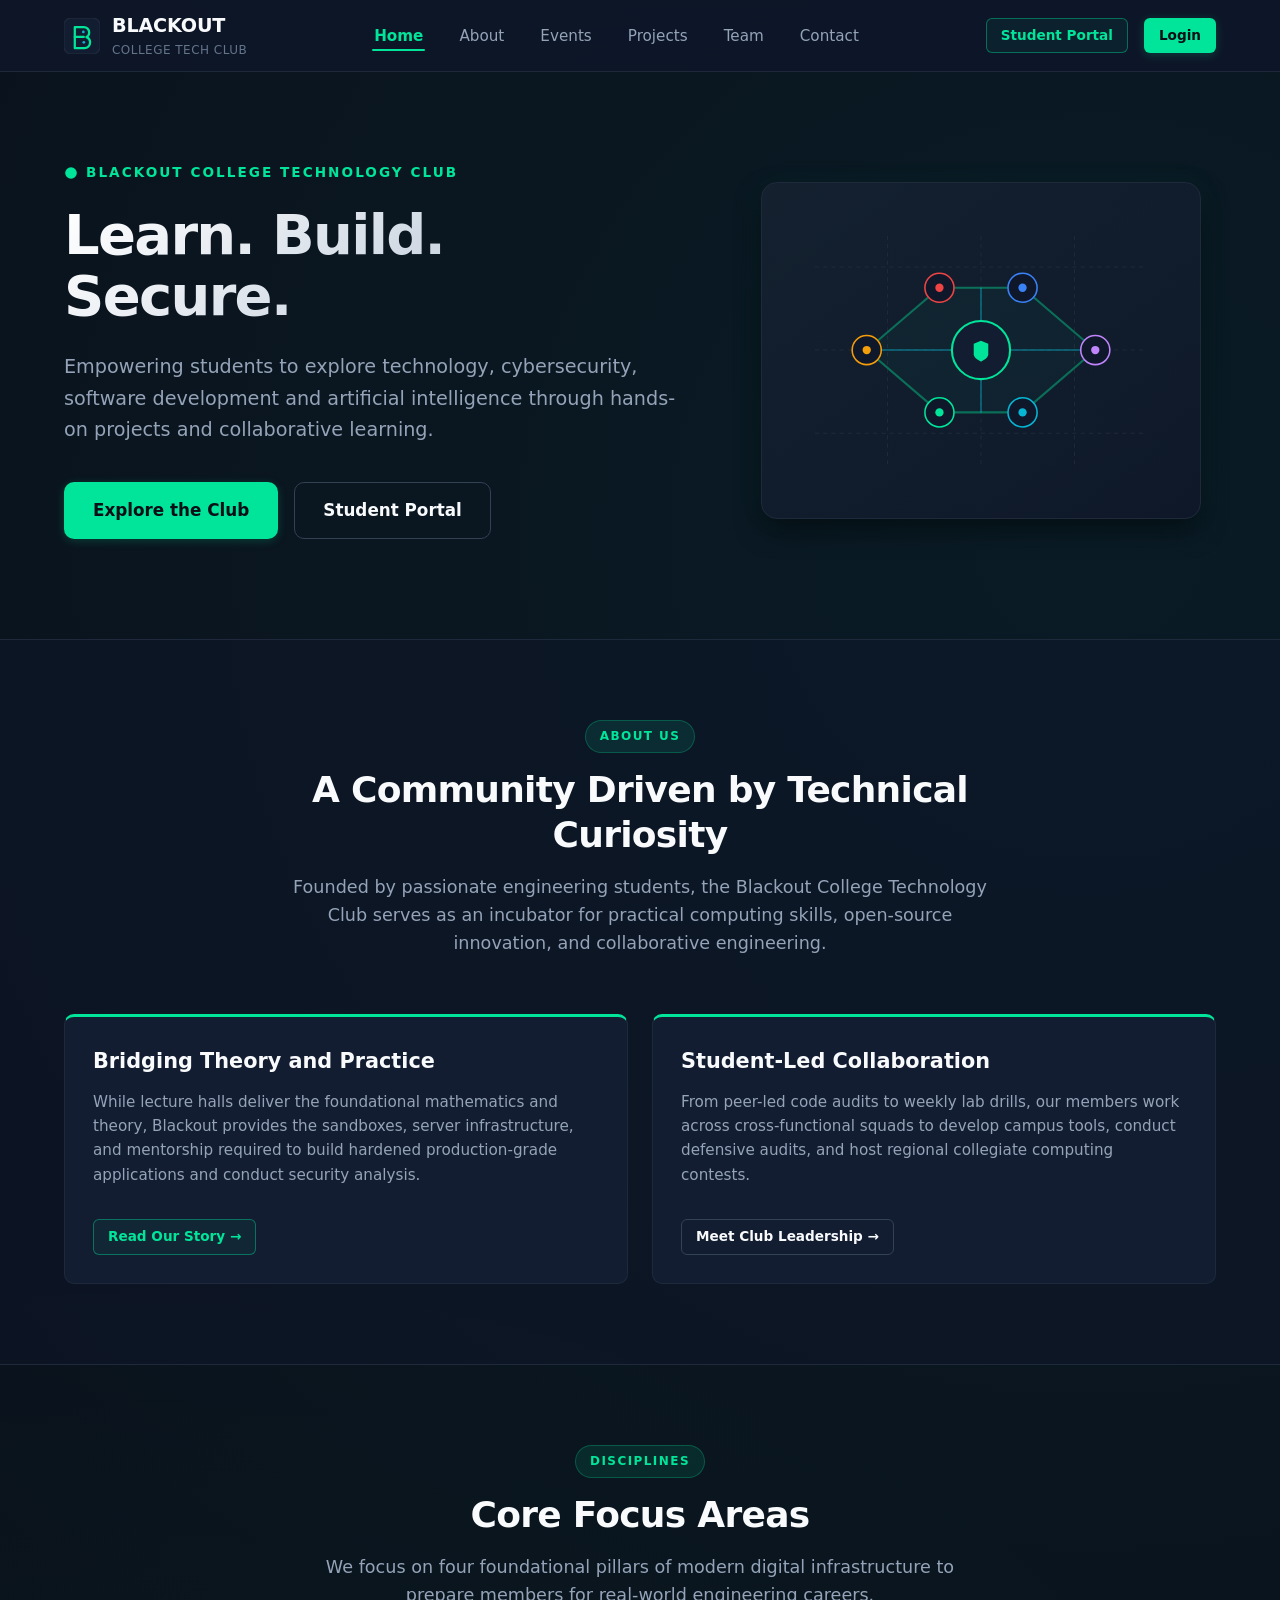
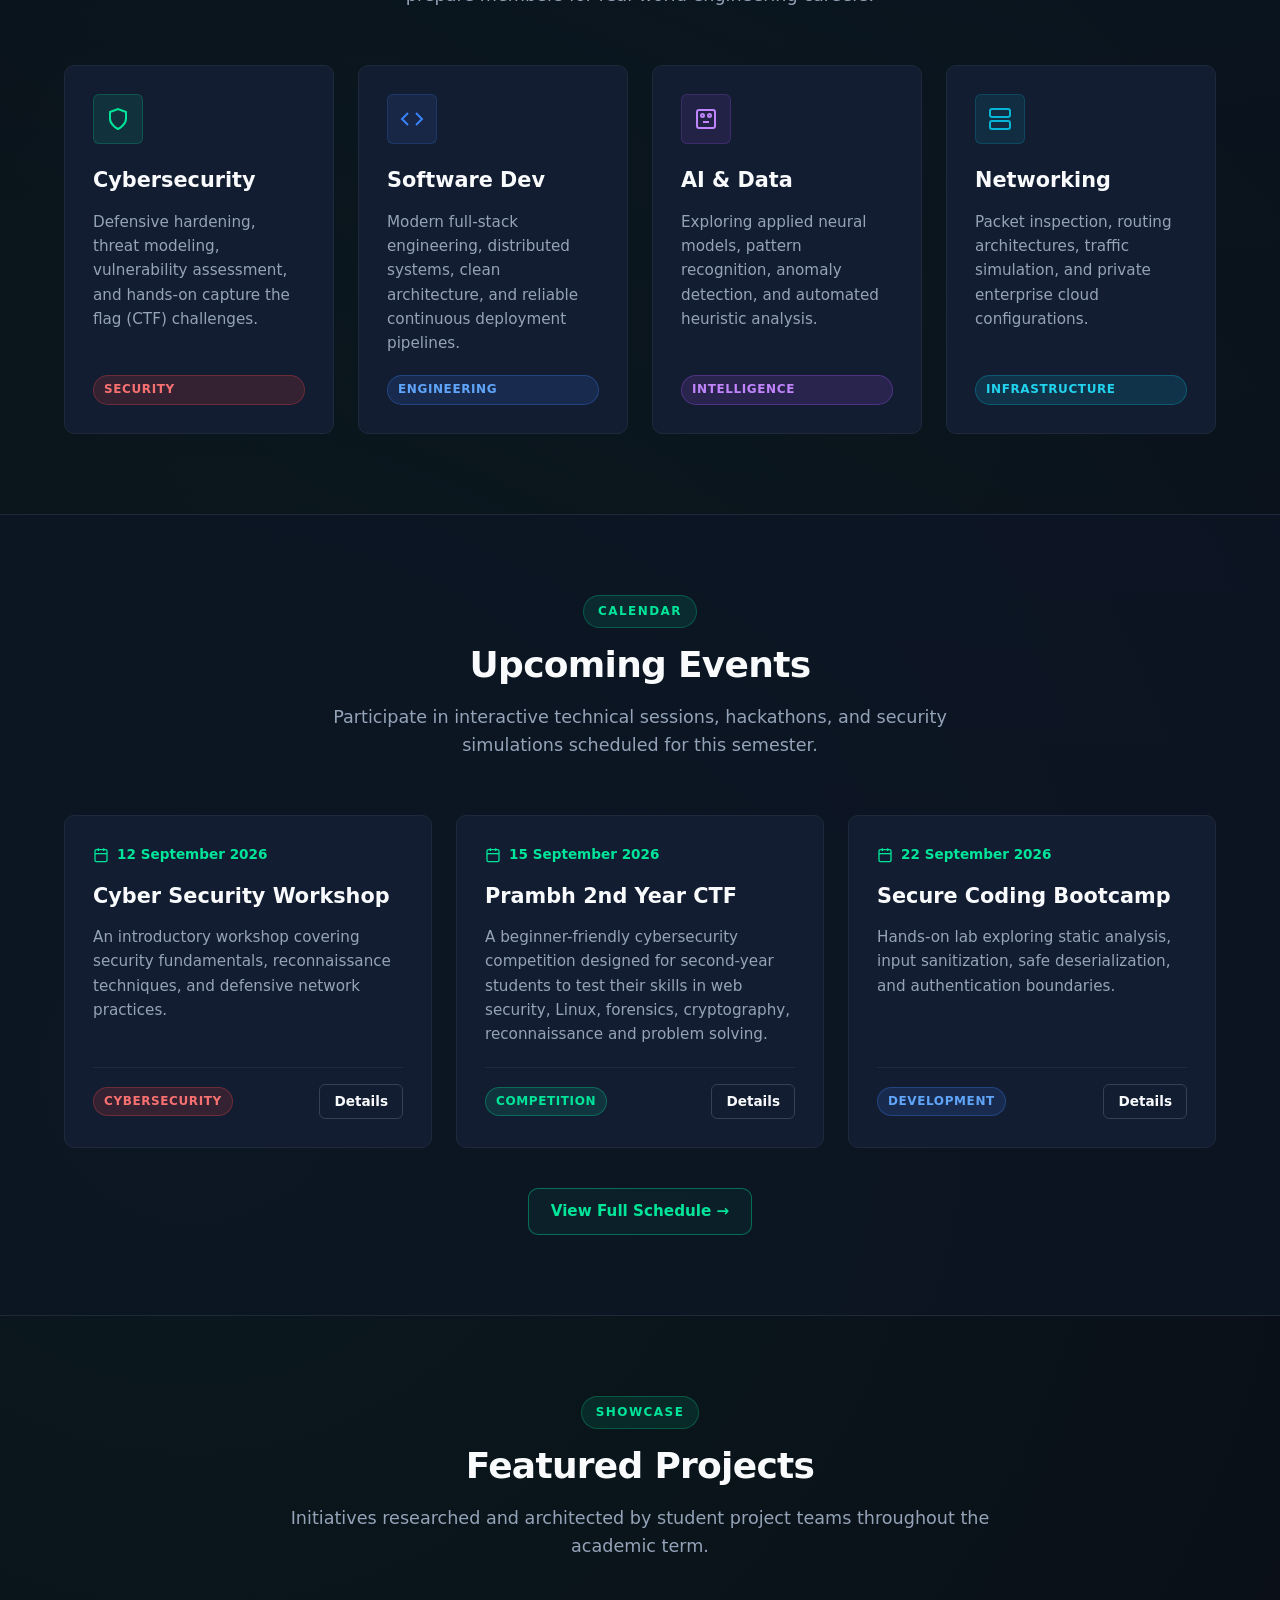
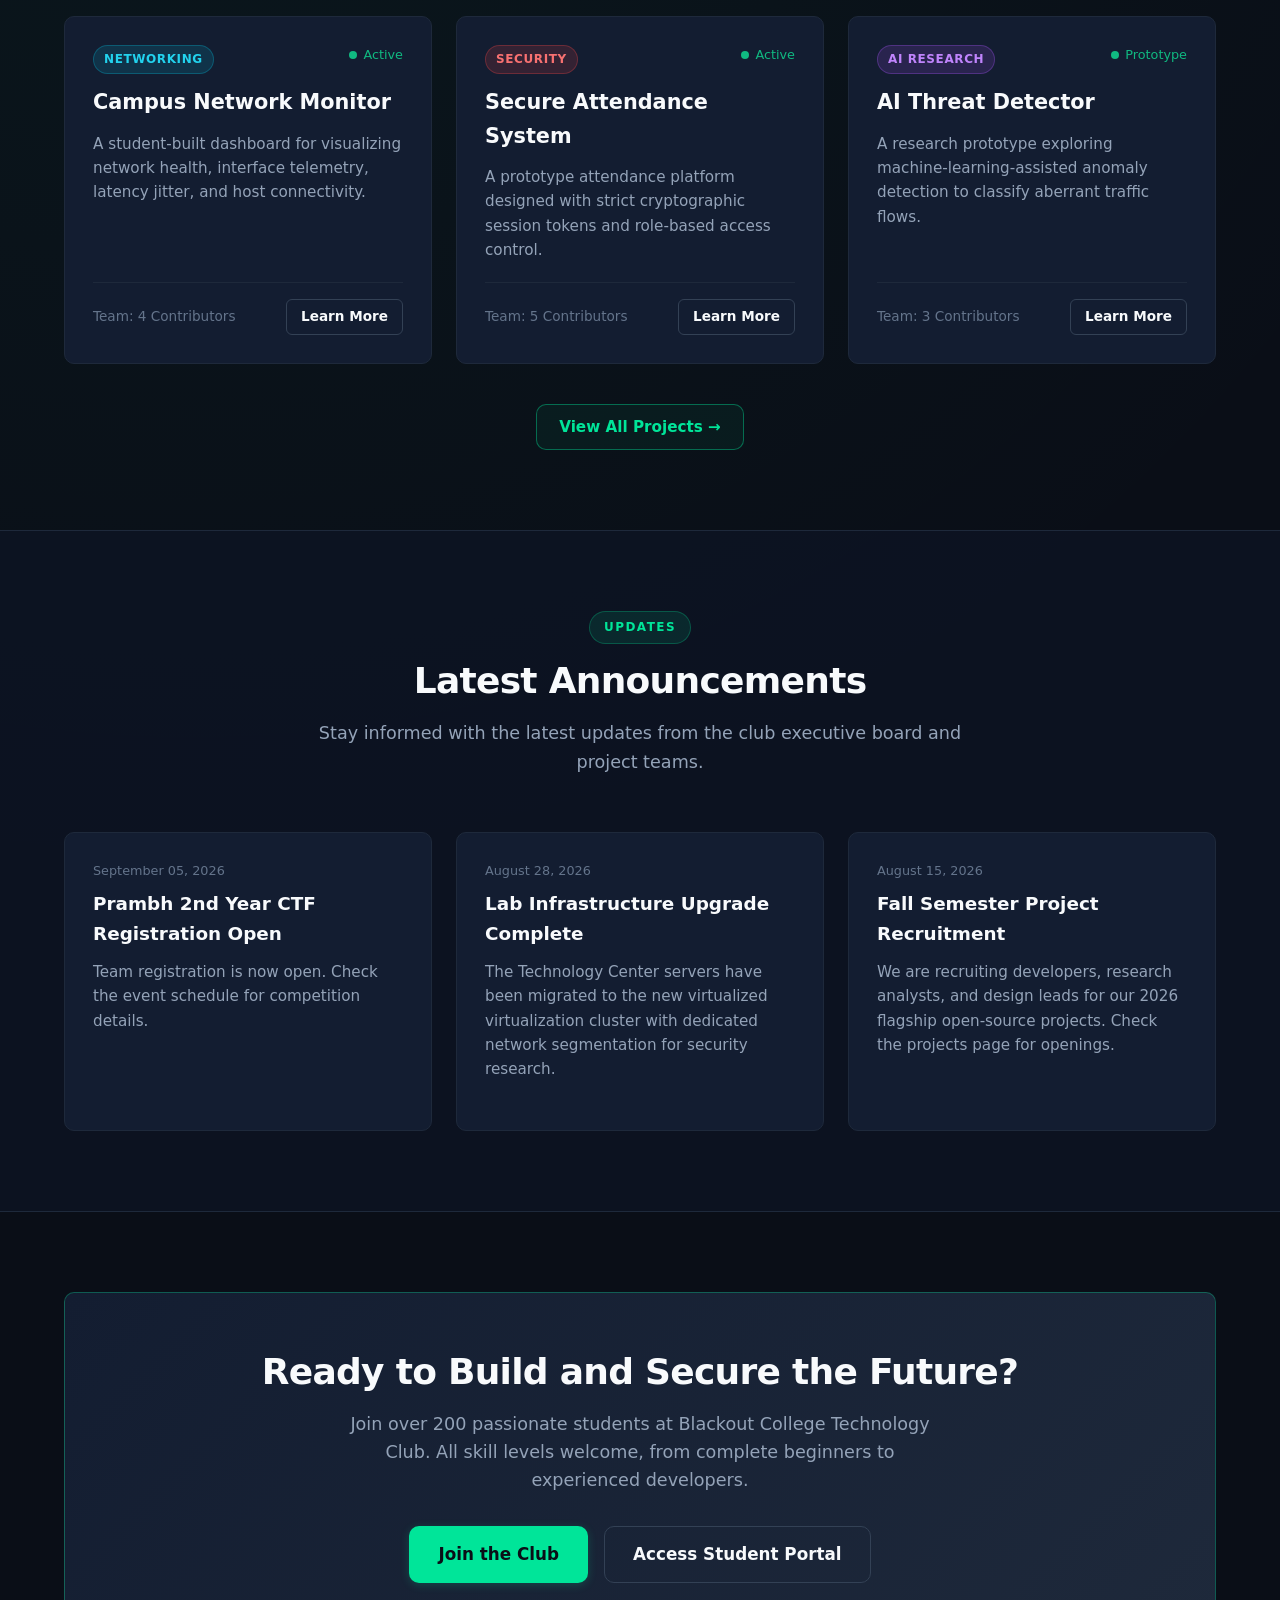
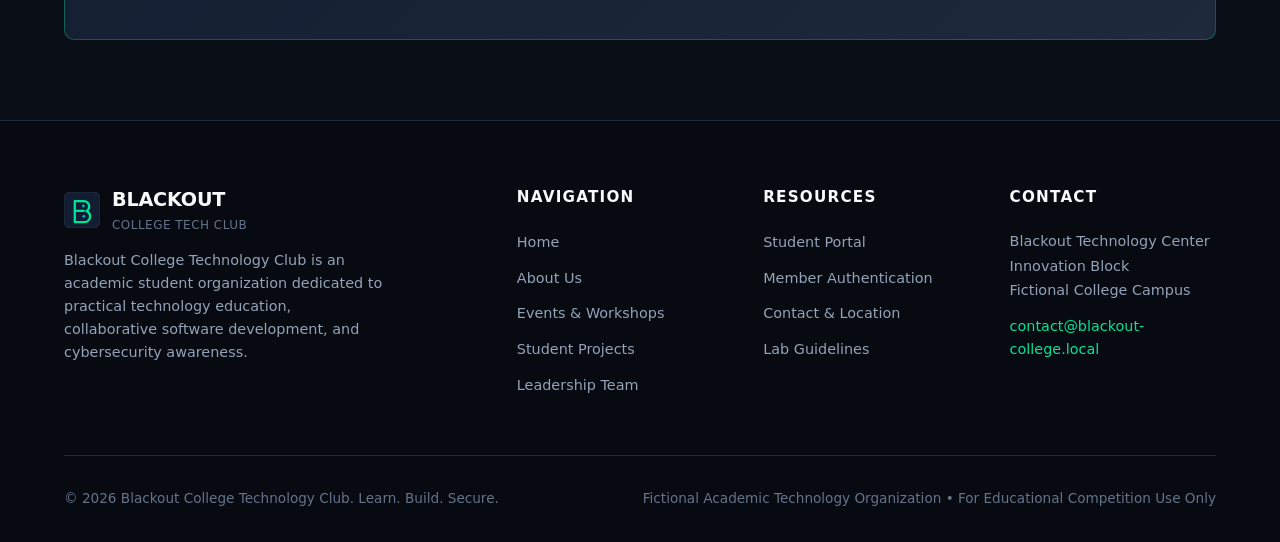
<file: website/index.html>
<!DOCTYPE html>
<html lang="en">
<head>
  <meta charset="UTF-8">
  <meta name="viewport" content="width=device-width, initial-scale=1.0">
  <meta name="description" content="Blackout College Technology Club - Official university club fostering practical skills in cybersecurity, software development, networking, and artificial intelligence.">
  <title>Blackout College Technology Club | Learn. Build. Secure.</title>
  <link rel="stylesheet" href="assets/css/style.css">
</head>
<body>
  <a href="#main-content" class="skip-link">Skip to main content</a>

  <!-- Global Header & Navigation -->
  <header class="site-header">
    <div class="container nav-wrapper">
      <a href="index.html" class="brand-link" aria-label="Blackout College Technology Club Home">
        <svg class="brand-logo-svg" viewBox="0 0 40 40" fill="none" xmlns="http://www.w3.org/2000/svg" aria-hidden="true">
          <rect width="40" height="40" rx="8" fill="#131D31" stroke="#1E293B" stroke-width="1.5"/>
          <path d="M12 10H22C25.3137 10 28 12.6863 28 16C28 18.2372 26.7725 20.188 24.9644 21.2183C27.3551 22.1868 29 24.5218 29 27.25C29 30.7018 26.2018 33.5 22.75 33.5H12V10Z" stroke="#00E599" stroke-width="2.5" stroke-linecap="round" stroke-linejoin="round"/>
          <path d="M12 21H22" stroke="#00E599" stroke-width="2.5" stroke-linecap="round"/>
          <circle cx="21.5" cy="15.5" r="1.5" fill="#06B6D4"/>
          <circle cx="22" cy="27" r="1.5" fill="#06B6D4"/>
        </svg>
        <div>
          <span>BLACKOUT</span>
          <span class="brand-text-sub">COLLEGE TECH CLUB</span>
        </div>
      </a>

      <nav aria-label="Main Navigation">
        <ul class="nav-menu">
          <li><a href="index.html" class="nav-link active">Home</a></li>
          <li><a href="about.html" class="nav-link">About</a></li>
          <li><a href="events.html" class="nav-link">Events</a></li>
          <li><a href="projects.html" class="nav-link">Projects</a></li>
          <li><a href="team.html" class="nav-link">Team</a></li>
          <li><a href="contact.html" class="nav-link">Contact</a></li>
          <li class="nav-menu-portal-item" style="display: none;">
            <a href="portal.html" class="btn btn-sm btn-accent-outline" style="width: 100%; text-align: center; margin-bottom: 8px;">Student Portal</a>
            <a href="login.html" class="btn btn-sm btn-primary" style="width: 100%; text-align: center;">Login</a>
          </li>
        </ul>
      </nav>

      <div class="nav-actions">
        <a href="portal.html" class="btn btn-sm btn-accent-outline">Student Portal</a>
        <a href="login.html" class="btn btn-sm btn-primary">Login</a>
      </div>

      <button class="mobile-nav-toggle" aria-label="Toggle navigation menu" aria-expanded="false">
        <span class="hamburger-line"></span>
      </button>
    </div>
  </header>

  <main id="main-content">
    <!-- Hero Section -->
    <section class="hero">
      <div class="container hero-grid">
        <div class="hero-content">
          <div class="hero-pretitle">
            <svg width="14" height="14" viewBox="0 0 24 24" fill="currentColor">
              <circle cx="12" cy="12" r="10" />
            </svg>
            BLACKOUT COLLEGE TECHNOLOGY CLUB
          </div>
          <h1 class="hero-title">Learn. Build. Secure.</h1>
          <p class="hero-description">
            Empowering students to explore technology, cybersecurity, software development and artificial intelligence through hands-on projects and collaborative learning.
          </p>
          <div class="hero-buttons">
            <a href="about.html" class="btn btn-lg btn-primary">Explore the Club</a>
            <a href="portal.html" class="btn btn-lg btn-outline">Student Portal</a>
          </div>
        </div>

        <div class="hero-graphic">
          <div class="hero-svg-frame">
            <!-- Custom Geometric Network Technology Illustration -->
            <svg viewBox="0 0 360 260" fill="none" xmlns="http://www.w3.org/2000/svg" style="width: 100%; height: auto;">
              <!-- Grid background lines -->
              <line x1="20" y1="50" x2="340" y2="50" stroke="#1E293B" stroke-width="1" stroke-dasharray="4 4" />
              <line x1="20" y1="130" x2="340" y2="130" stroke="#1E293B" stroke-width="1" stroke-dasharray="4 4" />
              <line x1="20" y1="210" x2="340" y2="210" stroke="#1E293B" stroke-width="1" stroke-dasharray="4 4" />
              
              <line x1="90" y1="20" x2="90" y2="240" stroke="#1E293B" stroke-width="1" stroke-dasharray="4 4" />
              <line x1="180" y1="20" x2="180" y2="240" stroke="#1E293B" stroke-width="1" stroke-dasharray="4 4" />
              <line x1="270" y1="20" x2="270" y2="240" stroke="#1E293B" stroke-width="1" stroke-dasharray="4 4" />

              <!-- Interconnecting Data Paths -->
              <path d="M70 130L140 70L220 70L290 130L220 190L140 190Z" stroke="rgba(0, 229, 153, 0.4)" stroke-width="2" fill="rgba(0, 229, 153, 0.03)" />
              <line x1="180" y1="70" x2="180" y2="190" stroke="rgba(6, 182, 212, 0.5)" stroke-width="1.5" />
              <line x1="70" y1="130" x2="290" y2="130" stroke="rgba(6, 182, 212, 0.5)" stroke-width="1.5" />

              <!-- Central Node: Shield / Security Core -->
              <circle cx="180" cy="130" r="28" fill="#131D31" stroke="#00E599" stroke-width="2" />
              <path d="M173 124V134C173 138 180 141 180 141C180 141 187 138 187 134V124L180 121L173 124Z" fill="#00E599" />

              <!-- Outer Tech Nodes -->
              <!-- Node 1: Cyber -->
              <circle cx="140" cy="70" r="14" fill="#0F172A" stroke="#EF4444" stroke-width="1.5" />
              <circle cx="140" cy="70" r="4" fill="#EF4444" />
              
              <!-- Node 2: Dev -->
              <circle cx="220" cy="70" r="14" fill="#0F172A" stroke="#3B82F6" stroke-width="1.5" />
              <circle cx="220" cy="70" r="4" fill="#3B82F6" />

              <!-- Node 3: AI -->
              <circle cx="290" cy="130" r="14" fill="#0F172A" stroke="#C084FC" stroke-width="1.5" />
              <circle cx="290" cy="130" r="4" fill="#C084FC" />

              <!-- Node 4: Network -->
              <circle cx="220" cy="190" r="14" fill="#0F172A" stroke="#06B6D4" stroke-width="1.5" />
              <circle cx="220" cy="190" r="4" fill="#06B6D4" />

              <!-- Node 5: Cloud -->
              <circle cx="140" cy="190" r="14" fill="#0F172A" stroke="#00E599" stroke-width="1.5" />
              <circle cx="140" cy="190" r="4" fill="#00E599" />

              <circle cx="70" cy="130" r="14" fill="#0F172A" stroke="#F59E0B" stroke-width="1.5" />
              <circle cx="70" cy="130" r="4" fill="#F59E0B" />
            </svg>
          </div>
        </div>
      </div>
    </section>

    <!-- 1. About the Club Section -->
    <section class="section section-alt">
      <div class="container">
        <div class="section-header">
          <span class="section-badge">About Us</span>
          <h2 class="section-title">A Community Driven by Technical Curiosity</h2>
          <p class="section-subtitle">
            Founded by passionate engineering students, the Blackout College Technology Club serves as an incubator for practical computing skills, open-source innovation, and collaborative engineering.
          </p>
        </div>
        <div class="grid grid-2" style="align-items: center;">
          <div class="card card-accent-top">
            <h3 class="card-title">Bridging Theory and Practice</h3>
            <p class="card-text">
              While lecture halls deliver the foundational mathematics and theory, Blackout provides the sandboxes, server infrastructure, and mentorship required to build hardened production-grade applications and conduct security analysis.
            </p>
            <div style="margin-top: 12px;">
              <a href="about.html" class="btn btn-accent-outline btn-sm">Read Our Story &rarr;</a>
            </div>
          </div>
          <div class="card card-accent-top">
            <h3 class="card-title">Student-Led Collaboration</h3>
            <p class="card-text">
              From peer-led code audits to weekly lab drills, our members work across cross-functional squads to develop campus tools, conduct defensive audits, and host regional collegiate computing contests.
            </p>
            <div style="margin-top: 12px;">
              <a href="team.html" class="btn btn-outline btn-sm">Meet Club Leadership &rarr;</a>
            </div>
          </div>
        </div>
      </div>
    </section>

    <!-- 2. Focus Areas -->
    <section class="section">
      <div class="container">
        <div class="section-header">
          <span class="section-badge">Disciplines</span>
          <h2 class="section-title">Core Focus Areas</h2>
          <p class="section-subtitle">
            We focus on four foundational pillars of modern digital infrastructure to prepare members for real-world engineering careers.
          </p>
        </div>

        <div class="grid grid-4">
          <!-- Cybersecurity -->
          <div class="card">
            <div class="card-icon-box">
              <svg width="24" height="24" viewBox="0 0 24 24" fill="none" stroke="currentColor" stroke-width="2">
                <path d="M12 22s8-4 8-10V5l-8-3-8 3v7c0 6 8 10 8 10z"/>
              </svg>
            </div>
            <h3 class="card-title">Cybersecurity</h3>
            <p class="card-text">
              Defensive hardening, threat modeling, vulnerability assessment, and hands-on capture the flag (CTF) challenges.
            </p>
            <span class="badge badge-cyber">Security</span>
          </div>

          <!-- Software Development -->
          <div class="card">
            <div class="card-icon-box blue">
              <svg width="24" height="24" viewBox="0 0 24 24" fill="none" stroke="currentColor" stroke-width="2">
                <polyline points="16 18 22 12 16 6"/>
                <polyline points="8 6 2 12 8 18"/>
              </svg>
            </div>
            <h3 class="card-title">Software Dev</h3>
            <p class="card-text">
              Modern full-stack engineering, distributed systems, clean architecture, and reliable continuous deployment pipelines.
            </p>
            <span class="badge badge-dev">Engineering</span>
          </div>

          <!-- Artificial Intelligence -->
          <div class="card">
            <div class="card-icon-box purple">
              <svg width="24" height="24" viewBox="0 0 24 24" fill="none" stroke="currentColor" stroke-width="2">
                <rect x="3" y="3" width="18" height="18" rx="2"/>
                <circle cx="8.5" cy="8.5" r="1.5"/>
                <circle cx="15.5" cy="8.5" r="1.5"/>
                <path d="M9 15h6"/>
              </svg>
            </div>
            <h3 class="card-title">AI & Data</h3>
            <p class="card-text">
              Exploring applied neural models, pattern recognition, anomaly detection, and automated heuristic analysis.
            </p>
            <span class="badge badge-ai">Intelligence</span>
          </div>

          <!-- Networking -->
          <div class="card">
            <div class="card-icon-box cyan">
              <svg width="24" height="24" viewBox="0 0 24 24" fill="none" stroke="currentColor" stroke-width="2">
                <rect x="2" y="2" width="20" height="8" rx="2"/>
                <rect x="2" y="14" width="20" height="8" rx="2"/>
                <line x1="6" y1="6" x2="6.01" y2="6"/>
                <line x1="6" y1="18" x2="6.01" y2="18"/>
              </svg>
            </div>
            <h3 class="card-title">Networking</h3>
            <p class="card-text">
              Packet inspection, routing architectures, traffic simulation, and private enterprise cloud configurations.
            </p>
            <span class="badge badge-network">Infrastructure</span>
          </div>
        </div>
      </div>
    </section>

    <!-- 3. Upcoming Events -->
    <section class="section section-alt">
      <div class="container">
        <div class="section-header">
          <span class="section-badge">Calendar</span>
          <h2 class="section-title">Upcoming Events</h2>
          <p class="section-subtitle">
            Participate in interactive technical sessions, hackathons, and security simulations scheduled for this semester.
          </p>
        </div>

        <div class="grid grid-3">
          <!-- Event 1 -->
          <div class="card">
            <div class="event-date-badge">
              <svg width="16" height="16" viewBox="0 0 24 24" fill="none" stroke="currentColor" stroke-width="2">
                <rect x="3" y="4" width="18" height="18" rx="2" ry="2"/>
                <line x1="16" y1="2" x2="16" y2="6"/>
                <line x1="8" y1="2" x2="8" y2="6"/>
                <line x1="3" y1="10" x2="21" y2="10"/>
              </svg>
              12 September 2026
            </div>
            <h3 class="card-title">Cyber Security Workshop</h3>
            <p class="card-text">
              An introductory workshop covering security fundamentals, reconnaissance techniques, and defensive network practices.
            </p>
            <div class="card-meta">
              <span class="badge badge-cyber">Cybersecurity</span>
              <a href="events.html" class="btn btn-sm btn-outline">Details</a>
            </div>
          </div>

          <!-- Event 2 -->
          <div class="card">
            <div class="event-date-badge">
              <svg width="16" height="16" viewBox="0 0 24 24" fill="none" stroke="currentColor" stroke-width="2">
                <rect x="3" y="4" width="18" height="18" rx="2" ry="2"/>
                <line x1="16" y1="2" x2="16" y2="6"/>
                <line x1="8" y1="2" x2="8" y2="6"/>
                <line x1="3" y1="10" x2="21" y2="10"/>
              </svg>
              15 September 2026
            </div>
            <h3 class="card-title">Prambh 2nd Year CTF</h3>
            <p class="card-text">
              A beginner-friendly cybersecurity competition designed for second-year students to test their skills in web security, Linux, forensics, cryptography, reconnaissance and problem solving.
            </p>
            <div class="card-meta">
              <span class="badge badge-general">Competition</span>
              <a href="events.html" class="btn btn-sm btn-outline">Details</a>
            </div>
          </div>

          <!-- Event 3 -->
          <div class="card">
            <div class="event-date-badge">
              <svg width="16" height="16" viewBox="0 0 24 24" fill="none" stroke="currentColor" stroke-width="2">
                <rect x="3" y="4" width="18" height="18" rx="2" ry="2"/>
                <line x1="16" y1="2" x2="16" y2="6"/>
                <line x1="8" y1="2" x2="8" y2="6"/>
                <line x1="3" y1="10" x2="21" y2="10"/>
              </svg>
              22 September 2026
            </div>
            <h3 class="card-title">Secure Coding Bootcamp</h3>
            <p class="card-text">
              Hands-on lab exploring static analysis, input sanitization, safe deserialization, and authentication boundaries.
            </p>
            <div class="card-meta">
              <span class="badge badge-dev">Development</span>
              <a href="events.html" class="btn btn-sm btn-outline">Details</a>
            </div>
          </div>
        </div>

        <div style="text-align: center; margin-top: 40px;">
          <a href="events.html" class="btn btn-accent-outline">View Full Schedule &rarr;</a>
        </div>
      </div>
    </section>

    <!-- 4. Featured Projects -->
    <section class="section">
      <div class="container">
        <div class="section-header">
          <span class="section-badge">Showcase</span>
          <h2 class="section-title">Featured Projects</h2>
          <p class="section-subtitle">
            Initiatives researched and architected by student project teams throughout the academic term.
          </p>
        </div>

        <div class="grid grid-3">
          <!-- Project 1 -->
          <div class="card">
            <div style="display: flex; justify-content: space-between; align-items: flex-start; margin-bottom: 12px;">
              <span class="badge badge-network">Networking</span>
              <span class="project-status"><span class="status-dot"></span> Active</span>
            </div>
            <h3 class="card-title">Campus Network Monitor</h3>
            <p class="card-text">
              A student-built dashboard for visualizing network health, interface telemetry, latency jitter, and host connectivity.
            </p>
            <div class="card-meta">
              <span>Team: 4 Contributors</span>
              <a href="projects.html" class="btn btn-sm btn-outline">Learn More</a>
            </div>
          </div>

          <!-- Project 2 -->
          <div class="card">
            <div style="display: flex; justify-content: space-between; align-items: flex-start; margin-bottom: 12px;">
              <span class="badge badge-cyber">Security</span>
              <span class="project-status"><span class="status-dot"></span> Active</span>
            </div>
            <h3 class="card-title">Secure Attendance System</h3>
            <p class="card-text">
              A prototype attendance platform designed with strict cryptographic session tokens and role-based access control.
            </p>
            <div class="card-meta">
              <span>Team: 5 Contributors</span>
              <a href="projects.html" class="btn btn-sm btn-outline">Learn More</a>
            </div>
          </div>

          <!-- Project 3 -->
          <div class="card">
            <div style="display: flex; justify-content: space-between; align-items: flex-start; margin-bottom: 12px;">
              <span class="badge badge-ai">AI Research</span>
              <span class="project-status"><span class="status-dot"></span> Prototype</span>
            </div>
            <h3 class="card-title">AI Threat Detector</h3>
            <p class="card-text">
              A research prototype exploring machine-learning-assisted anomaly detection to classify aberrant traffic flows.
            </p>
            <div class="card-meta">
              <span>Team: 3 Contributors</span>
              <a href="projects.html" class="btn btn-sm btn-outline">Learn More</a>
            </div>
          </div>
        </div>

        <div style="text-align: center; margin-top: 40px;">
          <a href="projects.html" class="btn btn-accent-outline">View All Projects &rarr;</a>
        </div>
      </div>
    </section>

    <!-- 5. Latest Announcements -->
    <section class="section section-alt">
      <div class="container">
        <div class="section-header">
          <span class="section-badge">Updates</span>
          <h2 class="section-title">Latest Announcements</h2>
          <p class="section-subtitle">
            Stay informed with the latest updates from the club executive board and project teams.
          </p>
        </div>

        <div class="grid grid-3">
          <div class="card">
            <div style="font-size: 0.8rem; color: var(--text-muted); margin-bottom: 8px;">September 05, 2026</div>
            <h3 class="card-title" style="font-size: 1.15rem;">Prambh 2nd Year CTF Registration Open</h3>
            <p class="card-text">
              Team registration is now open. Check the event schedule for competition details.
            </p>
          </div>

          <div class="card">
            <div style="font-size: 0.8rem; color: var(--text-muted); margin-bottom: 8px;">August 28, 2026</div>
            <h3 class="card-title" style="font-size: 1.15rem;">Lab Infrastructure Upgrade Complete</h3>
            <p class="card-text">
              The Technology Center servers have been migrated to the new virtualized virtualization cluster with dedicated network segmentation for security research.
            </p>
          </div>

          <div class="card">
            <div style="font-size: 0.8rem; color: var(--text-muted); margin-bottom: 8px;">August 15, 2026</div>
            <h3 class="card-title" style="font-size: 1.15rem;">Fall Semester Project Recruitment</h3>
            <p class="card-text">
              We are recruiting developers, research analysts, and design leads for our 2026 flagship open-source projects. Check the projects page for openings.
            </p>
          </div>
        </div>
      </div>
    </section>

    <!-- 6. Join the Community CTA -->
    <section class="section">
      <div class="container">
        <div class="card" style="background: linear-gradient(135deg, #131d31 0%, #1e293b 100%); border-color: rgba(0, 229, 153, 0.3); padding: 56px 40px; text-align: center;">
          <h2 class="section-title" style="margin-bottom: 16px;">Ready to Build and Secure the Future?</h2>
          <p class="section-subtitle" style="max-width: 600px; margin: 0 auto 32px;">
            Join over 200 passionate students at Blackout College Technology Club. All skill levels welcome, from complete beginners to experienced developers.
          </p>
          <div style="display: flex; gap: 16px; justify-content: center; flex-wrap: wrap;">
            <a href="contact.html" class="btn btn-lg btn-primary">Join the Club</a>
            <a href="portal.html" class="btn btn-lg btn-outline">Access Student Portal</a>
          </div>
        </div>
      </div>
    </section>
  </main>

  <!-- Global Footer -->
  <!-- temporary deployment note: web mirror operational; verification checklist filed under internal audits -->
  <footer class="site-footer">
    <div class="container">
      <div class="footer-grid">
        <div class="footer-brand">
          <a href="index.html" class="brand-link">
            <svg class="brand-logo-svg" viewBox="0 0 40 40" fill="none" xmlns="http://www.w3.org/2000/svg" aria-hidden="true">
              <rect width="40" height="40" rx="8" fill="#131D31" stroke="#1E293B" stroke-width="1.5"/>
              <path d="M12 10H22C25.3137 10 28 12.6863 28 16C28 18.2372 26.7725 20.188 24.9644 21.2183C27.3551 22.1868 29 24.5218 29 27.25C29 30.7018 26.2018 33.5 22.75 33.5H12V10Z" stroke="#00E599" stroke-width="2.5" stroke-linecap="round" stroke-linejoin="round"/>
              <path d="M12 21H22" stroke="#00E599" stroke-width="2.5" stroke-linecap="round"/>
              <circle cx="21.5" cy="15.5" r="1.5" fill="#06B6D4"/>
              <circle cx="22" cy="27" r="1.5" fill="#06B6D4"/>
            </svg>
            <div>
              <span>BLACKOUT</span>
              <span class="brand-text-sub">COLLEGE TECH CLUB</span>
            </div>
          </a>
          <p>
            Blackout College Technology Club is an academic student organization dedicated to practical technology education, collaborative software development, and cybersecurity awareness.
          </p>
        </div>

        <div>
          <h4 class="footer-col-title">Navigation</h4>
          <ul class="footer-links">
            <li><a href="index.html">Home</a></li>
            <li><a href="about.html">About Us</a></li>
            <li><a href="events.html">Events & Workshops</a></li>
            <li><a href="projects.html">Student Projects</a></li>
            <li><a href="team.html">Leadership Team</a></li>
          </ul>
        </div>

        <div>
          <h4 class="footer-col-title">Resources</h4>
          <ul class="footer-links">
            <li><a href="portal.html">Student Portal</a></li>
            <li><a href="login.html">Member Authentication</a></li>
            <li><a href="contact.html">Contact & Location</a></li>
            <li><a href="#main-content">Lab Guidelines</a></li>
          </ul>
        </div>

        <div>
          <h4 class="footer-col-title">Contact</h4>
          <p style="font-size: 0.9rem; line-height: 1.7; margin-bottom: 12px;">
            Blackout Technology Center<br>
            Innovation Block<br>
            Fictional College Campus
          </p>
          <p style="font-size: 0.9rem; color: var(--accent-primary);">
            contact@blackout-college.local
          </p>
        </div>
      </div>

      <div class="footer-bottom">
        <div>
          &copy; 2026 Blackout College Technology Club. Learn. Build. Secure.
        </div>
        <div>
          Fictional Academic Technology Organization &bull; For Educational Competition Use Only
        </div>
      </div>
    </div>
  </footer>

  <script src="assets/js/main.js"></script>
</body>
</html>
</file>
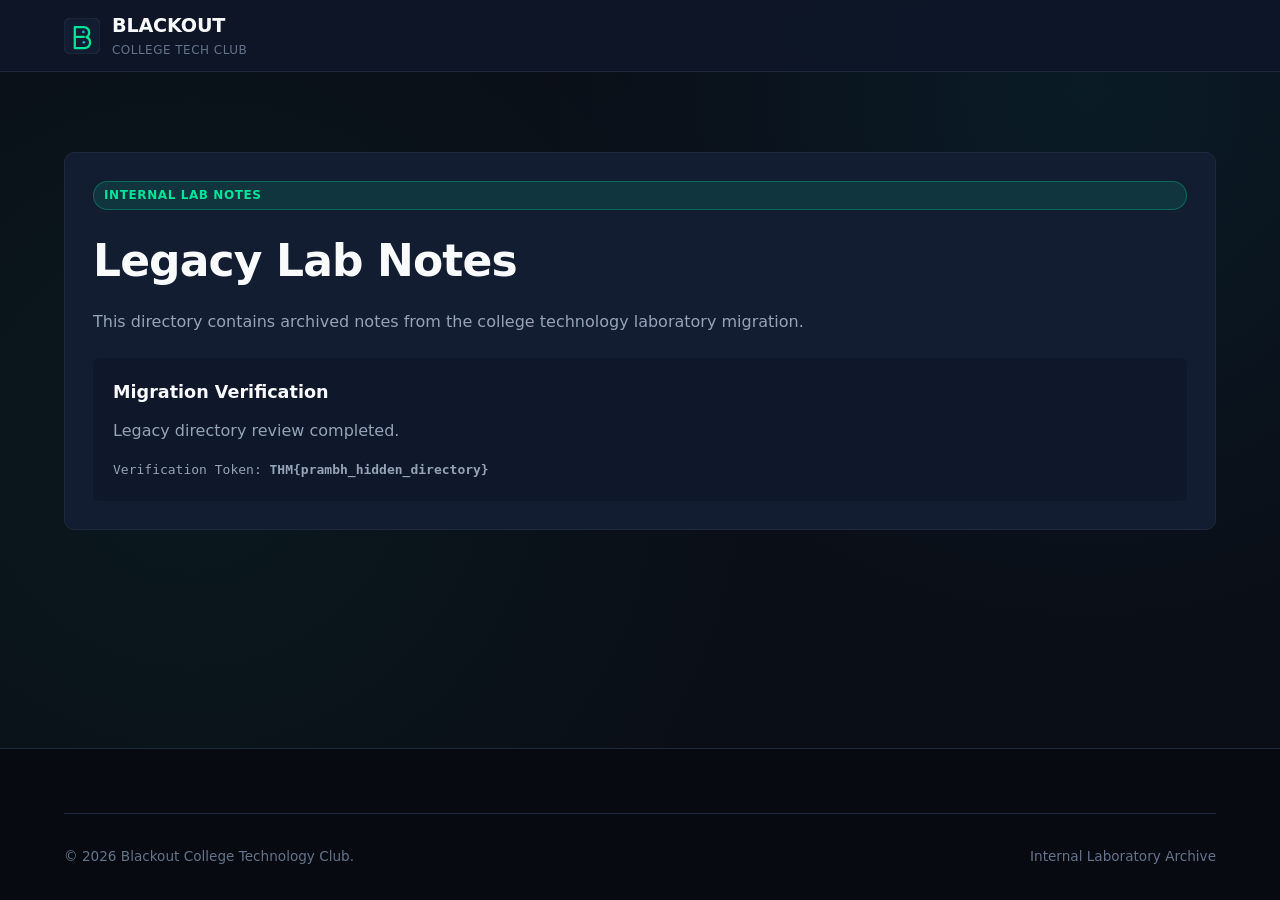
<file: website/lab-notes/index.html>
<!DOCTYPE html>
<html lang="en">
<head>
  <meta charset="UTF-8">
  <meta name="viewport" content="width=device-width, initial-scale=1.0">
  <title>Lab Notes | Blackout College Technology Club</title>
  <link rel="stylesheet" href="../assets/css/style.css">
</head>

<body>

  <header class="site-header">
    <div class="container nav-wrapper">

      <a href="../index.html" class="brand-link">
        <svg class="brand-logo-svg" viewBox="0 0 40 40" fill="none" xmlns="http://www.w3.org/2000/svg">
          <rect width="40" height="40" rx="8" fill="#131D31" stroke="#1E293B" stroke-width="1.5"/>
          <path d="M12 10H22C25.3137 10 28 12.6863 28 16C28 18.2372 26.7725 20.188 24.9644 21.2183C27.3551 22.1868 29 24.5218 29 27.25C29 30.7018 26.2018 33.5 22.75 33.5H12V10Z" stroke="#00E599" stroke-width="2.5" stroke-linecap="round" stroke-linejoin="round"/>
          <path d="M12 21H22" stroke="#00E599" stroke-width="2.5" stroke-linecap="round"/>
          <circle cx="21.5" cy="15.5" r="1.5" fill="#06B6D4"/>
          <circle cx="22" cy="27" r="1.5" fill="#06B6D4"/>
        </svg>

        <div>
          <span>BLACKOUT</span>
          <span class="brand-text-sub">COLLEGE TECH CLUB</span>
        </div>
      </a>

    </div>
  </header>

  <main id="main-content" class="section">
    <div class="container">

      <div class="card">

        <span class="badge badge-general">
          INTERNAL LAB NOTES
        </span>

        <h1 class="page-title" style="margin-top: 16px;">
          Legacy Lab Notes
        </h1>

        <p>
          This directory contains archived notes from the college technology
          laboratory migration.
        </p>

        <div
          style="
            margin-top: 24px;
            padding: 20px;
            background: var(--bg-secondary);
            border-radius: var(--radius-sm);
          "
        >

          <h2 style="font-size: 1.1rem; margin-bottom: 12px;">
            Migration Verification
          </h2>

          <p style="color: var(--text-secondary);">
            Legacy directory review completed.
          </p>

          <p style="margin-top: 16px; font-family: monospace;">
            Verification Token:
            <strong>THM{prambh_hidden_directory}</strong>
          </p>

        </div>

      </div>

    </div>
  </main>

  <footer class="site-footer">
    <div class="container">

      <div class="footer-bottom">
        <div>
          &copy; 2026 Blackout College Technology Club.
        </div>

        <div>
          Internal Laboratory Archive
        </div>
      </div>

    </div>
  </footer>

</body>
</html>
</file>
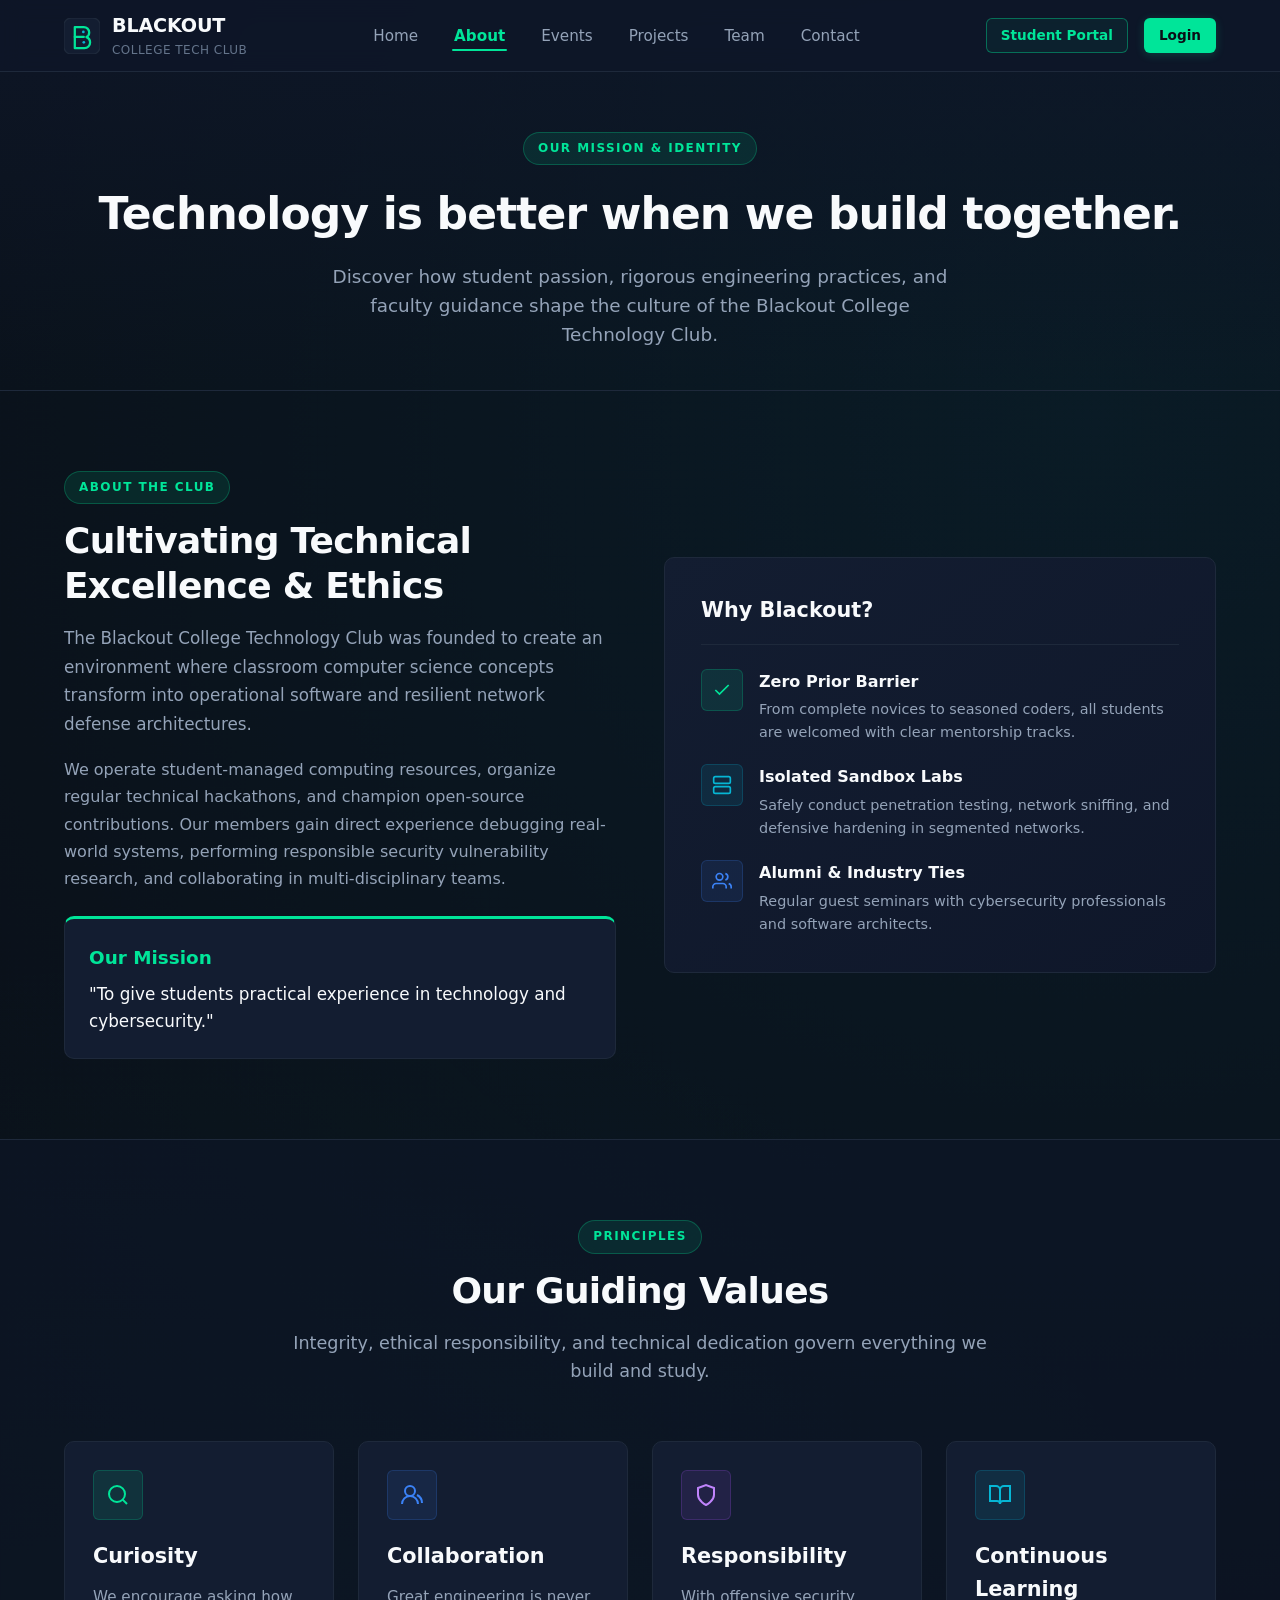
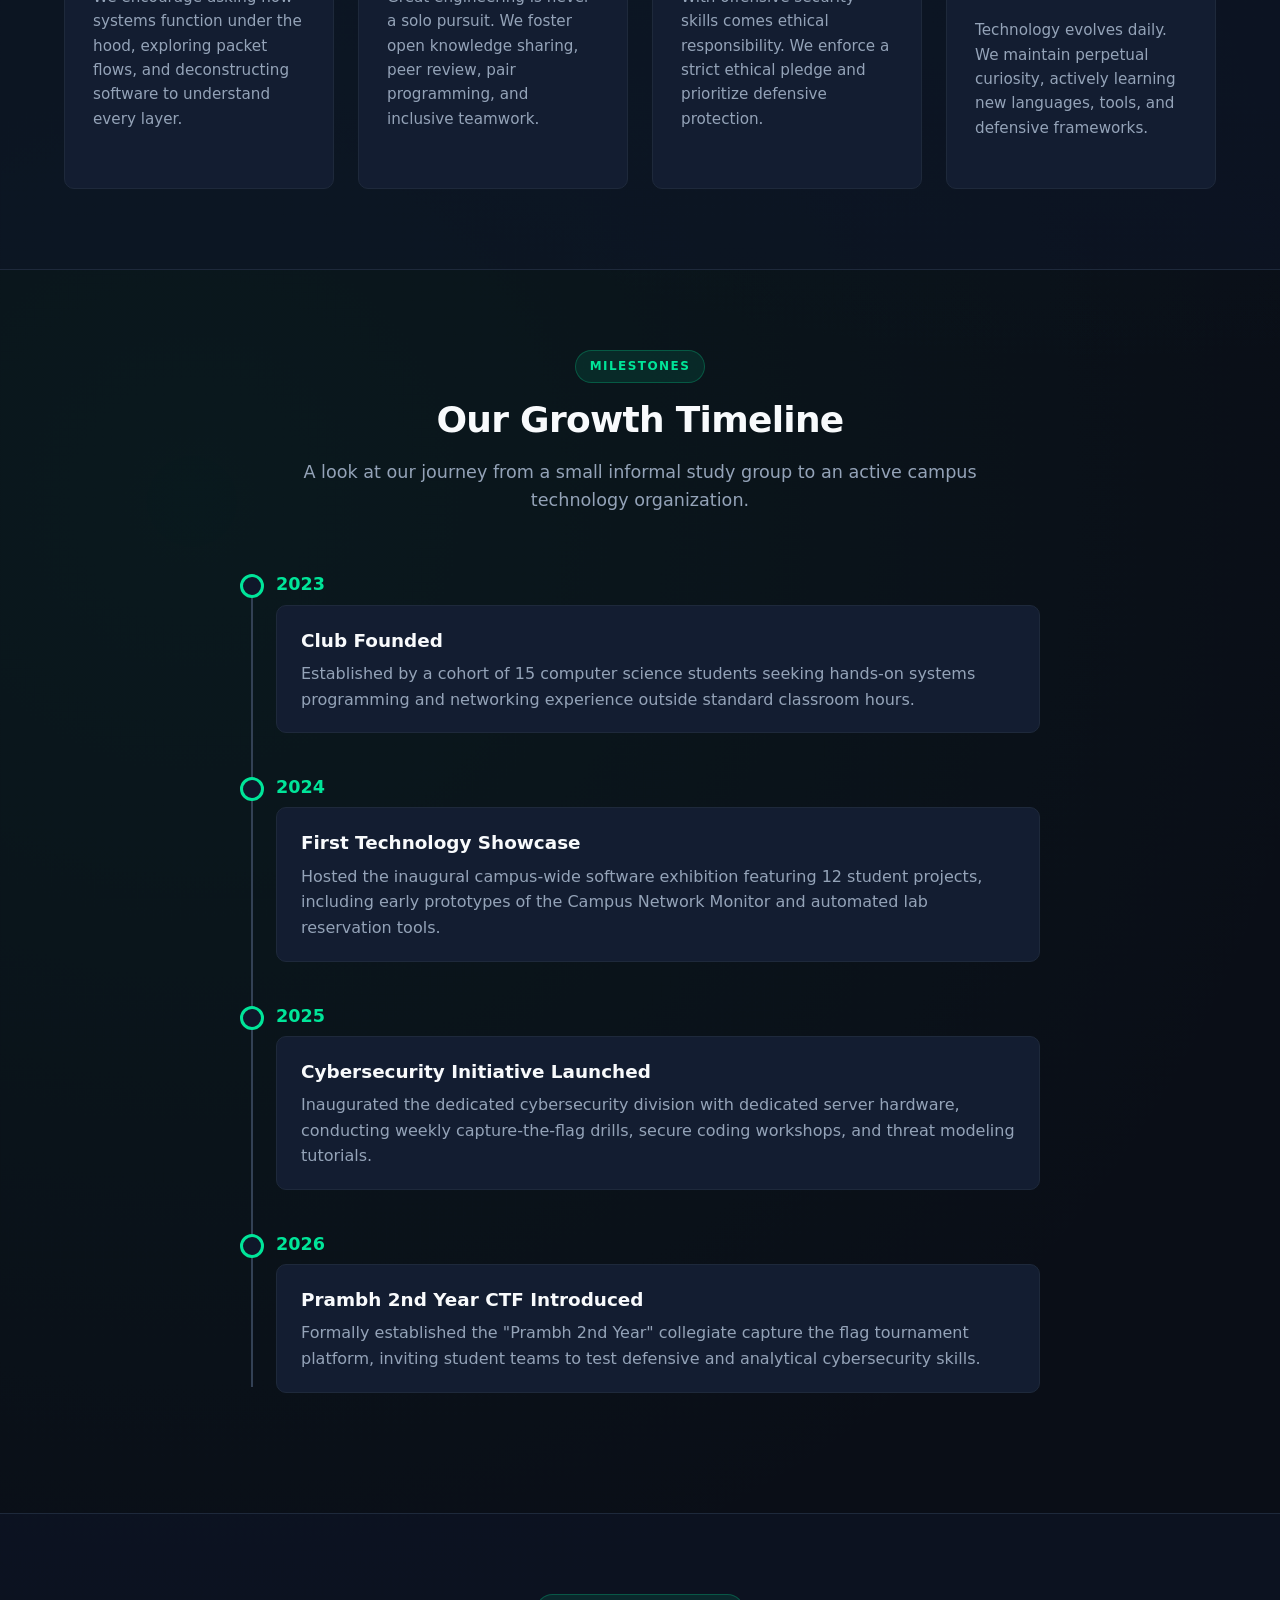
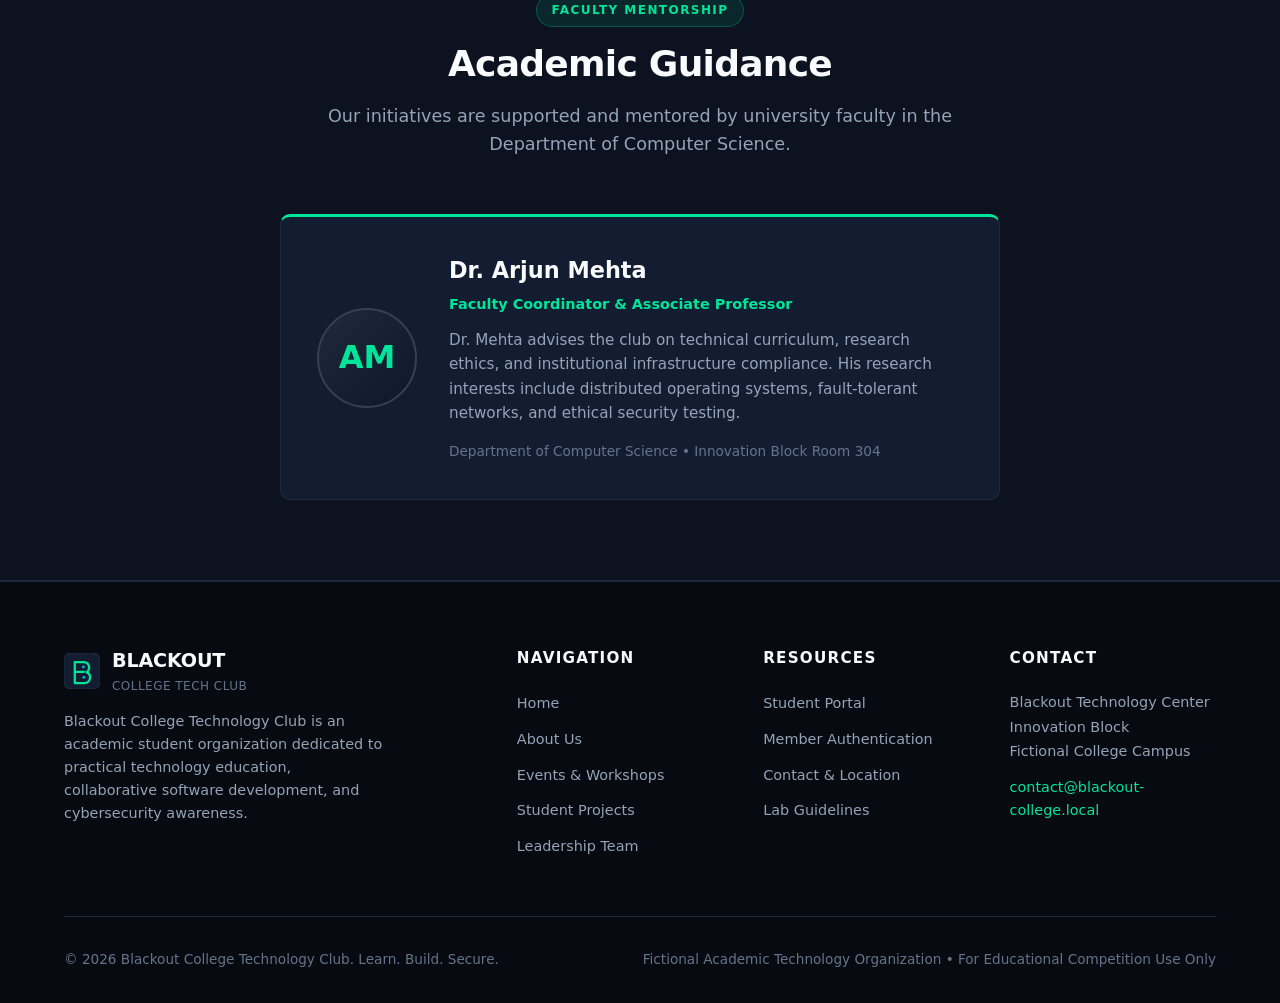
<file: website/about.html>
<!DOCTYPE html>
<html lang="en">
<head>
  <meta charset="UTF-8">
  <meta name="viewport" content="width=device-width, initial-scale=1.0">
  <meta name="description" content="Learn about the mission, values, history, and faculty mentorship behind Blackout College Technology Club.">
  <title>About Us | Blackout College Technology Club</title>
  <link rel="stylesheet" href="assets/css/style.css">
</head>
<body>
  <a href="#main-content" class="skip-link">Skip to main content</a>

  <!-- Global Header -->
  <header class="site-header">
    <div class="container nav-wrapper">
      <a href="index.html" class="brand-link" aria-label="Blackout College Technology Club Home">
        <svg class="brand-logo-svg" viewBox="0 0 40 40" fill="none" xmlns="http://www.w3.org/2000/svg" aria-hidden="true">
          <rect width="40" height="40" rx="8" fill="#131D31" stroke="#1E293B" stroke-width="1.5"/>
          <path d="M12 10H22C25.3137 10 28 12.6863 28 16C28 18.2372 26.7725 20.188 24.9644 21.2183C27.3551 22.1868 29 24.5218 29 27.25C29 30.7018 26.2018 33.5 22.75 33.5H12V10Z" stroke="#00E599" stroke-width="2.5" stroke-linecap="round" stroke-linejoin="round"/>
          <path d="M12 21H22" stroke="#00E599" stroke-width="2.5" stroke-linecap="round"/>
          <circle cx="21.5" cy="15.5" r="1.5" fill="#06B6D4"/>
          <circle cx="22" cy="27" r="1.5" fill="#06B6D4"/>
        </svg>
        <div>
          <span>BLACKOUT</span>
          <span class="brand-text-sub">COLLEGE TECH CLUB</span>
        </div>
      </a>

      <nav aria-label="Main Navigation">
        <ul class="nav-menu">
          <li><a href="index.html" class="nav-link">Home</a></li>
          <li><a href="about.html" class="nav-link active">About</a></li>
          <li><a href="events.html" class="nav-link">Events</a></li>
          <li><a href="projects.html" class="nav-link">Projects</a></li>
          <li><a href="team.html" class="nav-link">Team</a></li>
          <li><a href="contact.html" class="nav-link">Contact</a></li>
          <li class="nav-menu-portal-item" style="display: none;">
            <a href="portal.html" class="btn btn-sm btn-accent-outline" style="width: 100%; text-align: center; margin-bottom: 8px;">Student Portal</a>
            <a href="login.html" class="btn btn-sm btn-primary" style="width: 100%; text-align: center;">Login</a>
          </li>
        </ul>
      </nav>

      <div class="nav-actions">
        <a href="portal.html" class="btn btn-sm btn-accent-outline">Student Portal</a>
        <a href="login.html" class="btn btn-sm btn-primary">Login</a>
      </div>

      <button class="mobile-nav-toggle" aria-label="Toggle navigation menu" aria-expanded="false">
        <span class="hamburger-line"></span>
      </button>
    </div>
  </header>

  <main id="main-content">
    <!-- Page Hero Banner -->
    <section class="page-header">
      <div class="container">
        <span class="section-badge">Our Mission & Identity</span>
        <h1 class="page-title">Technology is better when we build together.</h1>
        <p class="page-subtitle">
          Discover how student passion, rigorous engineering practices, and faculty guidance shape the culture of the Blackout College Technology Club.
        </p>
      </div>
    </section>

    <!-- About the Club & Mission -->
    <section class="section">
      <div class="container">
        <div class="grid grid-2" style="align-items: center; gap: 48px;">
          <div>
            <span class="section-badge">About the Club</span>
            <h2 class="section-title">Cultivating Technical Excellence & Ethics</h2>
            <p style="margin-bottom: 18px; font-size: 1.05rem; line-height: 1.7;">
              The Blackout College Technology Club was founded to create an environment where classroom computer science concepts transform into operational software and resilient network defense architectures.
            </p>
            <p style="margin-bottom: 24px; font-size: 1rem; line-height: 1.7;">
              We operate student-managed computing resources, organize regular technical hackathons, and champion open-source contributions. Our members gain direct experience debugging real-world systems, performing responsible security vulnerability research, and collaborating in multi-disciplinary teams.
            </p>
            
            <div class="card card-accent-top" style="padding: 24px;">
              <h3 style="font-size: 1.15rem; margin-bottom: 8px; color: var(--accent-primary);">Our Mission</h3>
              <p style="color: var(--text-primary); font-size: 1.05rem; font-weight: 500;">
                "To give students practical experience in technology and cybersecurity."
              </p>
            </div>
          </div>

          <div>
            <div class="card" style="padding: 36px; background: linear-gradient(145deg, #131d31, #0f172a);">
              <h3 class="card-title" style="margin-bottom: 24px; border-bottom: 1px solid var(--border-subtle); padding-bottom: 16px;">
                Why Blackout?
              </h3>
              <ul style="list-style: none; display: flex; flex-direction: column; gap: 20px;">
                <li style="display: flex; gap: 16px;">
                  <div class="card-icon-box" style="margin-bottom: 0; width: 42px; height: 42px; flex-shrink: 0;">
                    <svg width="20" height="20" viewBox="0 0 24 24" fill="none" stroke="currentColor" stroke-width="2">
                      <polyline points="20 6 9 17 4 12"/>
                    </svg>
                  </div>
                  <div>
                    <h4 style="font-size: 1rem; margin-bottom: 4px;">Zero Prior Barrier</h4>
                    <p style="font-size: 0.9rem;">From complete novices to seasoned coders, all students are welcomed with clear mentorship tracks.</p>
                  </div>
                </li>

                <li style="display: flex; gap: 16px;">
                  <div class="card-icon-box cyan" style="margin-bottom: 0; width: 42px; height: 42px; flex-shrink: 0;">
                    <svg width="20" height="20" viewBox="0 0 24 24" fill="none" stroke="currentColor" stroke-width="2">
                      <rect x="2" y="2" width="20" height="8" rx="2"/>
                      <rect x="2" y="14" width="20" height="8" rx="2"/>
                    </svg>
                  </div>
                  <div>
                    <h4 style="font-size: 1rem; margin-bottom: 4px;">Isolated Sandbox Labs</h4>
                    <p style="font-size: 0.9rem;">Safely conduct penetration testing, network sniffing, and defensive hardening in segmented networks.</p>
                  </div>
                </li>

                <li style="display: flex; gap: 16px;">
                  <div class="card-icon-box blue" style="margin-bottom: 0; width: 42px; height: 42px; flex-shrink: 0;">
                    <svg width="20" height="20" viewBox="0 0 24 24" fill="none" stroke="currentColor" stroke-width="2">
                      <path d="M17 21v-2a4 4 0 0 0-4-4H5a4 4 0 0 0-4 4v2"/>
                      <circle cx="9" cy="7" r="4"/>
                      <path d="M23 21v-2a4 4 0 0 0-3-3.87"/>
                      <path d="M16 3.13a4 4 0 0 1 0 7.75"/>
                    </svg>
                  </div>
                  <div>
                    <h4 style="font-size: 1rem; margin-bottom: 4px;">Alumni & Industry Ties</h4>
                    <p style="font-size: 0.9rem;">Regular guest seminars with cybersecurity professionals and software architects.</p>
                  </div>
                </li>
              </ul>
            </div>
          </div>
        </div>
      </div>
    </section>

    <!-- Core Values -->
    <section class="section section-alt">
      <div class="container">
        <div class="section-header">
          <span class="section-badge">Principles</span>
          <h2 class="section-title">Our Guiding Values</h2>
          <p class="section-subtitle">
            Integrity, ethical responsibility, and technical dedication govern everything we build and study.
          </p>
        </div>

        <div class="grid grid-4">
          <!-- Value 1 -->
          <div class="card">
            <div class="card-icon-box">
              <svg width="24" height="24" viewBox="0 0 24 24" fill="none" stroke="currentColor" stroke-width="2">
                <circle cx="11" cy="11" r="8"/>
                <line x1="21" y1="21" x2="16.65" y2="16.65"/>
              </svg>
            </div>
            <h3 class="card-title">Curiosity</h3>
            <p class="card-text">
              We encourage asking how systems function under the hood, exploring packet flows, and deconstructing software to understand every layer.
            </p>
          </div>

          <!-- Value 2 -->
          <div class="card">
            <div class="card-icon-box blue">
              <svg width="24" height="24" viewBox="0 0 24 24" fill="none" stroke="currentColor" stroke-width="2">
                <path d="M18 21a8 8 0 0 0-16 0"/>
                <circle cx="10" cy="8" r="5"/>
                <path d="M22 20c0-3.37-2-6.5-5-8"/>
              </svg>
            </div>
            <h3 class="card-title">Collaboration</h3>
            <p class="card-text">
              Great engineering is never a solo pursuit. We foster open knowledge sharing, peer review, pair programming, and inclusive teamwork.
            </p>
          </div>

          <!-- Value 3 -->
          <div class="card">
            <div class="card-icon-box purple">
              <svg width="24" height="24" viewBox="0 0 24 24" fill="none" stroke="currentColor" stroke-width="2">
                <path d="M12 22s8-4 8-10V5l-8-3-8 3v7c0 6 8 10 8 10z"/>
              </svg>
            </div>
            <h3 class="card-title">Responsibility</h3>
            <p class="card-text">
              With offensive security skills comes ethical responsibility. We enforce a strict ethical pledge and prioritize defensive protection.
            </p>
          </div>

          <!-- Value 4 -->
          <div class="card">
            <div class="card-icon-box cyan">
              <svg width="24" height="24" viewBox="0 0 24 24" fill="none" stroke="currentColor" stroke-width="2">
                <path d="M2 3h6a4 4 0 0 1 4 4v14a3 3 0 0 0-3-3H2z"/>
                <path d="M22 3h-6a4 4 0 0 0-4 4v14a3 3 0 0 1 3-3h7z"/>
              </svg>
            </div>
            <h3 class="card-title">Continuous Learning</h3>
            <p class="card-text">
              Technology evolves daily. We maintain perpetual curiosity, actively learning new languages, tools, and defensive frameworks.
            </p>
          </div>
        </div>
      </div>
    </section>

    <!-- Timeline Section -->
    <section class="section">
      <div class="container">
        <div class="section-header">
          <span class="section-badge">Milestones</span>
          <h2 class="section-title">Our Growth Timeline</h2>
          <p class="section-subtitle">
            A look at our journey from a small informal study group to an active campus technology organization.
          </p>
        </div>

        <div class="timeline">
          <!-- 2023 -->
          <div class="timeline-item">
            <div class="timeline-dot"></div>
            <div class="timeline-year">2023</div>
            <div class="timeline-content">
              <h3 style="font-size: 1.15rem; margin-bottom: 6px;">Club Founded</h3>
              <p>
                Established by a cohort of 15 computer science students seeking hands-on systems programming and networking experience outside standard classroom hours.
              </p>
            </div>
          </div>

          <!-- 2024 -->
          <div class="timeline-item">
            <div class="timeline-dot"></div>
            <div class="timeline-year">2024</div>
            <div class="timeline-content">
              <h3 style="font-size: 1.15rem; margin-bottom: 6px;">First Technology Showcase</h3>
              <p>
                Hosted the inaugural campus-wide software exhibition featuring 12 student projects, including early prototypes of the Campus Network Monitor and automated lab reservation tools.
              </p>
            </div>
          </div>

          <!-- 2025 -->
          <div class="timeline-item">
            <div class="timeline-dot"></div>
            <div class="timeline-year">2025</div>
            <div class="timeline-content">
              <h3 style="font-size: 1.15rem; margin-bottom: 6px;">Cybersecurity Initiative Launched</h3>
              <p>
                Inaugurated the dedicated cybersecurity division with dedicated server hardware, conducting weekly capture-the-flag drills, secure coding workshops, and threat modeling tutorials.
              </p>
            </div>
          </div>

          <!-- 2026 -->
          <div class="timeline-item">
            <div class="timeline-dot"></div>
            <div class="timeline-year">2026</div>
            <div class="timeline-content">
              <h3 style="font-size: 1.15rem; margin-bottom: 6px;">Prambh 2nd Year CTF Introduced</h3>
              <p>
                Formally established the "Prambh 2nd Year" collegiate capture the flag tournament platform, inviting student teams to test defensive and analytical cybersecurity skills.
              </p>
            </div>
          </div>
        </div>
      </div>
    </section>

    <!-- Faculty Coordinator Section -->
    <section class="section section-alt">
      <div class="container">
        <div class="section-header">
          <span class="section-badge">Faculty Mentorship</span>
          <h2 class="section-title">Academic Guidance</h2>
          <p class="section-subtitle">
            Our initiatives are supported and mentored by university faculty in the Department of Computer Science.
          </p>
        </div>

        <div style="max-width: 720px; margin: 0 auto;">
          <div class="card card-accent-top" style="padding: 36px; display: flex; flex-direction: row; gap: 32px; align-items: center;">
            <div class="team-avatar" style="width: 100px; height: 100px; font-size: 2rem; flex-shrink: 0; margin-bottom: 0;">
              AM
            </div>
            <div>
              <h3 style="font-size: 1.4rem; margin-bottom: 4px;">Dr. Arjun Mehta</h3>
              <div class="team-role" style="margin-bottom: 12px;">Faculty Coordinator &amp; Associate Professor</div>
              <p style="font-size: 0.95rem; line-height: 1.6; margin-bottom: 16px;">
                Dr. Mehta advises the club on technical curriculum, research ethics, and institutional infrastructure compliance. His research interests include distributed operating systems, fault-tolerant networks, and ethical security testing.
              </p>
              <div style="font-size: 0.85rem; color: var(--text-muted);">
                Department of Computer Science &bull; Innovation Block Room 304
              </div>
            </div>
          </div>
        </div>
      </div>
    </section>
  </main>

  <!-- Global Footer -->
  <footer class="site-footer">
    <div class="container">
      <div class="footer-grid">
        <div class="footer-brand">
          <a href="index.html" class="brand-link">
            <svg class="brand-logo-svg" viewBox="0 0 40 40" fill="none" xmlns="http://www.w3.org/2000/svg" aria-hidden="true">
              <rect width="40" height="40" rx="8" fill="#131D31" stroke="#1E293B" stroke-width="1.5"/>
              <path d="M12 10H22C25.3137 10 28 12.6863 28 16C28 18.2372 26.7725 20.188 24.9644 21.2183C27.3551 22.1868 29 24.5218 29 27.25C29 30.7018 26.2018 33.5 22.75 33.5H12V10Z" stroke="#00E599" stroke-width="2.5" stroke-linecap="round" stroke-linejoin="round"/>
              <path d="M12 21H22" stroke="#00E599" stroke-width="2.5" stroke-linecap="round"/>
              <circle cx="21.5" cy="15.5" r="1.5" fill="#06B6D4"/>
              <circle cx="22" cy="27" r="1.5" fill="#06B6D4"/>
            </svg>
            <div>
              <span>BLACKOUT</span>
              <span class="brand-text-sub">COLLEGE TECH CLUB</span>
            </div>
          </a>
          <p>
            Blackout College Technology Club is an academic student organization dedicated to practical technology education, collaborative software development, and cybersecurity awareness.
          </p>
        </div>

        <div>
          <h4 class="footer-col-title">Navigation</h4>
          <ul class="footer-links">
            <li><a href="index.html">Home</a></li>
            <li><a href="about.html">About Us</a></li>
            <li><a href="events.html">Events & Workshops</a></li>
            <li><a href="projects.html">Student Projects</a></li>
            <li><a href="team.html">Leadership Team</a></li>
          </ul>
        </div>

        <div>
          <h4 class="footer-col-title">Resources</h4>
          <ul class="footer-links">
            <li><a href="portal.html">Student Portal</a></li>
            <li><a href="login.html">Member Authentication</a></li>
            <li><a href="contact.html">Contact & Location</a></li>
            <li><a href="about.html#main-content">Lab Guidelines</a></li>
          </ul>
        </div>

        <div>
          <h4 class="footer-col-title">Contact</h4>
          <p style="font-size: 0.9rem; line-height: 1.7; margin-bottom: 12px;">
            Blackout Technology Center<br>
            Innovation Block<br>
            Fictional College Campus
          </p>
          <p style="font-size: 0.9rem; color: var(--accent-primary);">
            contact@blackout-college.local
          </p>
        </div>
      </div>

      <div class="footer-bottom">
        <div>
          &copy; 2026 Blackout College Technology Club. Learn. Build. Secure.
        </div>
        <div>
          Fictional Academic Technology Organization &bull; For Educational Competition Use Only
        </div>
      </div>
    </div>
  </footer>

  <script src="assets/js/main.js"></script>
  <!-- Temporary developer verification -->
  <!-- THM{prambh_source_inspection} -->
</body>
</html>
</file>
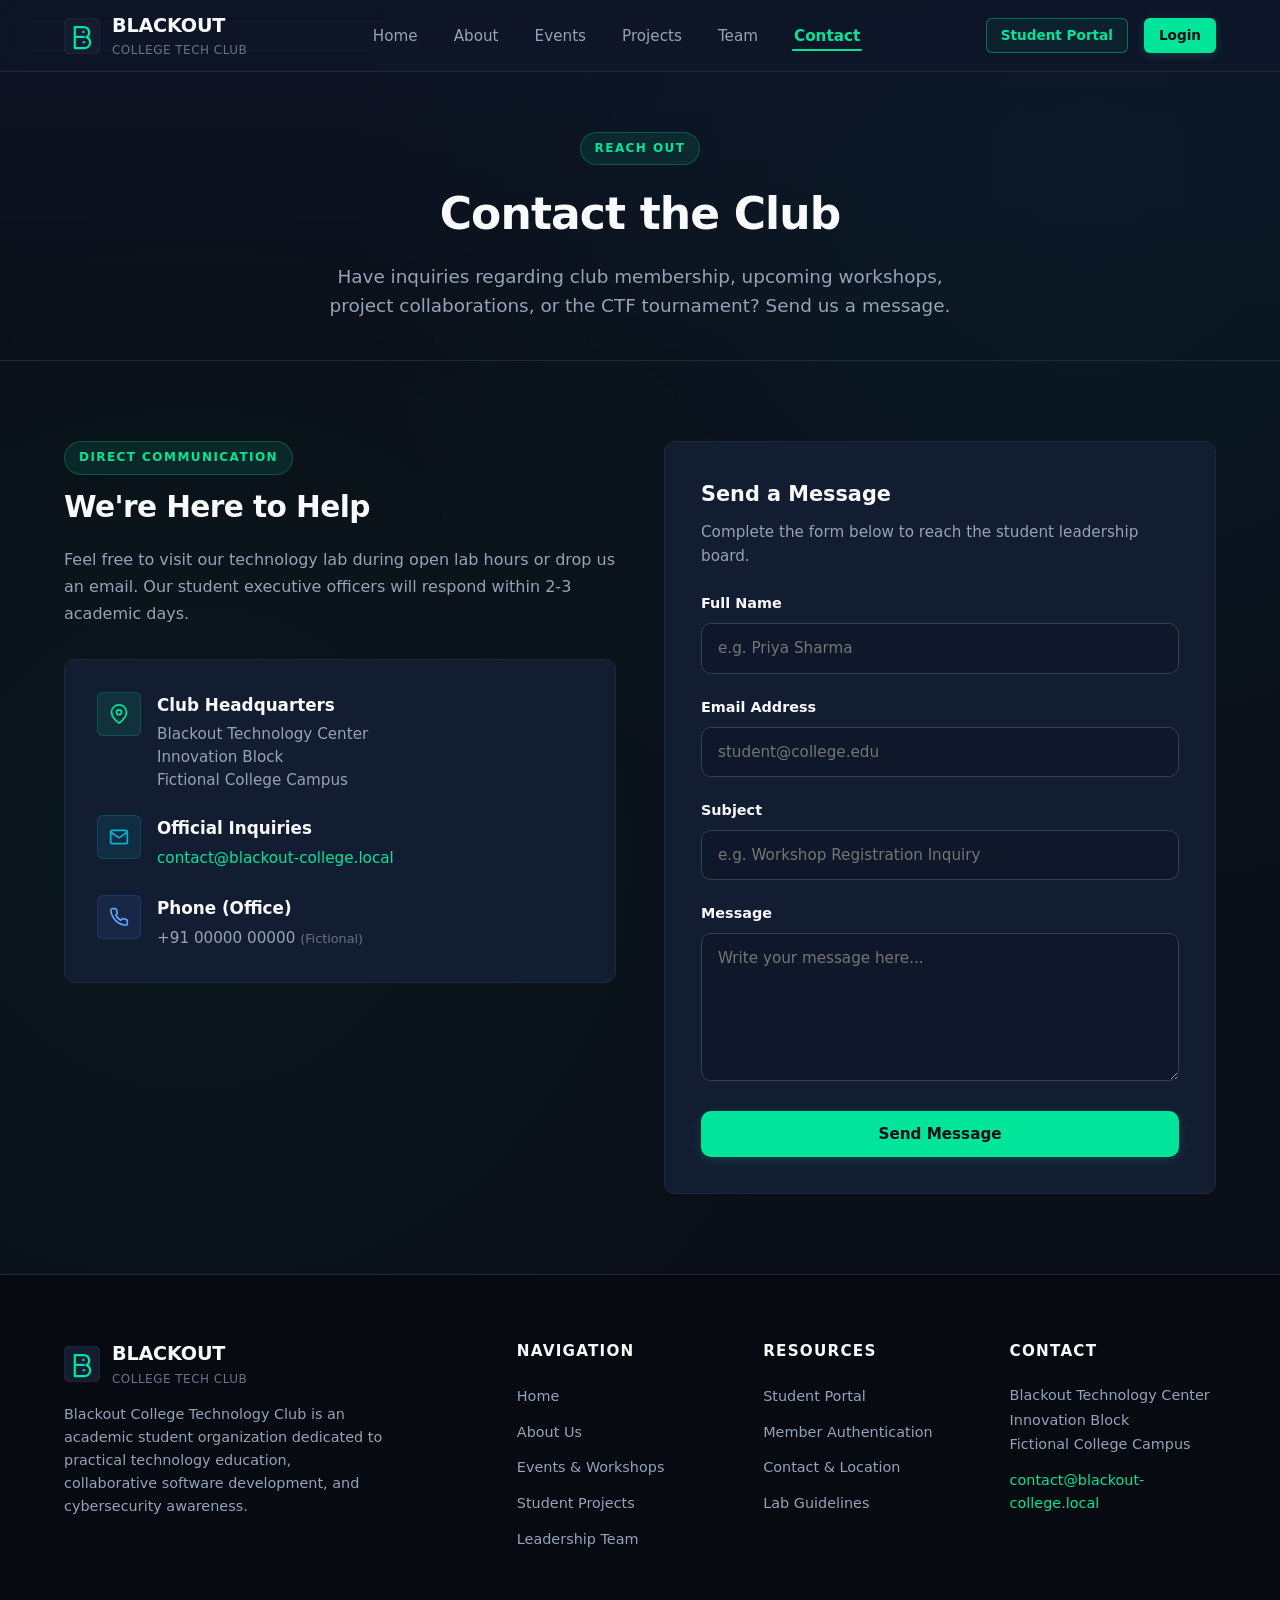
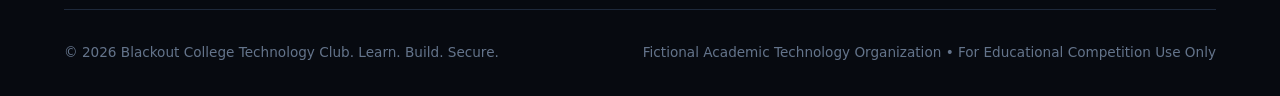
<file: website/contact.html>
<!DOCTYPE html>
<html lang="en">
<head>
  <meta charset="UTF-8">
  <meta name="viewport" content="width=device-width, initial-scale=1.0">
  <meta name="description" content="Get in touch with the Blackout College Technology Club. Inquire about membership, workshop registrations, or partnership opportunities.">
  <title>Contact Us | Blackout College Technology Club</title>
  <link rel="stylesheet" href="assets/css/style.css">
</head>
<body>
  <a href="#main-content" class="skip-link">Skip to main content</a>

  <!-- Global Header -->
  <header class="site-header">
    <div class="container nav-wrapper">
      <a href="index.html" class="brand-link" aria-label="Blackout College Technology Club Home">
        <svg class="brand-logo-svg" viewBox="0 0 40 40" fill="none" xmlns="http://www.w3.org/2000/svg" aria-hidden="true">
          <rect width="40" height="40" rx="8" fill="#131D31" stroke="#1E293B" stroke-width="1.5"/>
          <path d="M12 10H22C25.3137 10 28 12.6863 28 16C28 18.2372 26.7725 20.188 24.9644 21.2183C27.3551 22.1868 29 24.5218 29 27.25C29 30.7018 26.2018 33.5 22.75 33.5H12V10Z" stroke="#00E599" stroke-width="2.5" stroke-linecap="round" stroke-linejoin="round"/>
          <path d="M12 21H22" stroke="#00E599" stroke-width="2.5" stroke-linecap="round"/>
          <circle cx="21.5" cy="15.5" r="1.5" fill="#06B6D4"/>
          <circle cx="22" cy="27" r="1.5" fill="#06B6D4"/>
        </svg>
        <div>
          <span>BLACKOUT</span>
          <span class="brand-text-sub">COLLEGE TECH CLUB</span>
        </div>
      </a>

      <nav aria-label="Main Navigation">
        <ul class="nav-menu">
          <li><a href="index.html" class="nav-link">Home</a></li>
          <li><a href="about.html" class="nav-link">About</a></li>
          <li><a href="events.html" class="nav-link">Events</a></li>
          <li><a href="projects.html" class="nav-link">Projects</a></li>
          <li><a href="team.html" class="nav-link">Team</a></li>
          <li><a href="contact.html" class="nav-link active">Contact</a></li>
          <li class="nav-menu-portal-item" style="display: none;">
            <a href="portal.html" class="btn btn-sm btn-accent-outline" style="width: 100%; text-align: center; margin-bottom: 8px;">Student Portal</a>
            <a href="login.html" class="btn btn-sm btn-primary" style="width: 100%; text-align: center;">Login</a>
          </li>
        </ul>
      </nav>

      <div class="nav-actions">
        <a href="portal.html" class="btn btn-sm btn-accent-outline">Student Portal</a>
        <a href="login.html" class="btn btn-sm btn-primary">Login</a>
      </div>

      <button class="mobile-nav-toggle" aria-label="Toggle navigation menu" aria-expanded="false">
        <span class="hamburger-line"></span>
      </button>
    </div>
  </header>

  <main id="main-content">
    <section class="page-header">
      <div class="container">
        <span class="section-badge">Reach Out</span>
        <h1 class="page-title">Contact the Club</h1>
        <p class="page-subtitle">
          Have inquiries regarding club membership, upcoming workshops, project collaborations, or the CTF tournament? Send us a message.
        </p>
      </div>
    </section>

    <!-- Contact Details & Form Section -->
    <section class="section">
      <div class="container">
        <div class="grid grid-2" style="gap: 48px; align-items: flex-start;">
          <!-- Contact Info Column -->
          <div>
            <span class="section-badge">Direct Communication</span>
            <h2 class="section-title" style="font-size: 1.85rem; margin-bottom: 20px;">We're Here to Help</h2>
            <p style="margin-bottom: 32px; font-size: 1rem; line-height: 1.7;">
              Feel free to visit our technology lab during open lab hours or drop us an email. Our student executive officers will respond within 2-3 academic days.
            </p>

            <div class="contact-info-card">
              <!-- Address -->
              <div class="contact-info-item">
                <div class="contact-icon">
                  <svg width="20" height="20" viewBox="0 0 24 24" fill="none" stroke="currentColor" stroke-width="2">
                    <path d="M21 10c0 7-9 13-9 13s-9-6-9-13a9 9 0 0 1 18 0z"/>
                    <circle cx="12" cy="10" r="3"/>
                  </svg>
                </div>
                <div>
                  <h3 style="font-size: 1.05rem; margin-bottom: 4px;">Club Headquarters</h3>
                  <p style="font-size: 0.95rem; color: var(--text-secondary); line-height: 1.5;">
                    Blackout Technology Center<br>
                    Innovation Block<br>
                    Fictional College Campus
                  </p>
                </div>
              </div>

              <!-- Email -->
              <div class="contact-info-item">
                <div class="contact-icon" style="color: var(--accent-secondary); background: rgba(6, 182, 212, 0.1); border-color: rgba(6, 182, 212, 0.2);">
                  <svg width="20" height="20" viewBox="0 0 24 24" fill="none" stroke="currentColor" stroke-width="2">
                    <path d="M4 4h16c1.1 0 2 .9 2 2v12c0 1.1-.9 2-2 2H4c-1.1 0-2-.9-2-2V6c0-1.1.9-2 2-2z"/>
                    <polyline points="22,6 12,13 2,6"/>
                  </svg>
                </div>
                <div>
                  <h3 style="font-size: 1.05rem; margin-bottom: 4px;">Official Inquiries</h3>
                  <p style="font-size: 0.95rem; color: var(--accent-primary);">
                    contact@blackout-college.local
                  </p>
                </div>
              </div>

              <!-- Phone -->
              <div class="contact-info-item">
                <div class="contact-icon" style="color: #60a5fa; background: rgba(59, 130, 246, 0.1); border-color: rgba(59, 130, 246, 0.2);">
                  <svg width="20" height="20" viewBox="0 0 24 24" fill="none" stroke="currentColor" stroke-width="2">
                    <path d="M22 16.92v3a2 2 0 0 1-2.18 2 19.79 19.79 0 0 1-8.63-3.07 19.5 19.5 0 0 1-6-6 19.79 19.79 0 0 1-3.07-8.67A2 2 0 0 1 4.11 2h3a2 2 0 0 1 2 1.72 12.84 12.84 0 0 0 .7 2.81 2 2 0 0 1-.45 2.11L8.09 9.91a16 16 0 0 0 6 6l1.27-1.27a2 2 0 0 1 2.11-.45 12.84 12.84 0 0 0 2.81.7A2 2 0 0 1 22 16.92z"/>
                  </svg>
                </div>
                <div>
                  <h3 style="font-size: 1.05rem; margin-bottom: 4px;">Phone (Office)</h3>
                  <p style="font-size: 0.95rem; color: var(--text-secondary);">
                    +91 00000 00000 <span style="font-size: 0.8rem; color: var(--text-muted);">(Fictional)</span>
                  </p>
                </div>
              </div>
            </div>
          </div>

          <!-- Contact Form Column -->
          <div>
            <div class="card" style="padding: 36px;">
              <h2 class="card-title" style="margin-bottom: 8px;">Send a Message</h2>
              <p class="card-text" style="margin-bottom: 24px;">
                Complete the form below to reach the student leadership board.
              </p>

              <!-- Success Alert (Initially hidden) -->
              <div id="contactSuccessAlert" class="alert alert-success" style="display: none;" role="alert">
                <svg width="20" height="20" viewBox="0 0 24 24" fill="none" stroke="currentColor" stroke-width="2">
                  <path d="M22 11.08V12a10 10 0 1 1-5.93-9.14"/>
                  <polyline points="22 4 12 14.01 9 11.01"/>
                </svg>
                <div>
                  <strong>Message Sent!</strong> Thank you for contacting us. Your message has been routed to the club leads.
                </div>
              </div>

              <form id="contactForm" novalidate>
                <div class="form-group">
                  <label for="contactName" class="form-label">Full Name</label>
                  <input type="text" id="contactName" class="form-control" placeholder="e.g. Priya Sharma" required>
                  <div class="form-feedback">Please enter your full name.</div>
                </div>

                <div class="form-group">
                  <label for="contactEmail" class="form-label">Email Address</label>
                  <input type="email" id="contactEmail" class="form-control" placeholder="student@college.edu" required>
                  <div class="form-feedback">Please provide a valid email address.</div>
                </div>

                <div class="form-group">
                  <label for="contactSubject" class="form-label">Subject</label>
                  <input type="text" id="contactSubject" class="form-control" placeholder="e.g. Workshop Registration Inquiry" required>
                  <div class="form-feedback">Please enter a subject.</div>
                </div>

                <div class="form-group">
                  <label for="contactMessage" class="form-label">Message</label>
                  <textarea id="contactMessage" class="form-control" rows="5" placeholder="Write your message here..." required></textarea>
                  <div class="form-feedback">Message must be at least 10 characters long.</div>
                </div>

                <button type="submit" class="btn btn-primary" style="width: 100%;">
                  Send Message
                </button>
              </form>
            </div>
          </div>
        </div>
      </div>
    </section>
  </main>

  <!-- Global Footer -->
  <footer class="site-footer">
    <div class="container">
      <div class="footer-grid">
        <div class="footer-brand">
          <a href="index.html" class="brand-link">
            <svg class="brand-logo-svg" viewBox="0 0 40 40" fill="none" xmlns="http://www.w3.org/2000/svg" aria-hidden="true">
              <rect width="40" height="40" rx="8" fill="#131D31" stroke="#1E293B" stroke-width="1.5"/>
              <path d="M12 10H22C25.3137 10 28 12.6863 28 16C28 18.2372 26.7725 20.188 24.9644 21.2183C27.3551 22.1868 29 24.5218 29 27.25C29 30.7018 26.2018 33.5 22.75 33.5H12V10Z" stroke="#00E599" stroke-width="2.5" stroke-linecap="round" stroke-linejoin="round"/>
              <path d="M12 21H22" stroke="#00E599" stroke-width="2.5" stroke-linecap="round"/>
              <circle cx="21.5" cy="15.5" r="1.5" fill="#06B6D4"/>
              <circle cx="22" cy="27" r="1.5" fill="#06B6D4"/>
            </svg>
            <div>
              <span>BLACKOUT</span>
              <span class="brand-text-sub">COLLEGE TECH CLUB</span>
            </div>
          </a>
          <p>
            Blackout College Technology Club is an academic student organization dedicated to practical technology education, collaborative software development, and cybersecurity awareness.
          </p>
        </div>

        <div>
          <h4 class="footer-col-title">Navigation</h4>
          <ul class="footer-links">
            <li><a href="index.html">Home</a></li>
            <li><a href="about.html">About Us</a></li>
            <li><a href="events.html">Events & Workshops</a></li>
            <li><a href="projects.html">Student Projects</a></li>
            <li><a href="team.html">Leadership Team</a></li>
          </ul>
        </div>

        <div>
          <h4 class="footer-col-title">Resources</h4>
          <ul class="footer-links">
            <li><a href="portal.html">Student Portal</a></li>
            <li><a href="login.html">Member Authentication</a></li>
            <li><a href="contact.html">Contact & Location</a></li>
            <li><a href="contact.html#main-content">Lab Guidelines</a></li>
          </ul>
        </div>

        <div>
          <h4 class="footer-col-title">Contact</h4>
          <p style="font-size: 0.9rem; line-height: 1.7; margin-bottom: 12px;">
            Blackout Technology Center<br>
            Innovation Block<br>
            Fictional College Campus
          </p>
          <p style="font-size: 0.9rem; color: var(--accent-primary);">
            contact@blackout-college.local
          </p>
        </div>
      </div>

      <div class="footer-bottom">
        <div>
          &copy; 2026 Blackout College Technology Club. Learn. Build. Secure.
        </div>
        <div>
          Fictional Academic Technology Organization &bull; For Educational Competition Use Only
        </div>
      </div>
    </div>
  </footer>

  <script src="assets/js/main.js"></script>
</body>
</html>
</file>
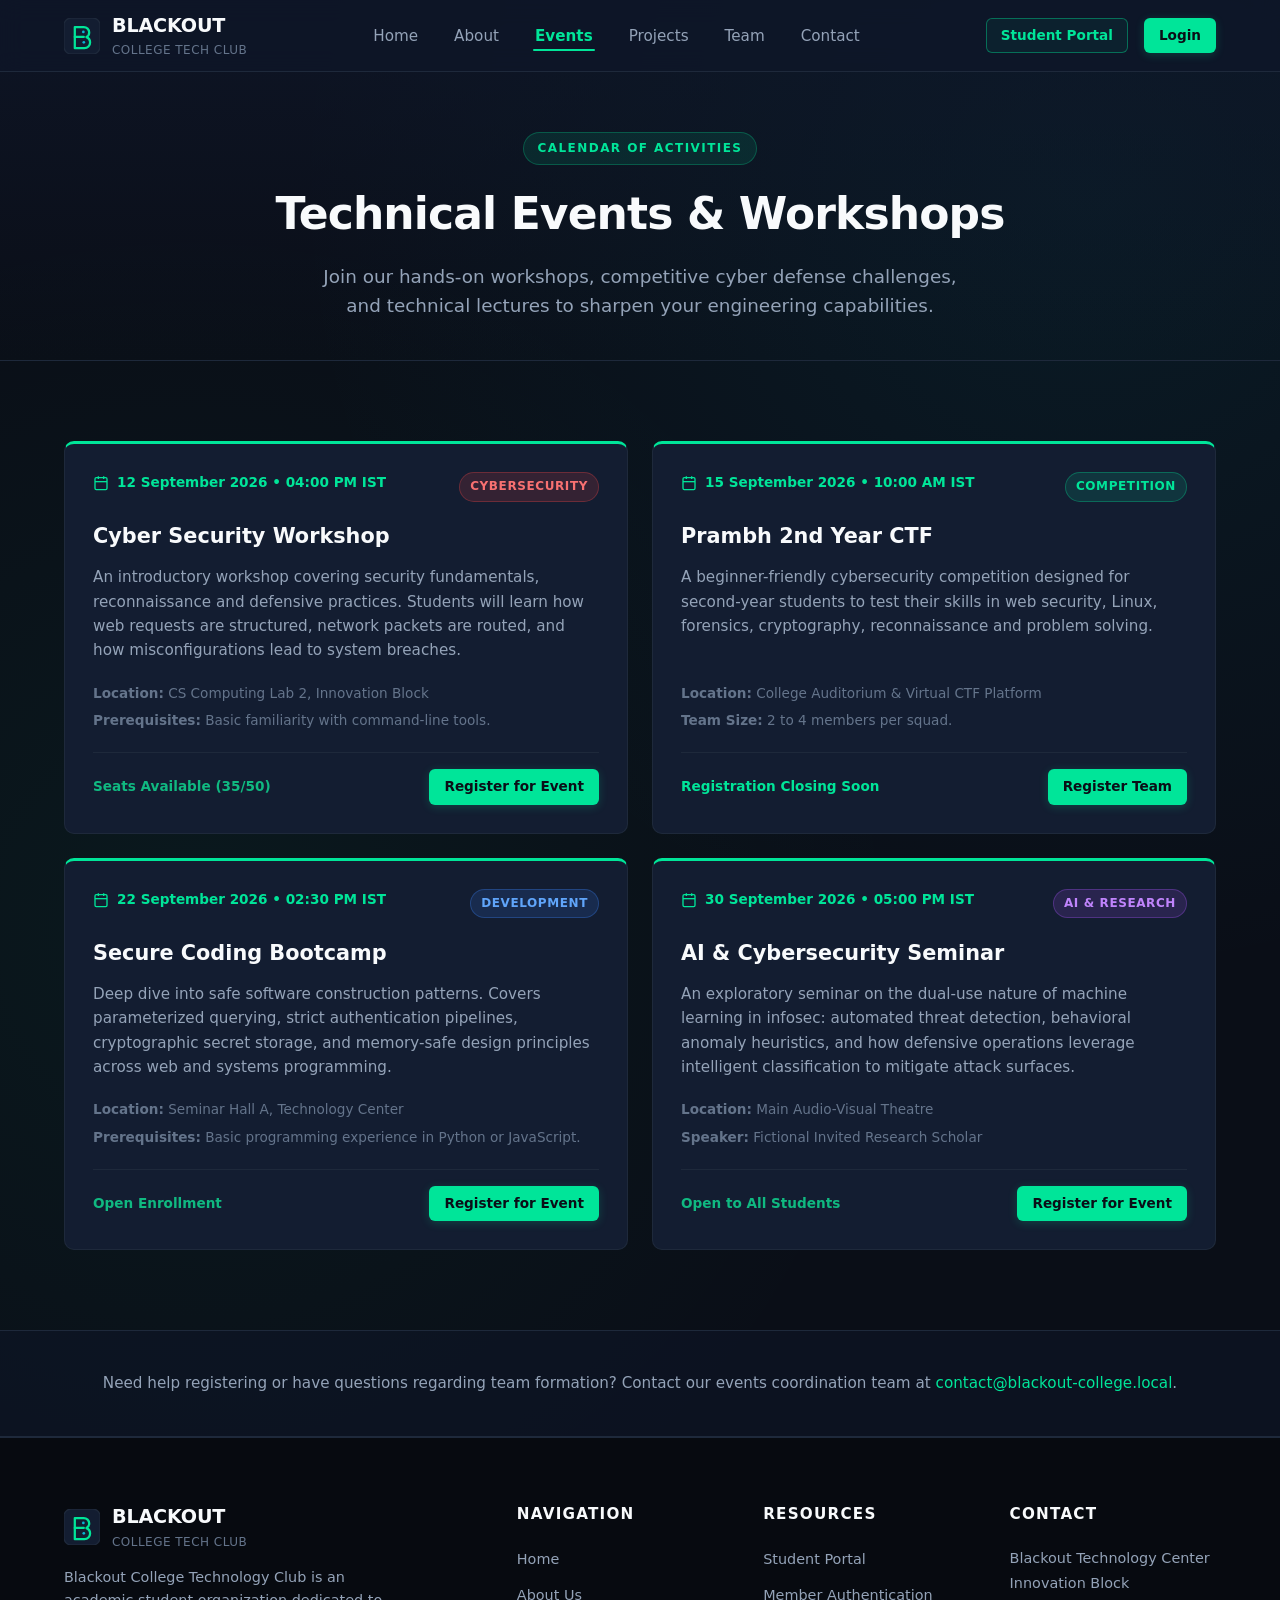
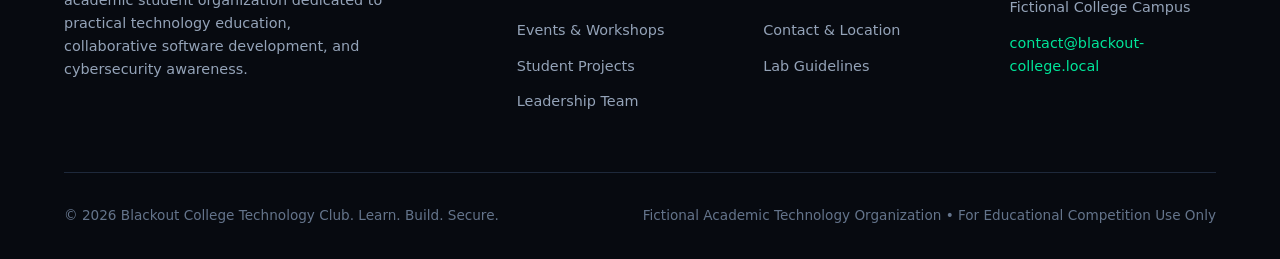
<file: website/events.html>
<!DOCTYPE html>
<html lang="en">
<head>
  <meta charset="UTF-8">
  <meta name="viewport" content="width=device-width, initial-scale=1.0">
  <meta name="description" content="Explore upcoming workshops, technical bootcamps, and cybersecurity competitions hosted by Blackout College Technology Club.">
  <title>Events &amp; Workshops | Blackout College Technology Club</title>
  <link rel="stylesheet" href="assets/css/style.css">
</head>
<body>
  <a href="#main-content" class="skip-link">Skip to main content</a>

  <!-- Global Header -->
  <header class="site-header">
    <div class="container nav-wrapper">
      <a href="index.html" class="brand-link" aria-label="Blackout College Technology Club Home">
        <svg class="brand-logo-svg" viewBox="0 0 40 40" fill="none" xmlns="http://www.w3.org/2000/svg" aria-hidden="true">
          <rect width="40" height="40" rx="8" fill="#131D31" stroke="#1E293B" stroke-width="1.5"/>
          <path d="M12 10H22C25.3137 10 28 12.6863 28 16C28 18.2372 26.7725 20.188 24.9644 21.2183C27.3551 22.1868 29 24.5218 29 27.25C29 30.7018 26.2018 33.5 22.75 33.5H12V10Z" stroke="#00E599" stroke-width="2.5" stroke-linecap="round" stroke-linejoin="round"/>
          <path d="M12 21H22" stroke="#00E599" stroke-width="2.5" stroke-linecap="round"/>
          <circle cx="21.5" cy="15.5" r="1.5" fill="#06B6D4"/>
          <circle cx="22" cy="27" r="1.5" fill="#06B6D4"/>
        </svg>
        <div>
          <span>BLACKOUT</span>
          <span class="brand-text-sub">COLLEGE TECH CLUB</span>
        </div>
      </a>

      <nav aria-label="Main Navigation">
        <ul class="nav-menu">
          <li><a href="index.html" class="nav-link">Home</a></li>
          <li><a href="about.html" class="nav-link">About</a></li>
          <li><a href="events.html" class="nav-link active">Events</a></li>
          <li><a href="projects.html" class="nav-link">Projects</a></li>
          <li><a href="team.html" class="nav-link">Team</a></li>
          <li><a href="contact.html" class="nav-link">Contact</a></li>
          <li class="nav-menu-portal-item" style="display: none;">
            <a href="portal.html" class="btn btn-sm btn-accent-outline" style="width: 100%; text-align: center; margin-bottom: 8px;">Student Portal</a>
            <a href="login.html" class="btn btn-sm btn-primary" style="width: 100%; text-align: center;">Login</a>
          </li>
        </ul>
      </nav>

      <div class="nav-actions">
        <a href="portal.html" class="btn btn-sm btn-accent-outline">Student Portal</a>
        <a href="login.html" class="btn btn-sm btn-primary">Login</a>
      </div>

      <button class="mobile-nav-toggle" aria-label="Toggle navigation menu" aria-expanded="false">
        <span class="hamburger-line"></span>
      </button>
    </div>
  </header>

  <main id="main-content">
    <section class="page-header">
      <div class="container">
        <span class="section-badge">Calendar of Activities</span>
        <h1 class="page-title">Technical Events &amp; Workshops</h1>
        <p class="page-subtitle">
          Join our hands-on workshops, competitive cyber defense challenges, and technical lectures to sharpen your engineering capabilities.
        </p>
      </div>
    </section>

    <!-- Events Grid Section -->
    <section class="section">
      <div class="container">
        <div class="grid grid-2">
          <!-- Event 1 -->
          <div class="card card-accent-top">
            <div style="display: flex; justify-content: space-between; align-items: flex-start; margin-bottom: 12px;">
              <div class="event-date-badge">
                <svg width="16" height="16" viewBox="0 0 24 24" fill="none" stroke="currentColor" stroke-width="2">
                  <rect x="3" y="4" width="18" height="18" rx="2" ry="2"/>
                  <line x1="16" y1="2" x2="16" y2="6"/>
                  <line x1="8" y1="2" x2="8" y2="6"/>
                  <line x1="3" y1="10" x2="21" y2="10"/>
                </svg>
                12 September 2026 &bull; 04:00 PM IST
              </div>
              <span class="badge badge-cyber">Cybersecurity</span>
            </div>

            <h2 class="card-title">Cyber Security Workshop</h2>
            <p class="card-text">
              An introductory workshop covering security fundamentals, reconnaissance and defensive practices. Students will learn how web requests are structured, network packets are routed, and how misconfigurations lead to system breaches.
            </p>

            <div style="margin-bottom: 20px; font-size: 0.85rem; color: var(--text-muted); display: flex; flex-direction: column; gap: 6px;">
              <div><strong>Location:</strong> CS Computing Lab 2, Innovation Block</div>
              <div><strong>Prerequisites:</strong> Basic familiarity with command-line tools.</div>
            </div>

            <div class="card-meta">
              <span style="color: var(--status-success); font-weight: 600;">Seats Available (35/50)</span>
              <button class="btn btn-sm btn-primary event-register-btn" data-event-title="Cyber Security Workshop">
                Register for Event
              </button>
            </div>
          </div>

          <!-- Event 2 -->
          <div class="card card-accent-top">
            <div style="display: flex; justify-content: space-between; align-items: flex-start; margin-bottom: 12px;">
              <div class="event-date-badge">
                <svg width="16" height="16" viewBox="0 0 24 24" fill="none" stroke="currentColor" stroke-width="2">
                  <rect x="3" y="4" width="18" height="18" rx="2" ry="2"/>
                  <line x1="16" y1="2" x2="16" y2="6"/>
                  <line x1="8" y1="2" x2="8" y2="6"/>
                  <line x1="3" y1="10" x2="21" y2="10"/>
                </svg>
                15 September 2026 &bull; 10:00 AM IST
              </div>
              <span class="badge badge-general">Competition</span>
            </div>

            <h2 class="card-title">Prambh 2nd Year CTF</h2>
            <p class="card-text">
              A beginner-friendly cybersecurity competition designed for second-year students to test their skills in web security, Linux, forensics, cryptography, reconnaissance and problem solving.
            </p>

            <div style="margin-bottom: 20px; font-size: 0.85rem; color: var(--text-muted); display: flex; flex-direction: column; gap: 6px;">
              <div><strong>Location:</strong> College Auditorium &amp; Virtual CTF Platform</div>
              <div><strong>Team Size:</strong> 2 to 4 members per squad.</div>
            </div>

            <div class="card-meta">
              <span style="color: var(--accent-primary); font-weight: 600;">Registration Closing Soon</span>
              <button class="btn btn-sm btn-primary event-register-btn" data-event-title="Prambh 2nd Year CTF">
                Register Team
              </button>
            </div>
          </div>

          <!-- Event 3 -->
          <div class="card card-accent-top">
            <div style="display: flex; justify-content: space-between; align-items: flex-start; margin-bottom: 12px;">
              <div class="event-date-badge">
                <svg width="16" height="16" viewBox="0 0 24 24" fill="none" stroke="currentColor" stroke-width="2">
                  <rect x="3" y="4" width="18" height="18" rx="2" ry="2"/>
                  <line x1="16" y1="2" x2="16" y2="6"/>
                  <line x1="8" y1="2" x2="8" y2="6"/>
                  <line x1="3" y1="10" x2="21" y2="10"/>
                </svg>
                22 September 2026 &bull; 02:30 PM IST
              </div>
              <span class="badge badge-dev">Development</span>
            </div>

            <h2 class="card-title">Secure Coding Bootcamp</h2>
            <p class="card-text">
              Deep dive into safe software construction patterns. Covers parameterized querying, strict authentication pipelines, cryptographic secret storage, and memory-safe design principles across web and systems programming.
            </p>

            <div style="margin-bottom: 20px; font-size: 0.85rem; color: var(--text-muted); display: flex; flex-direction: column; gap: 6px;">
              <div><strong>Location:</strong> Seminar Hall A, Technology Center</div>
              <div><strong>Prerequisites:</strong> Basic programming experience in Python or JavaScript.</div>
            </div>

            <div class="card-meta">
              <span style="color: var(--status-success); font-weight: 600;">Open Enrollment</span>
              <button class="btn btn-sm btn-primary event-register-btn" data-event-title="Secure Coding Bootcamp">
                Register for Event
              </button>
            </div>
          </div>

          <!-- Event 4 -->
          <div class="card card-accent-top">
            <div style="display: flex; justify-content: space-between; align-items: flex-start; margin-bottom: 12px;">
              <div class="event-date-badge">
                <svg width="16" height="16" viewBox="0 0 24 24" fill="none" stroke="currentColor" stroke-width="2">
                  <rect x="3" y="4" width="18" height="18" rx="2" ry="2"/>
                  <line x1="16" y1="2" x2="16" y2="6"/>
                  <line x1="8" y1="2" x2="8" y2="6"/>
                  <line x1="3" y1="10" x2="21" y2="10"/>
                </svg>
                30 September 2026 &bull; 05:00 PM IST
              </div>
              <span class="badge badge-ai">AI &amp; Research</span>
            </div>

            <h2 class="card-title">AI &amp; Cybersecurity Seminar</h2>
            <p class="card-text">
              An exploratory seminar on the dual-use nature of machine learning in infosec: automated threat detection, behavioral anomaly heuristics, and how defensive operations leverage intelligent classification to mitigate attack surfaces.
            </p>

            <div style="margin-bottom: 20px; font-size: 0.85rem; color: var(--text-muted); display: flex; flex-direction: column; gap: 6px;">
              <div><strong>Location:</strong> Main Audio-Visual Theatre</div>
              <div><strong>Speaker:</strong> Fictional Invited Research Scholar</div>
            </div>

            <div class="card-meta">
              <span style="color: var(--status-success); font-weight: 600;">Open to All Students</span>
              <button class="btn btn-sm btn-primary event-register-btn" data-event-title="AI &amp; Cybersecurity Seminar">
                Register for Event
              </button>
            </div>
          </div>
        </div>
      </div>
    </section>

    <!-- Info note -->
    <section class="section section-alt" style="padding: 40px 0;">
      <div class="container" style="text-align: center;">
        <p style="font-size: 0.95rem; color: var(--text-secondary);">
          Need help registering or have questions regarding team formation? Contact our events coordination team at <span style="color: var(--accent-primary);">contact@blackout-college.local</span>.
        </p>
      </div>
    </section>
  </main>

  <!-- Global Footer -->
  <footer class="site-footer">
    <div class="container">
      <div class="footer-grid">
        <div class="footer-brand">
          <a href="index.html" class="brand-link">
            <svg class="brand-logo-svg" viewBox="0 0 40 40" fill="none" xmlns="http://www.w3.org/2000/svg" aria-hidden="true">
              <rect width="40" height="40" rx="8" fill="#131D31" stroke="#1E293B" stroke-width="1.5"/>
              <path d="M12 10H22C25.3137 10 28 12.6863 28 16C28 18.2372 26.7725 20.188 24.9644 21.2183C27.3551 22.1868 29 24.5218 29 27.25C29 30.7018 26.2018 33.5 22.75 33.5H12V10Z" stroke="#00E599" stroke-width="2.5" stroke-linecap="round" stroke-linejoin="round"/>
              <path d="M12 21H22" stroke="#00E599" stroke-width="2.5" stroke-linecap="round"/>
              <circle cx="21.5" cy="15.5" r="1.5" fill="#06B6D4"/>
              <circle cx="22" cy="27" r="1.5" fill="#06B6D4"/>
            </svg>
            <div>
              <span>BLACKOUT</span>
              <span class="brand-text-sub">COLLEGE TECH CLUB</span>
            </div>
          </a>
          <p>
            Blackout College Technology Club is an academic student organization dedicated to practical technology education, collaborative software development, and cybersecurity awareness.
          </p>
        </div>

        <div>
          <h4 class="footer-col-title">Navigation</h4>
          <ul class="footer-links">
            <li><a href="index.html">Home</a></li>
            <li><a href="about.html">About Us</a></li>
            <li><a href="events.html">Events & Workshops</a></li>
            <li><a href="projects.html">Student Projects</a></li>
            <li><a href="team.html">Leadership Team</a></li>
          </ul>
        </div>

        <div>
          <h4 class="footer-col-title">Resources</h4>
          <ul class="footer-links">
            <li><a href="portal.html">Student Portal</a></li>
            <li><a href="login.html">Member Authentication</a></li>
            <li><a href="contact.html">Contact & Location</a></li>
            <li><a href="events.html#main-content">Lab Guidelines</a></li>
          </ul>
        </div>

        <div>
          <h4 class="footer-col-title">Contact</h4>
          <p style="font-size: 0.9rem; line-height: 1.7; margin-bottom: 12px;">
            Blackout Technology Center<br>
            Innovation Block<br>
            Fictional College Campus
          </p>
          <p style="font-size: 0.9rem; color: var(--accent-primary);">
            contact@blackout-college.local
          </p>
        </div>
      </div>

      <div class="footer-bottom">
        <div>
          &copy; 2026 Blackout College Technology Club. Learn. Build. Secure.
        </div>
        <div>
          Fictional Academic Technology Organization &bull; For Educational Competition Use Only
        </div>
      </div>
    </div>
  </footer>

  <script src="assets/js/main.js"></script>
</body>
</html>
</file>
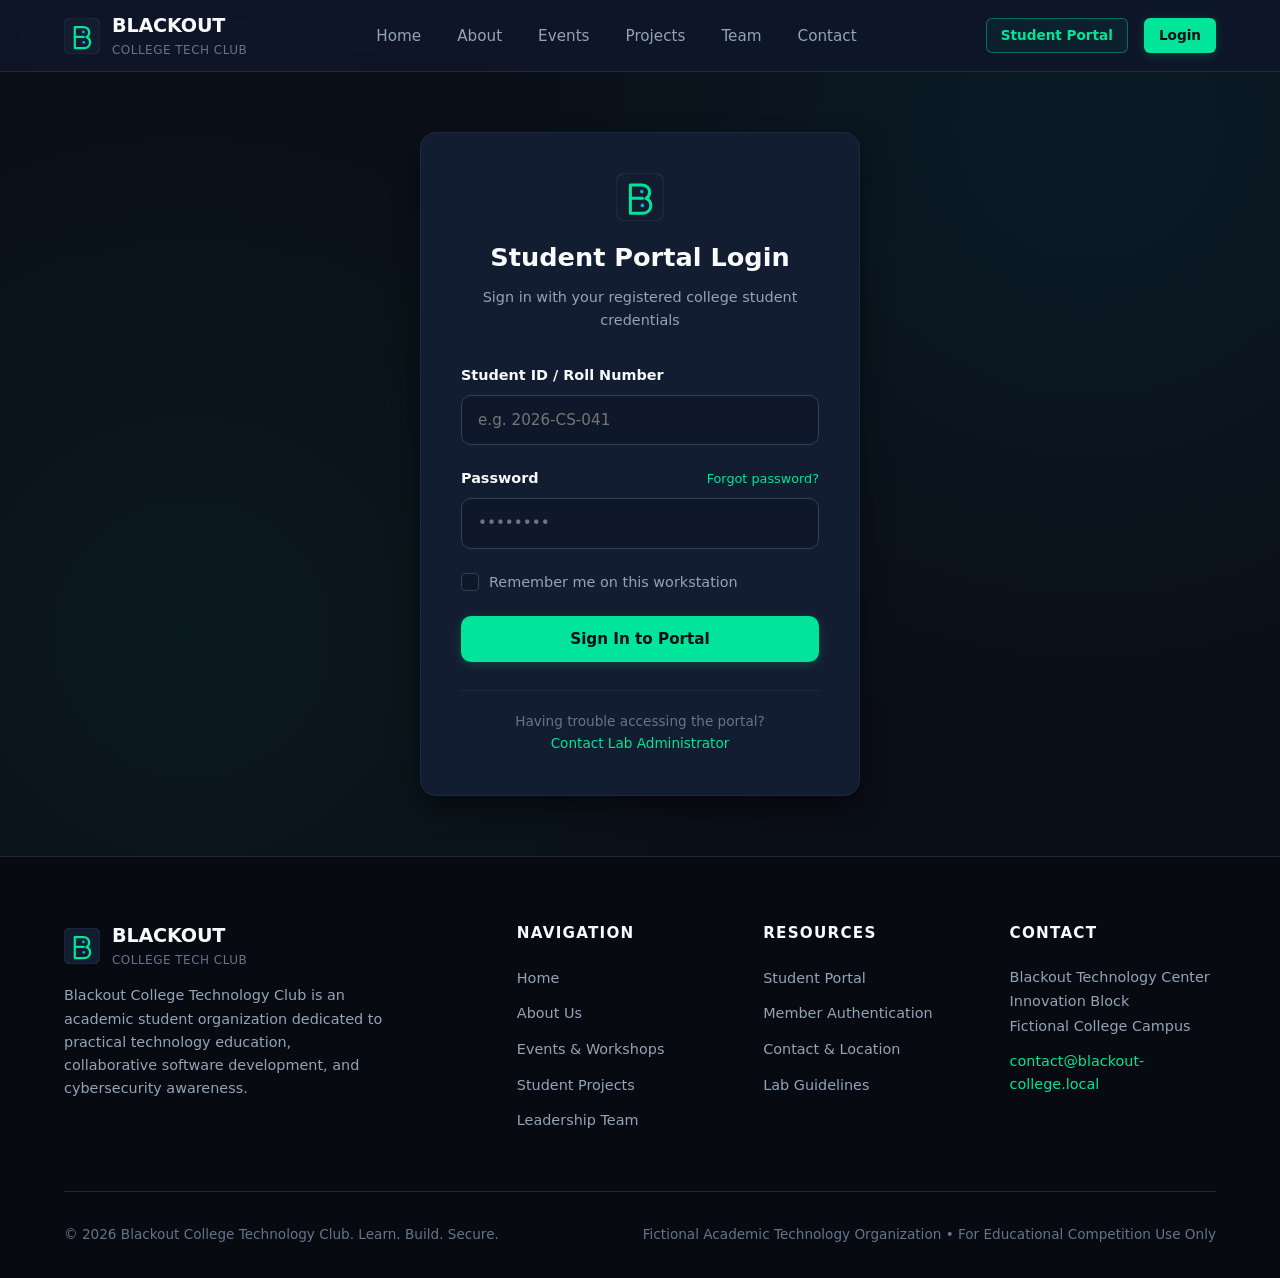
<file: website/login.html>
<!DOCTYPE html>
<html lang="en">
<head>
  <meta charset="UTF-8">
  <meta name="viewport" content="width=device-width, initial-scale=1.0">
  <meta name="description" content="Student and Member Authentication Portal for Blackout College Technology Club.">
  <title>Student Login | Blackout College Technology Club</title>
  <link rel="stylesheet" href="assets/css/style.css">
</head>
<body>
  <a href="#main-content" class="skip-link">Skip to main content</a>

  <!-- Global Header -->
  <header class="site-header">
    <div class="container nav-wrapper">
      <a href="index.html" class="brand-link" aria-label="Blackout College Technology Club Home">
        <svg class="brand-logo-svg" viewBox="0 0 40 40" fill="none" xmlns="http://www.w3.org/2000/svg" aria-hidden="true">
          <rect width="40" height="40" rx="8" fill="#131D31" stroke="#1E293B" stroke-width="1.5"/>
          <path d="M12 10H22C25.3137 10 28 12.6863 28 16C28 18.2372 26.7725 20.188 24.9644 21.2183C27.3551 22.1868 29 24.5218 29 27.25C29 30.7018 26.2018 33.5 22.75 33.5H12V10Z" stroke="#00E599" stroke-width="2.5" stroke-linecap="round" stroke-linejoin="round"/>
          <path d="M12 21H22" stroke="#00E599" stroke-width="2.5" stroke-linecap="round"/>
          <circle cx="21.5" cy="15.5" r="1.5" fill="#06B6D4"/>
          <circle cx="22" cy="27" r="1.5" fill="#06B6D4"/>
        </svg>
        <div>
          <span>BLACKOUT</span>
          <span class="brand-text-sub">COLLEGE TECH CLUB</span>
        </div>
      </a>

      <nav aria-label="Main Navigation">
        <ul class="nav-menu">
          <li><a href="index.html" class="nav-link">Home</a></li>
          <li><a href="about.html" class="nav-link">About</a></li>
          <li><a href="events.html" class="nav-link">Events</a></li>
          <li><a href="projects.html" class="nav-link">Projects</a></li>
          <li><a href="team.html" class="nav-link">Team</a></li>
          <li><a href="contact.html" class="nav-link">Contact</a></li>
          <li class="nav-menu-portal-item" style="display: none;">
            <a href="portal.html" class="btn btn-sm btn-accent-outline" style="width: 100%; text-align: center; margin-bottom: 8px;">Student Portal</a>
            <a href="login.html" class="btn btn-sm btn-primary" style="width: 100%; text-align: center;">Login</a>
          </li>
        </ul>
      </nav>

      <div class="nav-actions">
        <a href="portal.html" class="btn btn-sm btn-accent-outline">Student Portal</a>
        <a href="login.html" class="btn btn-sm btn-primary active">Login</a>
      </div>

      <button class="mobile-nav-toggle" aria-label="Toggle navigation menu" aria-expanded="false">
        <span class="hamburger-line"></span>
      </button>
    </div>
  </header>

  <main id="main-content" class="auth-wrapper">
    <div class="auth-card">
      <div class="auth-header">
        <svg class="brand-logo-svg" viewBox="0 0 40 40" fill="none" xmlns="http://www.w3.org/2000/svg" style="width: 48px; height: 48px;">
          <rect width="40" height="40" rx="8" fill="#131D31" stroke="#1E293B" stroke-width="1.5"/>
          <path d="M12 10H22C25.3137 10 28 12.6863 28 16C28 18.2372 26.7725 20.188 24.9644 21.2183C27.3551 22.1868 29 24.5218 29 27.25C29 30.7018 26.2018 33.5 22.75 33.5H12V10Z" stroke="#00E599" stroke-width="2.5" stroke-linecap="round" stroke-linejoin="round"/>
          <path d="M12 21H22" stroke="#00E599" stroke-width="2.5" stroke-linecap="round"/>
          <circle cx="21.5" cy="15.5" r="1.5" fill="#06B6D4"/>
          <circle cx="22" cy="27" r="1.5" fill="#06B6D4"/>
        </svg>
        <h1 class="auth-title">Student Portal Login</h1>
        <p style="font-size: 0.9rem; color: var(--text-secondary);">
          Sign in with your registered college student credentials
        </p>
      </div>

      <!-- Simulated Alert Display -->
      <div id="loginAlert" class="alert" style="display: none;" role="alert"></div>

      <!-- Temporary staging integration note: verify directory schema before production deployment. -->
      <form id="loginForm" novalidate>
        <div class="form-group">
          <label for="studentId" class="form-label">Student ID / Roll Number</label>
          <input 
            type="text" 
            id="studentId" 
            class="form-control" 
            placeholder="e.g. 2026-CS-041" 
            autocomplete="username" 
            required
          >
          <div class="form-feedback">Please enter your Student ID.</div>
        </div>

        <div class="form-group">
          <div style="display: flex; justify-content: space-between; align-items: center; margin-bottom: 8px;">
            <label for="studentPassword" class="form-label" style="margin-bottom: 0;">Password</label>
            <a href="#" onclick="alert('Password recovery is managed by the campus IT helpdesk. Please contact admin@blackout-college.local'); return false;" style="font-size: 0.8rem; color: var(--accent-primary);">
              Forgot password?
            </a>
          </div>
          <input 
            type="password" 
            id="studentPassword" 
            class="form-control" 
            placeholder="&bull;&bull;&bull;&bull;&bull;&bull;&bull;&bull;" 
            autocomplete="current-password" 
            required
          >
          <div class="form-feedback">Please enter your password.</div>
        </div>

        <div class="form-group">
          <label class="form-check">
            <input type="checkbox" id="rememberMe" class="form-check-input">
            <span class="form-check-label">Remember me on this workstation</span>
          </label>
        </div>

        <button type="submit" class="btn btn-primary" style="width: 100%;">
          Sign In to Portal
        </button>
      </form>

      <div class="auth-footer">
        <div>Having trouble accessing the portal?</div>
        <a href="contact.html" style="color: var(--accent-primary); font-weight: 500;">Contact Lab Administrator</a>
      </div>
    </div>
  </main>

  <!-- Global Footer -->
  <footer class="site-footer">
    <div class="container">
      <div class="footer-grid">
        <div class="footer-brand">
          <a href="index.html" class="brand-link">
            <svg class="brand-logo-svg" viewBox="0 0 40 40" fill="none" xmlns="http://www.w3.org/2000/svg" aria-hidden="true">
              <rect width="40" height="40" rx="8" fill="#131D31" stroke="#1E293B" stroke-width="1.5"/>
              <path d="M12 10H22C25.3137 10 28 12.6863 28 16C28 18.2372 26.7725 20.188 24.9644 21.2183C27.3551 22.1868 29 24.5218 29 27.25C29 30.7018 26.2018 33.5 22.75 33.5H12V10Z" stroke="#00E599" stroke-width="2.5" stroke-linecap="round" stroke-linejoin="round"/>
              <path d="M12 21H22" stroke="#00E599" stroke-width="2.5" stroke-linecap="round"/>
              <circle cx="21.5" cy="15.5" r="1.5" fill="#06B6D4"/>
              <circle cx="22" cy="27" r="1.5" fill="#06B6D4"/>
            </svg>
            <div>
              <span>BLACKOUT</span>
              <span class="brand-text-sub">COLLEGE TECH CLUB</span>
            </div>
          </a>
          <p>
            Blackout College Technology Club is an academic student organization dedicated to practical technology education, collaborative software development, and cybersecurity awareness.
          </p>
        </div>

        <div>
          <h4 class="footer-col-title">Navigation</h4>
          <ul class="footer-links">
            <li><a href="index.html">Home</a></li>
            <li><a href="about.html">About Us</a></li>
            <li><a href="events.html">Events & Workshops</a></li>
            <li><a href="projects.html">Student Projects</a></li>
            <li><a href="team.html">Leadership Team</a></li>
          </ul>
        </div>

        <div>
          <h4 class="footer-col-title">Resources</h4>
          <ul class="footer-links">
            <li><a href="portal.html">Student Portal</a></li>
            <li><a href="login.html">Member Authentication</a></li>
            <li><a href="contact.html">Contact & Location</a></li>
            <li><a href="login.html#main-content">Lab Guidelines</a></li>
          </ul>
        </div>

        <div>
          <h4 class="footer-col-title">Contact</h4>
          <p style="font-size: 0.9rem; line-height: 1.7; margin-bottom: 12px;">
            Blackout Technology Center<br>
            Innovation Block<br>
            Fictional College Campus
          </p>
          <p style="font-size: 0.9rem; color: var(--accent-primary);">
            contact@blackout-college.local
          </p>
        </div>
      </div>

      <div class="footer-bottom">
        <div>
          &copy; 2026 Blackout College Technology Club. Learn. Build. Secure.
        </div>
        <div>
          Fictional Academic Technology Organization &bull; For Educational Competition Use Only
        </div>
      </div>
    </div>
  </footer>

  <script src="assets/js/main.js"></script>
</body>
</html>
</file>
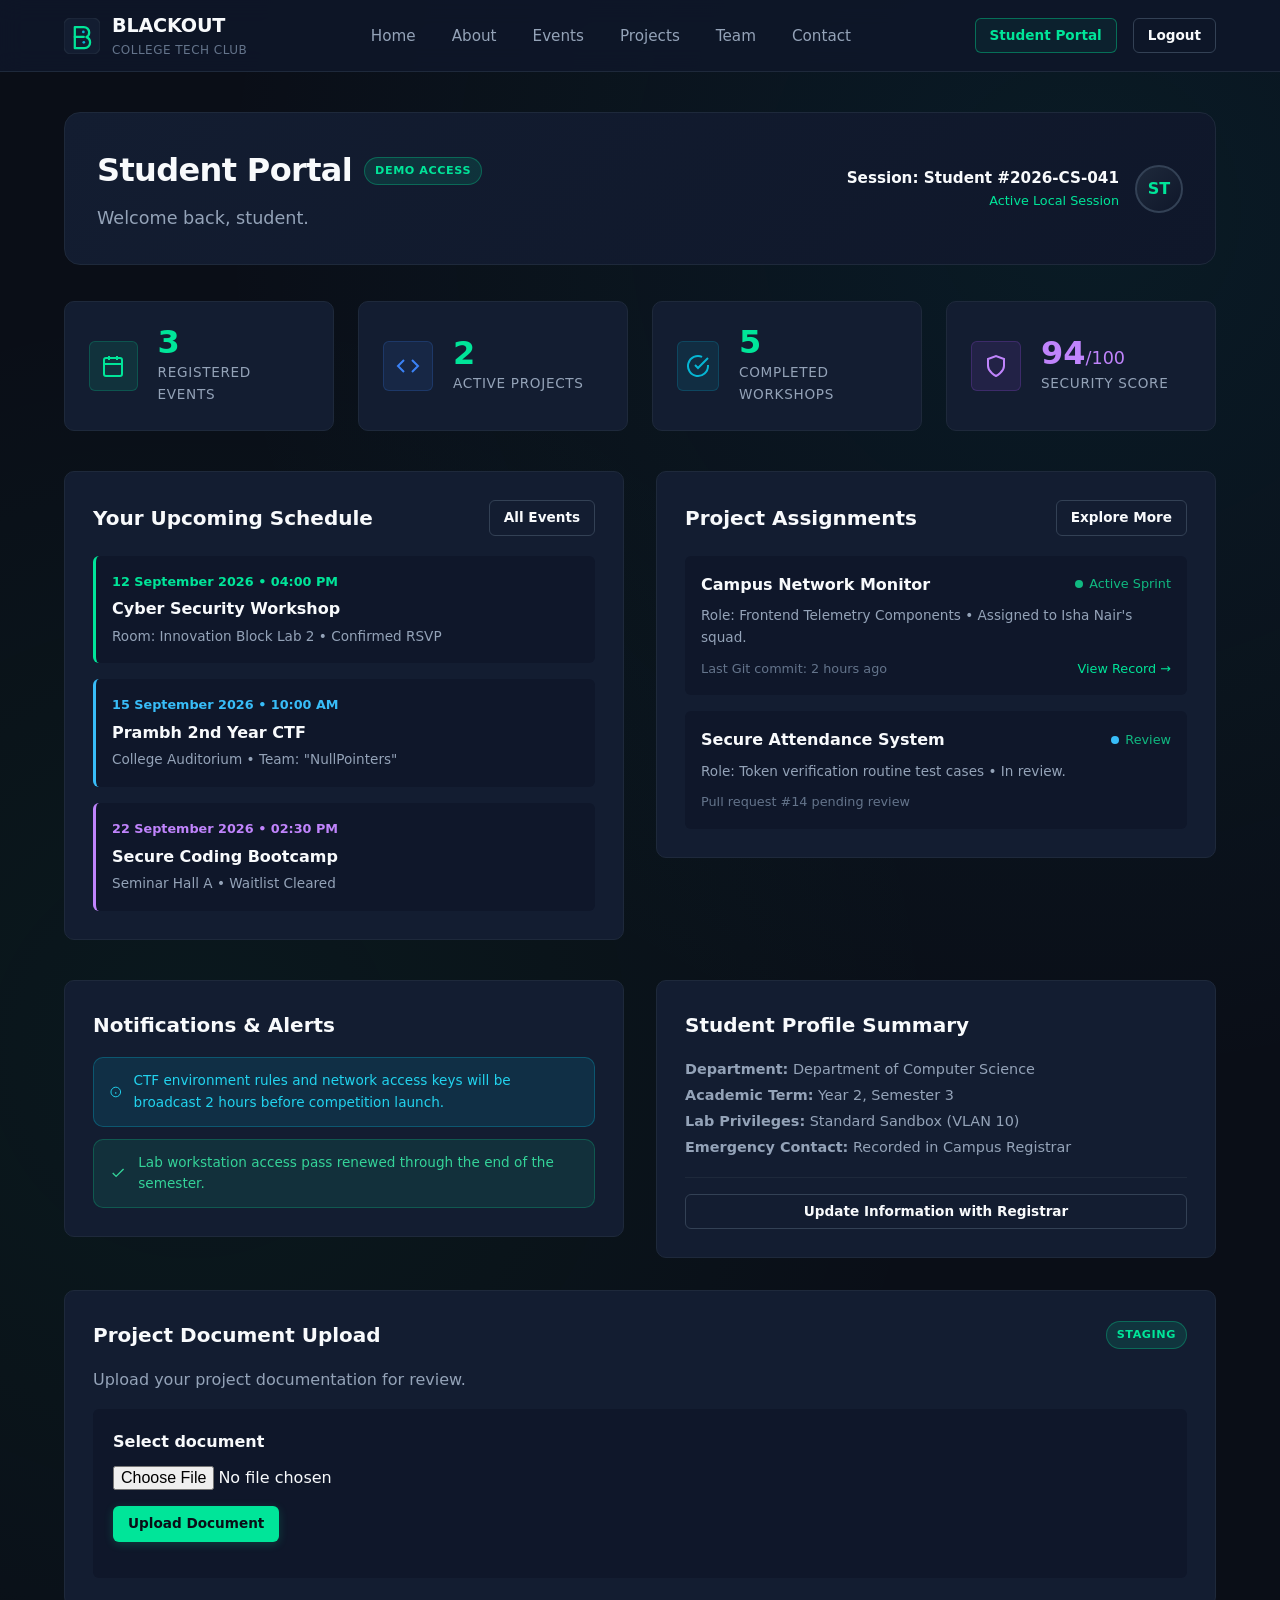
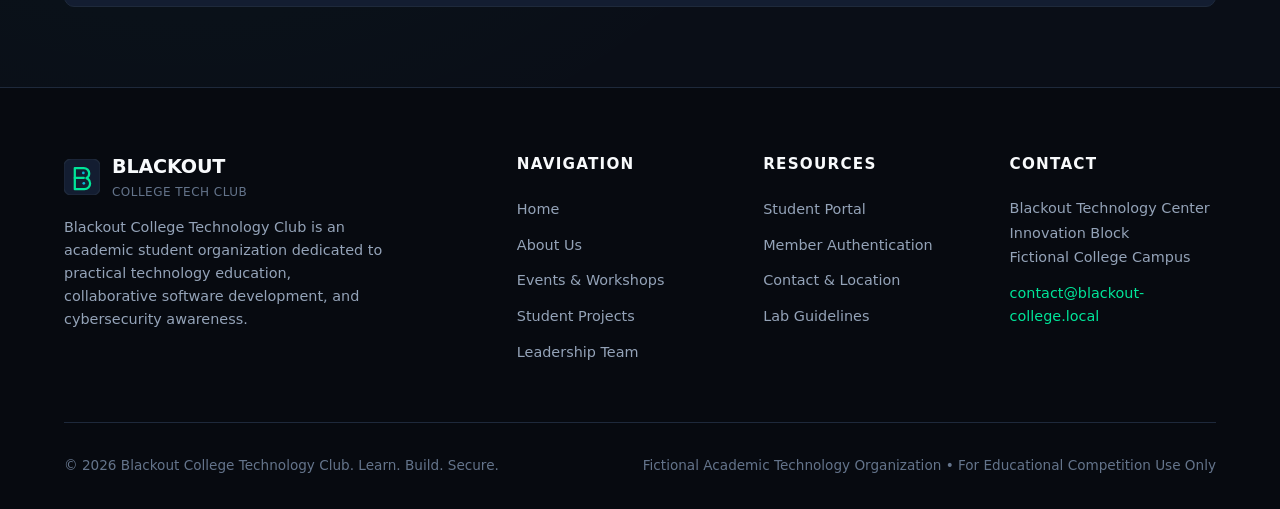
<file: website/portal.html>
<!DOCTYPE html>
<html lang="en">
<head>
  <meta charset="UTF-8">
  <meta name="viewport" content="width=device-width, initial-scale=1.0">
  <meta name="description" content="Blackout Student Dashboard - Track club activities, event registrations, projects, and lab credentials.">
  <title>Student Portal | Blackout College Technology Club</title>
  <link rel="stylesheet" href="assets/css/style.css">
</head>
<body>
  <a href="#main-content" class="skip-link">Skip to main content</a>

  <!-- Global Header -->
  <header class="site-header">
    <div class="container nav-wrapper">
      <a href="index.html" class="brand-link" aria-label="Blackout College Technology Club Home">
        <svg class="brand-logo-svg" viewBox="0 0 40 40" fill="none" xmlns="http://www.w3.org/2000/svg" aria-hidden="true">
          <rect width="40" height="40" rx="8" fill="#131D31" stroke="#1E293B" stroke-width="1.5"/>
          <path d="M12 10H22C25.3137 10 28 12.6863 28 16C28 18.2372 26.7725 20.188 24.9644 21.2183C27.3551 22.1868 29 24.5218 29 27.25C29 30.7018 26.2018 33.5 22.75 33.5H12V10Z" stroke="#00E599" stroke-width="2.5" stroke-linecap="round" stroke-linejoin="round"/>
          <path d="M12 21H22" stroke="#00E599" stroke-width="2.5" stroke-linecap="round"/>
          <circle cx="21.5" cy="15.5" r="1.5" fill="#06B6D4"/>
          <circle cx="22" cy="27" r="1.5" fill="#06B6D4"/>
        </svg>
        <div>
          <span>BLACKOUT</span>
          <span class="brand-text-sub">COLLEGE TECH CLUB</span>
        </div>
      </a>

      <nav aria-label="Main Navigation">
        <ul class="nav-menu">
          <li><a href="index.html" class="nav-link">Home</a></li>
          <li><a href="about.html" class="nav-link">About</a></li>
          <li><a href="events.html" class="nav-link">Events</a></li>
          <li><a href="projects.html" class="nav-link">Projects</a></li>
          <li><a href="team.html" class="nav-link">Team</a></li>
          <li><a href="contact.html" class="nav-link">Contact</a></li>
          <li class="nav-menu-portal-item" style="display: none;">
            <a href="portal.html" class="btn btn-sm btn-accent-outline active" style="width: 100%; text-align: center; margin-bottom: 8px;">Student Portal</a>
            <a href="login.html" class="btn btn-sm btn-primary" style="width: 100%; text-align: center;">Logout</a>
          </li>
        </ul>
      </nav>

      <div class="nav-actions">
        <a href="portal.html" class="btn btn-sm btn-accent-outline active">Student Portal</a>
        <a href="login.html" class="btn btn-sm btn-outline">Logout</a>
      </div>

      <button class="mobile-nav-toggle" aria-label="Toggle navigation menu" aria-expanded="false">
        <span class="hamburger-line"></span>
      </button>
    </div>
  </header>

  <main id="main-content" class="section" style="padding-top: 40px;">
    <div class="container">

      <!-- Portal Banner -->
      <div class="portal-banner">
        <div>
          <div style="display: flex; align-items: center; gap: 12px; margin-bottom: 8px;">
            <h1 class="page-title" style="font-size: 2rem; margin-bottom: 0;">Student Portal</h1>
            <span class="badge badge-general" style="font-size: 0.7rem;">Demo Access</span>
          </div>

          <p style="font-size: 1.1rem; color: var(--text-secondary); margin-bottom: 0;">
            Welcome back, student.
          </p>
        </div>

        <div style="display: flex; align-items: center; gap: 16px;">
          <div style="text-align: right;">
            <div style="font-weight: 700; font-size: 0.95rem;">Session: Student #2026-CS-041</div>
            <div style="font-size: 0.8rem; color: var(--accent-primary);">Active Local Session</div>
          </div>

          <div class="team-avatar" style="width: 48px; height: 48px; font-size: 1rem; margin-bottom: 0;">
            ST
          </div>
        </div>
      </div>

      <!-- Statistics Cards -->
      <div class="grid grid-4" style="margin-bottom: 40px;">

        <!-- Registered Events -->
        <div class="stat-card">
          <div class="card-icon-box" style="margin-bottom: 0;">
            <svg width="24" height="24" viewBox="0 0 24 24" fill="none" stroke="currentColor" stroke-width="2">
              <rect x="3" y="4" width="18" height="18" rx="2" ry="2"/>
              <line x1="16" y1="2" x2="16" y2="6"/>
              <line x1="8" y1="2" x2="8" y2="6"/>
              <line x1="3" y1="10" x2="21" y2="10"/>
            </svg>
          </div>

          <div>
            <div class="stat-number">3</div>
            <div class="stat-label">Registered Events</div>
          </div>
        </div>

        <!-- Active Projects -->
        <div class="stat-card">
          <div class="card-icon-box blue" style="margin-bottom: 0;">
            <svg width="24" height="24" viewBox="0 0 24 24" fill="none" stroke="currentColor" stroke-width="2">
              <polyline points="16 18 22 12 16 6"/>
              <polyline points="8 6 2 12 8 18"/>
            </svg>
          </div>

          <div>
            <div class="stat-number">2</div>
            <div class="stat-label">Active Projects</div>
          </div>
        </div>

        <!-- Completed Workshops -->
        <div class="stat-card">
          <div class="card-icon-box cyan" style="margin-bottom: 0;">
            <svg width="24" height="24" viewBox="0 0 24 24" fill="none" stroke="currentColor" stroke-width="2">
              <path d="M22 11.08V12a10 10 0 1 1-5.93-9.14"/>
              <polyline points="22 4 12 14.01 9 11.01"/>
            </svg>
          </div>

          <div>
            <div class="stat-number">5</div>
            <div class="stat-label">Completed Workshops</div>
          </div>
        </div>

        <!-- Security Score -->
        <div class="stat-card">
          <div class="card-icon-box purple" style="margin-bottom: 0;">
            <svg width="24" height="24" viewBox="0 0 24 24" fill="none" stroke="currentColor" stroke-width="2">
              <path d="M12 22s8-4 8-10V5l-8-3-8 3v7c0 6 8 10 8 10z"/>
            </svg>
          </div>

          <div>
            <div class="stat-number" style="color: #c084fc;">
              94<span style="font-size: 1.1rem; font-weight: 500;">/100</span>
            </div>
            <div class="stat-label">Security Score</div>
          </div>
        </div>

      </div>

      <!-- Main Dashboard Grid -->
      <div class="grid grid-2" style="gap: 32px; align-items: flex-start; margin-bottom: 40px;">

        <!-- Left: Upcoming Events -->
        <div class="card">
          <div style="display: flex; justify-content: space-between; align-items: center; margin-bottom: 20px;">
            <h2 class="card-title" style="font-size: 1.25rem; margin-bottom: 0;">
              Your Upcoming Schedule
            </h2>

            <a href="events.html" class="btn btn-sm btn-outline">All Events</a>
          </div>

          <div style="display: flex; flex-direction: column; gap: 16px;">

            <div style="padding: 16px; background: var(--bg-secondary); border-radius: var(--radius-sm); border-left: 3px solid var(--accent-primary);">
              <div style="font-size: 0.8rem; color: var(--accent-primary); font-weight: 600; margin-bottom: 4px;">
                12 September 2026 &bull; 04:00 PM
              </div>

              <div style="font-weight: 700; margin-bottom: 4px;">
                Cyber Security Workshop
              </div>

              <div style="font-size: 0.85rem; color: var(--text-secondary);">
                Room: Innovation Block Lab 2 &bull; Confirmed RSVP
              </div>
            </div>

            <div style="padding: 16px; background: var(--bg-secondary); border-radius: var(--radius-sm); border-left: 3px solid #38bdf8;">
              <div style="font-size: 0.8rem; color: #38bdf8; font-weight: 600; margin-bottom: 4px;">
                15 September 2026 &bull; 10:00 AM
              </div>

              <div style="font-weight: 700; margin-bottom: 4px;">
                Prambh 2nd Year CTF
              </div>

              <div style="font-size: 0.85rem; color: var(--text-secondary);">
                College Auditorium &bull; Team: "NullPointers"
              </div>
            </div>

            <div style="padding: 16px; background: var(--bg-secondary); border-radius: var(--radius-sm); border-left: 3px solid #c084fc;">
              <div style="font-size: 0.8rem; color: #c084fc; font-weight: 600; margin-bottom: 4px;">
                22 September 2026 &bull; 02:30 PM
              </div>

              <div style="font-weight: 700; margin-bottom: 4px;">
                Secure Coding Bootcamp
              </div>

              <div style="font-size: 0.85rem; color: var(--text-secondary);">
                Seminar Hall A &bull; Waitlist Cleared
              </div>
            </div>

          </div>
        </div>

        <!-- Right: Project Status -->
        <div class="card">
          <div style="display: flex; justify-content: space-between; align-items: center; margin-bottom: 20px;">
            <h2 class="card-title" style="font-size: 1.25rem; margin-bottom: 0;">
              Project Assignments
            </h2>

            <a href="projects.html" class="btn btn-sm btn-outline">Explore More</a>
          </div>

          <div style="display: flex; flex-direction: column; gap: 16px;">

            <div style="padding: 16px; background: var(--bg-secondary); border-radius: var(--radius-sm);">
              <div style="display: flex; justify-content: space-between; margin-bottom: 8px;">
                <span style="font-weight: 700;">Campus Network Monitor</span>

                <span class="project-status">
                  <span class="status-dot"></span> Active Sprint
                </span>
              </div>

              <p style="font-size: 0.85rem; margin-bottom: 10px;">
                Role: Frontend Telemetry Components &bull; Assigned to Isha Nair's squad.
              </p>

              <div style="display: flex; justify-content: space-between; align-items: center; margin-top: 10px;">
                <div style="font-size: 0.8rem; color: var(--text-muted);">
                  Last Git commit: 2 hours ago
                </div>
                <a href="records/view.html?id=1" style="font-size: 0.8rem; color: var(--accent-primary); font-weight: 500;">
                  View Record &rarr;
                </a>
              </div>
            </div>

            <div style="padding: 16px; background: var(--bg-secondary); border-radius: var(--radius-sm);">
              <div style="display: flex; justify-content: space-between; margin-bottom: 8px;">
                <span style="font-weight: 700;">Secure Attendance System</span>

                <span class="project-status">
                  <span class="status-dot" style="background: #38bdf8;"></span> Review
                </span>
              </div>

              <p style="font-size: 0.85rem; margin-bottom: 10px;">
                Role: Token verification routine test cases &bull; In review.
              </p>

              <div style="font-size: 0.8rem; color: var(--text-muted);">
                Pull request #14 pending review
              </div>
            </div>

          </div>
        </div>

      </div>

      <!-- Bottom: Notifications & Profile Summary -->
      <div class="grid grid-2" style="gap: 32px; align-items: flex-start;">

        <!-- Notifications -->
        <div class="card">
          <h2 class="card-title" style="font-size: 1.25rem; margin-bottom: 16px;">
            Notifications &amp; Alerts
          </h2>

          <div style="display: flex; flex-direction: column; gap: 12px;">

            <div class="alert alert-info" style="margin-bottom: 0; padding: 12px 16px;">
              <svg width="18" height="18" viewBox="0 0 24 24" fill="none" stroke="currentColor" stroke-width="2">
                <circle cx="12" cy="12" r="10"/>
                <line x1="12" y1="16" x2="12" y2="12"/>
                <line x1="12" y1="8" x2="12.01" y2="8"/>
              </svg>

              <span style="font-size: 0.85rem;">
                CTF environment rules and network access keys will be broadcast 2 hours before competition launch.
              </span>
            </div>

            <div class="alert alert-success" style="margin-bottom: 0; padding: 12px 16px;">
              <svg width="18" height="18" viewBox="0 0 24 24" fill="none" stroke="currentColor" stroke-width="2">
                <polyline points="20 6 9 17 4 12"/>
              </svg>

              <span style="font-size: 0.85rem;">
                Lab workstation access pass renewed through the end of the semester.
              </span>
            </div>

          </div>
        </div>

        <!-- Profile Summary -->
        <div class="card">
          <h2 class="card-title" style="font-size: 1.25rem; margin-bottom: 16px;">
            Student Profile Summary
          </h2>

          <div style="font-size: 0.9rem; line-height: 1.8; color: var(--text-secondary);">
            <div><strong>Department:</strong> Department of Computer Science</div>
            <div><strong>Academic Term:</strong> Year 2, Semester 3</div>
            <div><strong>Lab Privileges:</strong> Standard Sandbox (VLAN 10)</div>
            <div><strong>Emergency Contact:</strong> Recorded in Campus Registrar</div>
          </div>

          <div style="margin-top: 16px; padding-top: 16px; border-top: 1px solid var(--border-subtle);">
            <a href="contact.html" class="btn btn-sm btn-outline" style="width: 100%;">
              Update Information with Registrar
            </a>
          </div>
        </div>

      </div>

      <!-- Task 5: Document Upload -->
      <div class="card" style="margin-top: 32px;">

        <div style="display: flex; justify-content: space-between; align-items: center; margin-bottom: 16px;">
          <h2 class="card-title" style="font-size: 1.25rem; margin-bottom: 0;">
            Project Document Upload
          </h2>

          <span class="badge badge-general" style="font-size: 0.7rem;">
            Staging
          </span>
        </div>

        <p style="color: var(--text-secondary); margin-bottom: 16px;">
          Upload your project documentation for review.
        </p>

        <div style="padding: 20px; background: var(--bg-secondary); border-radius: var(--radius-sm);">

          <label for="document-upload" style="display: block; margin-bottom: 10px; font-weight: 600;">
            Select document
          </label>

          <input
            type="file"
            id="document-upload"
            accept=".pdf,.doc,.docx"
            style="margin-bottom: 16px;"
          >

          <br>

          <button
            type="button"
            id="upload-document-btn"
            class="btn btn-sm btn-primary"
          >
            Upload Document
          </button>

          <div id="upload-status" style="margin-top: 16px;"></div>

        </div>

      </div>

    </div>
  </main>

  <!-- Global Footer -->
  <footer class="site-footer">
    <div class="container">

      <div class="footer-grid">

        <div class="footer-brand">
          <a href="index.html" class="brand-link">

            <svg class="brand-logo-svg" viewBox="0 0 40 40" fill="none" xmlns="http://www.w3.org/2000/svg" aria-hidden="true">
              <rect width="40" height="40" rx="8" fill="#131D31" stroke="#1E293B" stroke-width="1.5"/>
              <path d="M12 10H22C25.3137 10 28 12.6863 28 16C28 18.2372 26.7725 20.188 24.9644 21.2183C27.3551 22.1868 29 24.5218 29 27.25C29 30.7018 26.2018 33.5 22.75 33.5H12V10Z" stroke="#00E599" stroke-width="2.5" stroke-linecap="round" stroke-linejoin="round"/>
              <path d="M12 21H22" stroke="#00E599" stroke-width="2.5" stroke-linecap="round"/>
              <circle cx="21.5" cy="15.5" r="1.5" fill="#06B6D4"/>
              <circle cx="22" cy="27" r="1.5" fill="#06B6D4"/>
            </svg>

            <div>
              <span>BLACKOUT</span>
              <span class="brand-text-sub">COLLEGE TECH CLUB</span>
            </div>

          </a>

          <p>
            Blackout College Technology Club is an academic student organization dedicated to practical technology education, collaborative software development, and cybersecurity awareness.
          </p>
        </div>

        <div>
          <h4 class="footer-col-title">Navigation</h4>

          <ul class="footer-links">
            <li><a href="index.html">Home</a></li>
            <li><a href="about.html">About Us</a></li>
            <li><a href="events.html">Events & Workshops</a></li>
            <li><a href="projects.html">Student Projects</a></li>
            <li><a href="team.html">Leadership Team</a></li>
          </ul>
        </div>

        <div>
          <h4 class="footer-col-title">Resources</h4>

          <ul class="footer-links">
            <li><a href="portal.html">Student Portal</a></li>
            <li><a href="login.html">Member Authentication</a></li>
            <li><a href="contact.html">Contact & Location</a></li>
            <li><a href="portal.html#main-content">Lab Guidelines</a></li>
          </ul>
        </div>

        <div>
          <h4 class="footer-col-title">Contact</h4>

          <p style="font-size: 0.9rem; line-height: 1.7; margin-bottom: 12px;">
            Blackout Technology Center<br>
            Innovation Block<br>
            Fictional College Campus
          </p>

          <p style="font-size: 0.9rem; color: var(--accent-primary);">
            contact@blackout-college.local
          </p>
        </div>

      </div>

      <div class="footer-bottom">
        <div>
          &copy; 2026 Blackout College Technology Club. Learn. Build. Secure.
        </div>

        <div>
          Fictional Academic Technology Organization &bull; For Educational Competition Use Only
        </div>
      </div>

    </div>
  </footer>

  <script src="assets/js/main.js"></script>
  <script src="assets/js/upload.js"></script>

  <!-- Task 4: Login Bypass -->
  <script>
    const params = new URLSearchParams(window.location.search);

    if (params.get('access') === 'granted') {
      fetch('assets/data/login-session.json')
        .then(response => {
          if (!response.ok) {
            throw new Error('Session retrieval failed.');
          }
          return response.json();
        })
        .then(data => {
          const flag = document.createElement('div');
          flag.textContent = data.flag;
          flag.style.cssText = `
            margin: 20px auto;
            padding: 15px;
            max-width: 600px;
            text-align: center;
            font-family: monospace;
            font-size: 1.1rem;
          `;
          document.body.appendChild(flag);
        })
        .catch(() => {});
    }
  </script>

</body>
</html>
</file>
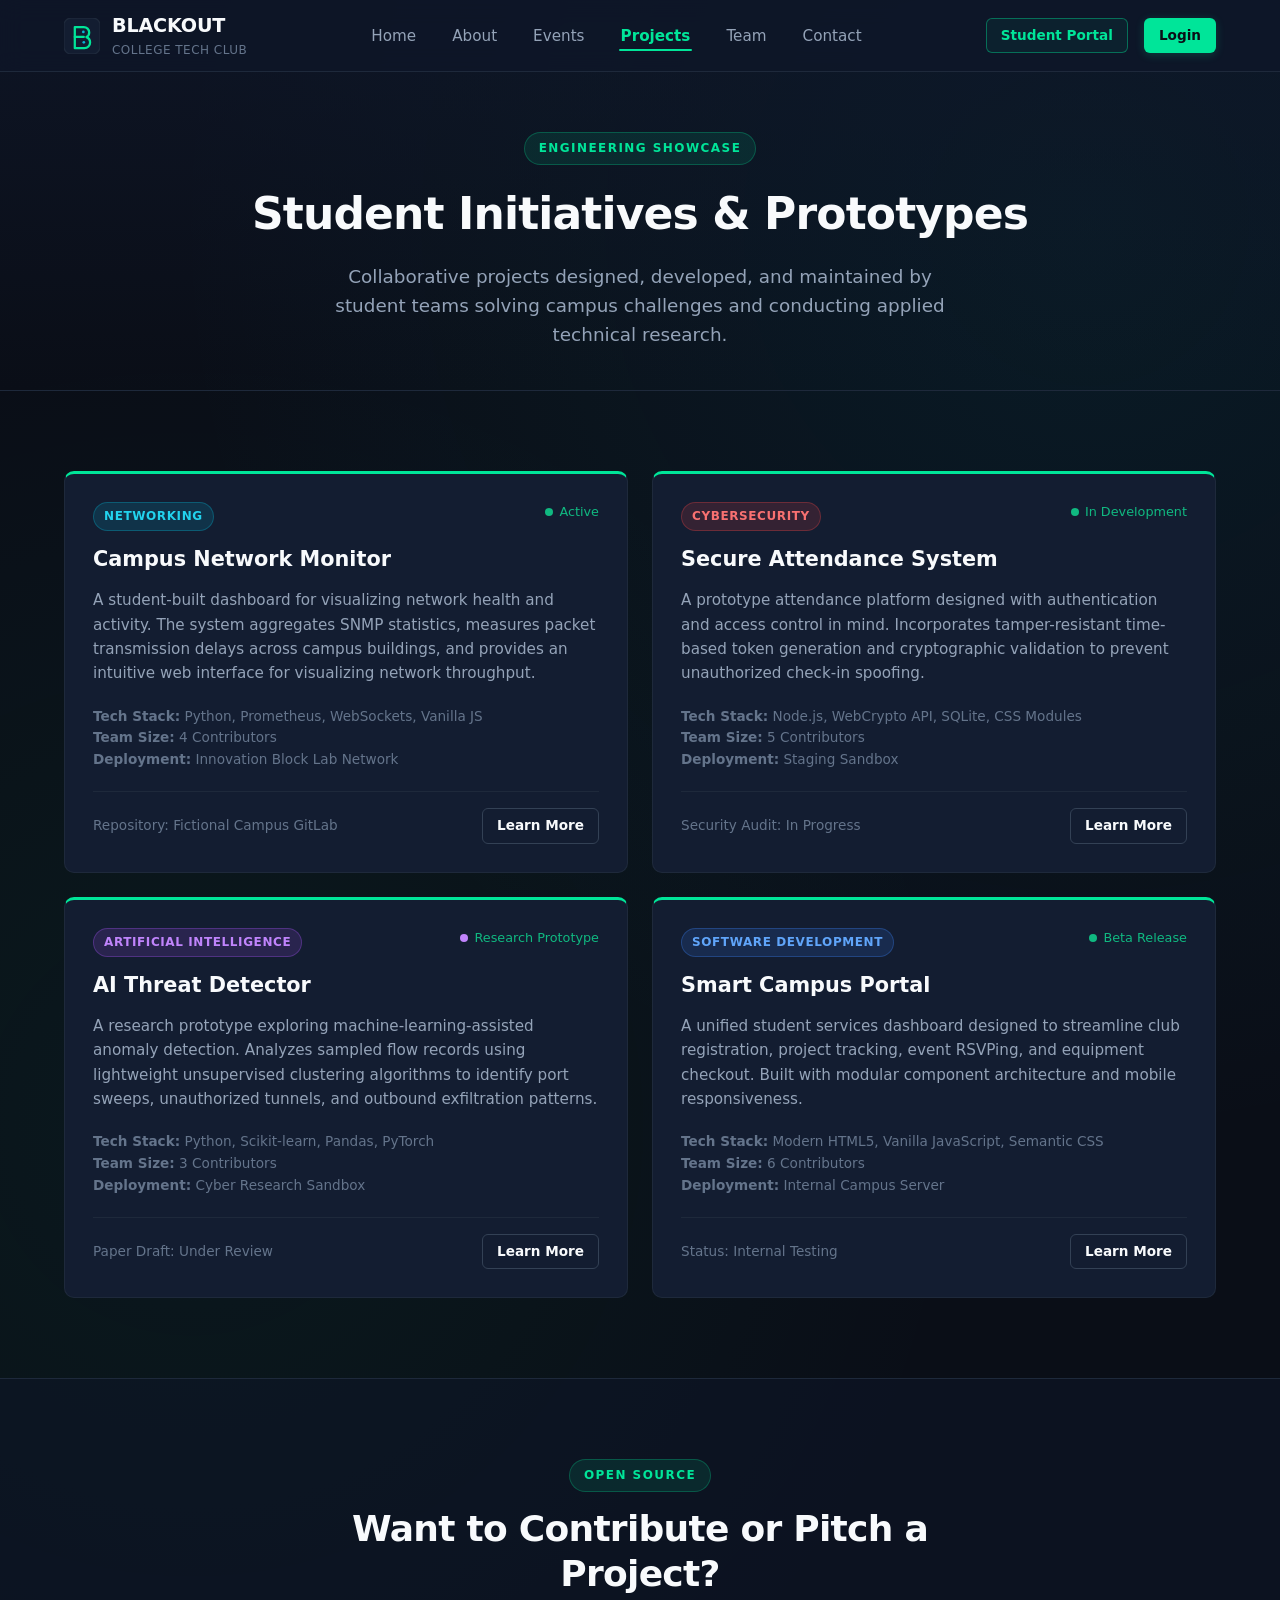
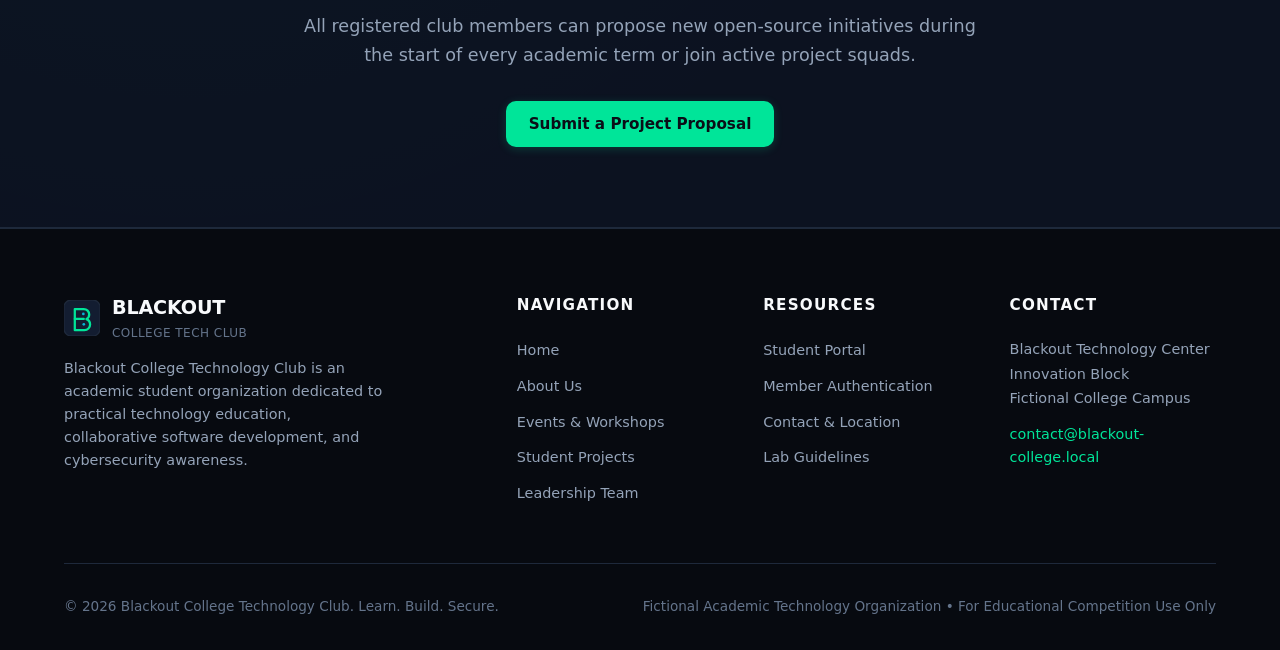
<file: website/projects.html>
<!DOCTYPE html>
<html lang="en">
<head>
  <meta charset="UTF-8">
  <meta name="viewport" content="width=device-width, initial-scale=1.0">
  <meta name="description" content="Discover hands-on student engineering initiatives and research prototypes developed at Blackout College Technology Club.">
  <title>Student Projects | Blackout College Technology Club</title>
  <link rel="stylesheet" href="assets/css/style.css">
</head>
<body>
  <a href="#main-content" class="skip-link">Skip to main content</a>

  <!-- Global Header -->
  <header class="site-header">
    <div class="container nav-wrapper">
      <a href="index.html" class="brand-link" aria-label="Blackout College Technology Club Home">
        <svg class="brand-logo-svg" viewBox="0 0 40 40" fill="none" xmlns="http://www.w3.org/2000/svg" aria-hidden="true">
          <rect width="40" height="40" rx="8" fill="#131D31" stroke="#1E293B" stroke-width="1.5"/>
          <path d="M12 10H22C25.3137 10 28 12.6863 28 16C28 18.2372 26.7725 20.188 24.9644 21.2183C27.3551 22.1868 29 24.5218 29 27.25C29 30.7018 26.2018 33.5 22.75 33.5H12V10Z" stroke="#00E599" stroke-width="2.5" stroke-linecap="round" stroke-linejoin="round"/>
          <path d="M12 21H22" stroke="#00E599" stroke-width="2.5" stroke-linecap="round"/>
          <circle cx="21.5" cy="15.5" r="1.5" fill="#06B6D4"/>
          <circle cx="22" cy="27" r="1.5" fill="#06B6D4"/>
        </svg>
        <div>
          <span>BLACKOUT</span>
          <span class="brand-text-sub">COLLEGE TECH CLUB</span>
        </div>
      </a>

      <nav aria-label="Main Navigation">
        <ul class="nav-menu">
          <li><a href="index.html" class="nav-link">Home</a></li>
          <li><a href="about.html" class="nav-link">About</a></li>
          <li><a href="events.html" class="nav-link">Events</a></li>
          <li><a href="projects.html" class="nav-link active">Projects</a></li>
          <li><a href="team.html" class="nav-link">Team</a></li>
          <li><a href="contact.html" class="nav-link">Contact</a></li>
          <li class="nav-menu-portal-item" style="display: none;">
            <a href="portal.html" class="btn btn-sm btn-accent-outline" style="width: 100%; text-align: center; margin-bottom: 8px;">Student Portal</a>
            <a href="login.html" class="btn btn-sm btn-primary" style="width: 100%; text-align: center;">Login</a>
          </li>
        </ul>
      </nav>

      <div class="nav-actions">
        <a href="portal.html" class="btn btn-sm btn-accent-outline">Student Portal</a>
        <a href="login.html" class="btn btn-sm btn-primary">Login</a>
      </div>

      <button class="mobile-nav-toggle" aria-label="Toggle navigation menu" aria-expanded="false">
        <span class="hamburger-line"></span>
      </button>
    </div>
  </header>

  <main id="main-content">
    <section class="page-header">
      <div class="container">
        <span class="section-badge">Engineering Showcase</span>
        <h1 class="page-title">Student Initiatives &amp; Prototypes</h1>
        <p class="page-subtitle">
          Collaborative projects designed, developed, and maintained by student teams solving campus challenges and conducting applied technical research.
        </p>
      </div>
    </section>

    <!-- Projects Section -->
    <section class="section">
      <div class="container">
        <div class="grid grid-2">
          <!-- Project 1 -->
          <div class="card card-accent-top">
            <div style="display: flex; justify-content: space-between; align-items: flex-start; margin-bottom: 12px;">
              <span class="badge badge-network">Networking</span>
              <span class="project-status"><span class="status-dot"></span> Active</span>
            </div>

            <h2 class="card-title">Campus Network Monitor</h2>
            <p class="card-text">
              A student-built dashboard for visualizing network health and activity. The system aggregates SNMP statistics, measures packet transmission delays across campus buildings, and provides an intuitive web interface for visualizing network throughput.
            </p>

            <div style="margin-bottom: 20px; font-size: 0.85rem; color: var(--text-muted); line-height: 1.6;">
              <div><strong>Tech Stack:</strong> Python, Prometheus, WebSockets, Vanilla JS</div>
              <div><strong>Team Size:</strong> 4 Contributors</div>
              <div><strong>Deployment:</strong> Innovation Block Lab Network</div>
            </div>

            <div class="card-meta">
              <span>Repository: Fictional Campus GitLab</span>
              <a href="#details-network" class="btn btn-sm btn-outline">Learn More</a>
            </div>
          </div>

          <!-- Project 2 -->
          <div class="card card-accent-top">
            <div style="display: flex; justify-content: space-between; align-items: flex-start; margin-bottom: 12px;">
              <span class="badge badge-cyber">Cybersecurity</span>
              <span class="project-status"><span class="status-dot"></span> In Development</span>
            </div>

            <h2 class="card-title">Secure Attendance System</h2>
            <p class="card-text">
              A prototype attendance platform designed with authentication and access control in mind. Incorporates tamper-resistant time-based token generation and cryptographic validation to prevent unauthorized check-in spoofing.
            </p>

            <div style="margin-bottom: 20px; font-size: 0.85rem; color: var(--text-muted); line-height: 1.6;">
              <div><strong>Tech Stack:</strong> Node.js, WebCrypto API, SQLite, CSS Modules</div>
              <div><strong>Team Size:</strong> 5 Contributors</div>
              <div><strong>Deployment:</strong> Staging Sandbox</div>
            </div>

            <div class="card-meta">
              <span>Security Audit: In Progress</span>
              <a href="#details-attendance" class="btn btn-sm btn-outline">Learn More</a>
            </div>
          </div>

          <!-- Project 3 -->
          <div class="card card-accent-top">
            <div style="display: flex; justify-content: space-between; align-items: flex-start; margin-bottom: 12px;">
              <span class="badge badge-ai">Artificial Intelligence</span>
              <span class="project-status"><span class="status-dot" style="background: #c084fc;"></span> Research Prototype</span>
            </div>

            <h2 class="card-title">AI Threat Detector</h2>
            <p class="card-text">
              A research prototype exploring machine-learning-assisted anomaly detection. Analyzes sampled flow records using lightweight unsupervised clustering algorithms to identify port sweeps, unauthorized tunnels, and outbound exfiltration patterns.
            </p>

            <div style="margin-bottom: 20px; font-size: 0.85rem; color: var(--text-muted); line-height: 1.6;">
              <div><strong>Tech Stack:</strong> Python, Scikit-learn, Pandas, PyTorch</div>
              <div><strong>Team Size:</strong> 3 Contributors</div>
              <div><strong>Deployment:</strong> Cyber Research Sandbox</div>
            </div>

            <div class="card-meta">
              <span>Paper Draft: Under Review</span>
              <a href="#details-ai" class="btn btn-sm btn-outline">Learn More</a>
            </div>
          </div>

          <!-- Project 4 -->
          <div class="card card-accent-top">
            <div style="display: flex; justify-content: space-between; align-items: flex-start; margin-bottom: 12px;">
              <span class="badge badge-dev">Software Development</span>
              <span class="project-status"><span class="status-dot"></span> Beta Release</span>
            </div>

            <h2 class="card-title">Smart Campus Portal</h2>
            <p class="card-text">
              A unified student services dashboard designed to streamline club registration, project tracking, event RSVPing, and equipment checkout. Built with modular component architecture and mobile responsiveness.
            </p>

            <div style="margin-bottom: 20px; font-size: 0.85rem; color: var(--text-muted); line-height: 1.6;">
              <div><strong>Tech Stack:</strong> Modern HTML5, Vanilla JavaScript, Semantic CSS</div>
              <div><strong>Team Size:</strong> 6 Contributors</div>
              <div><strong>Deployment:</strong> Internal Campus Server</div>
            </div>

            <div class="card-meta">
              <span>Status: Internal Testing</span>
              <a href="#details-portal" class="btn btn-sm btn-outline">Learn More</a>
            </div>
          </div>
        </div>
      </div>
    </section>

    <!-- Contribute Section -->
    <section class="section section-alt">
      <div class="container">
        <div class="section-header" style="margin-bottom: 32px;">
          <span class="section-badge">Open Source</span>
          <h2 class="section-title">Want to Contribute or Pitch a Project?</h2>
          <p class="section-subtitle">
            All registered club members can propose new open-source initiatives during the start of every academic term or join active project squads.
          </p>
        </div>
        <div style="text-align: center;">
          <a href="contact.html" class="btn btn-primary">Submit a Project Proposal</a>
        </div>
      </div>
    </section>
  </main>

  <!-- Global Footer -->
  <footer class="site-footer">
    <div class="container">
      <div class="footer-grid">
        <div class="footer-brand">
          <a href="index.html" class="brand-link">
            <svg class="brand-logo-svg" viewBox="0 0 40 40" fill="none" xmlns="http://www.w3.org/2000/svg" aria-hidden="true">
              <rect width="40" height="40" rx="8" fill="#131D31" stroke="#1E293B" stroke-width="1.5"/>
              <path d="M12 10H22C25.3137 10 28 12.6863 28 16C28 18.2372 26.7725 20.188 24.9644 21.2183C27.3551 22.1868 29 24.5218 29 27.25C29 30.7018 26.2018 33.5 22.75 33.5H12V10Z" stroke="#00E599" stroke-width="2.5" stroke-linecap="round" stroke-linejoin="round"/>
              <path d="M12 21H22" stroke="#00E599" stroke-width="2.5" stroke-linecap="round"/>
              <circle cx="21.5" cy="15.5" r="1.5" fill="#06B6D4"/>
              <circle cx="22" cy="27" r="1.5" fill="#06B6D4"/>
            </svg>
            <div>
              <span>BLACKOUT</span>
              <span class="brand-text-sub">COLLEGE TECH CLUB</span>
            </div>
          </a>
          <p>
            Blackout College Technology Club is an academic student organization dedicated to practical technology education, collaborative software development, and cybersecurity awareness.
          </p>
        </div>

        <div>
          <h4 class="footer-col-title">Navigation</h4>
          <ul class="footer-links">
            <li><a href="index.html">Home</a></li>
            <li><a href="about.html">About Us</a></li>
            <li><a href="events.html">Events & Workshops</a></li>
            <li><a href="projects.html">Student Projects</a></li>
            <li><a href="team.html">Leadership Team</a></li>
          </ul>
        </div>

        <div>
          <h4 class="footer-col-title">Resources</h4>
          <ul class="footer-links">
            <li><a href="portal.html">Student Portal</a></li>
            <li><a href="login.html">Member Authentication</a></li>
            <li><a href="contact.html">Contact & Location</a></li>
            <li><a href="projects.html#main-content">Lab Guidelines</a></li>
          </ul>
        </div>

        <div>
          <h4 class="footer-col-title">Contact</h4>
          <p style="font-size: 0.9rem; line-height: 1.7; margin-bottom: 12px;">
            Blackout Technology Center<br>
            Innovation Block<br>
            Fictional College Campus
          </p>
          <p style="font-size: 0.9rem; color: var(--accent-primary);">
            contact@blackout-college.local
          </p>
        </div>
      </div>

      <div class="footer-bottom">
        <div>
          &copy; 2026 Blackout College Technology Club. Learn. Build. Secure.
        </div>
        <div>
          Fictional Academic Technology Organization &bull; For Educational Competition Use Only
        </div>
      </div>
    </div>
  </footer>

  <script src="assets/js/main.js"></script>
</body>
</html>
</file>
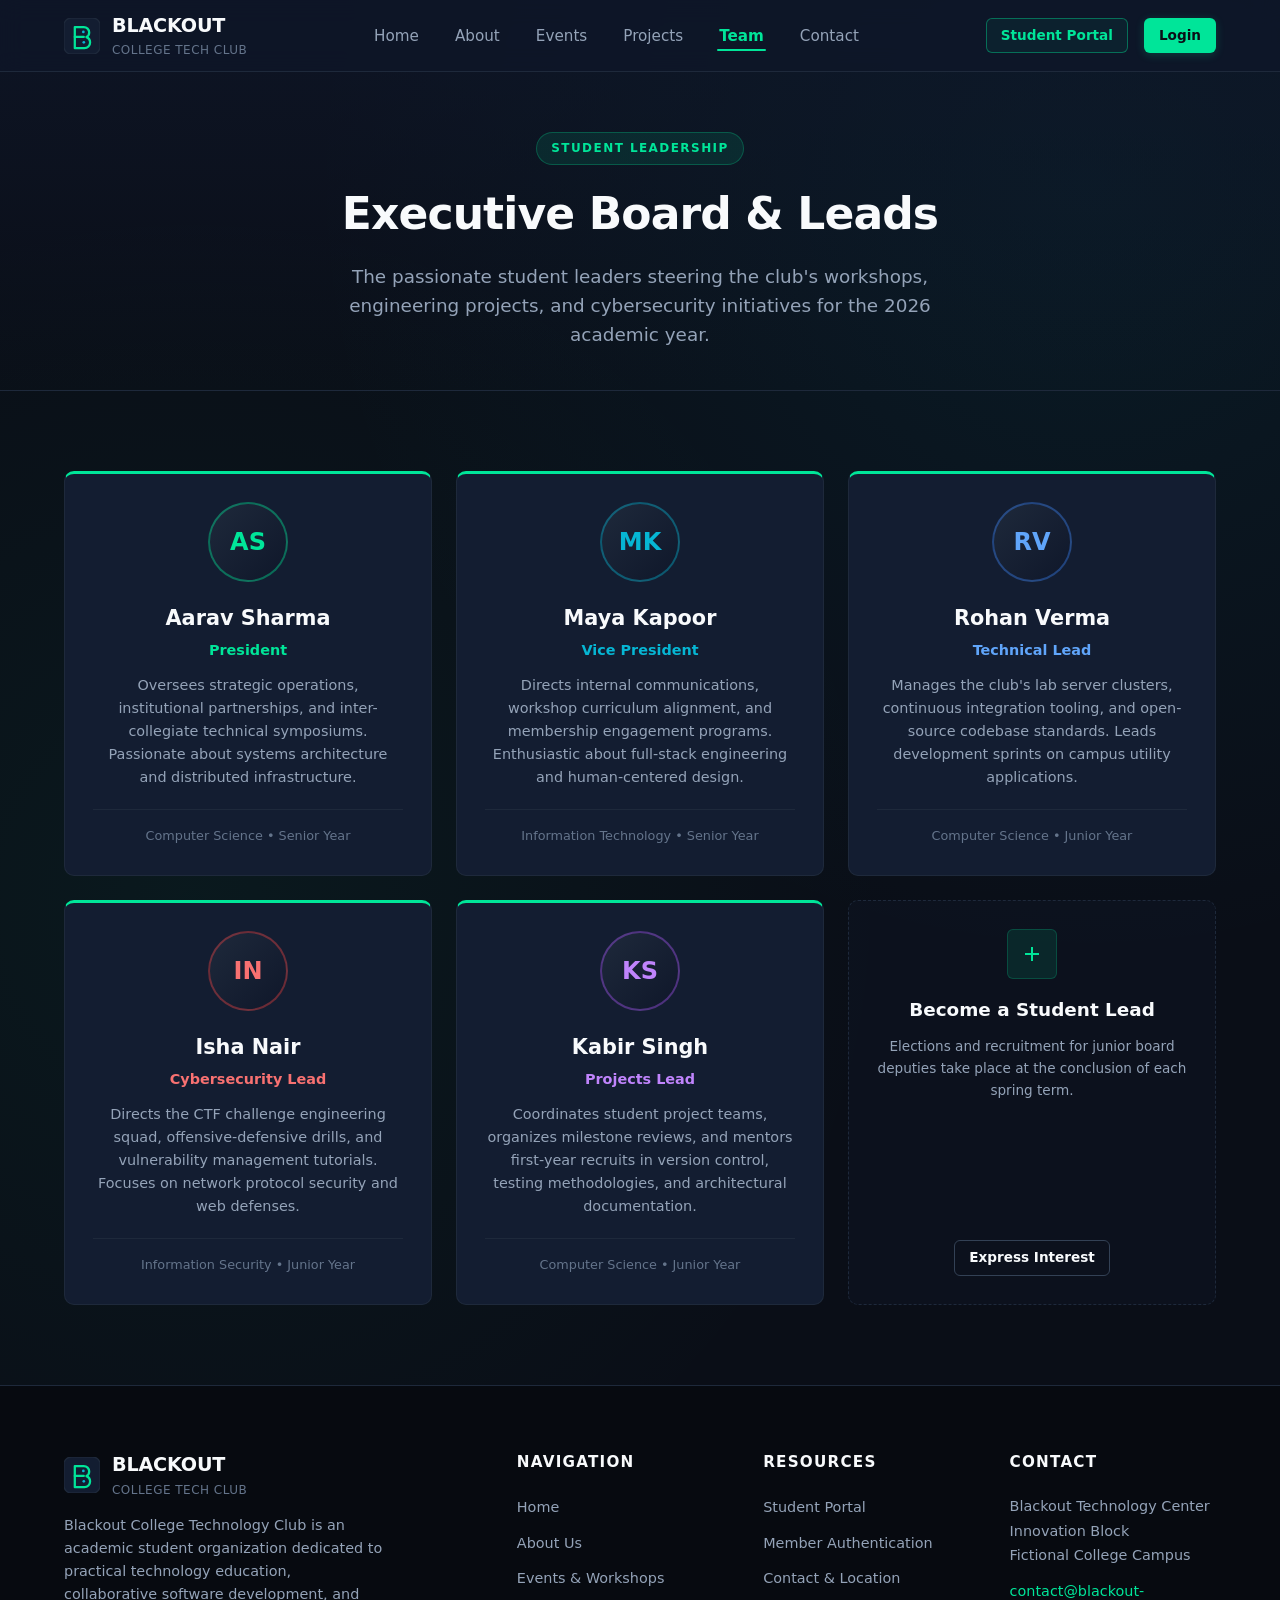
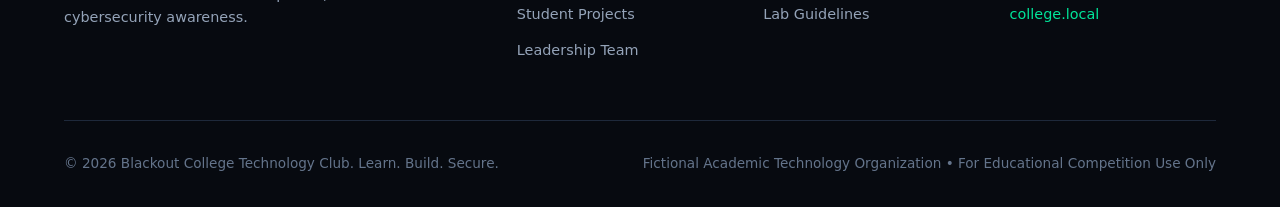
<file: website/team.html>
<!DOCTYPE html>
<html lang="en">
<head>
  <meta charset="UTF-8">
  <meta name="viewport" content="width=device-width, initial-scale=1.0">
  <meta name="description" content="Meet the student leadership team of Blackout College Technology Club guiding technical development, events, and cyber defense research.">
  <title>Leadership Team | Blackout College Technology Club</title>
  <link rel="stylesheet" href="assets/css/style.css">
</head>
<body>
  <a href="#main-content" class="skip-link">Skip to main content</a>

  <!-- Global Header -->
  <header class="site-header">
    <div class="container nav-wrapper">
      <a href="index.html" class="brand-link" aria-label="Blackout College Technology Club Home">
        <svg class="brand-logo-svg" viewBox="0 0 40 40" fill="none" xmlns="http://www.w3.org/2000/svg" aria-hidden="true">
          <rect width="40" height="40" rx="8" fill="#131D31" stroke="#1E293B" stroke-width="1.5"/>
          <path d="M12 10H22C25.3137 10 28 12.6863 28 16C28 18.2372 26.7725 20.188 24.9644 21.2183C27.3551 22.1868 29 24.5218 29 27.25C29 30.7018 26.2018 33.5 22.75 33.5H12V10Z" stroke="#00E599" stroke-width="2.5" stroke-linecap="round" stroke-linejoin="round"/>
          <path d="M12 21H22" stroke="#00E599" stroke-width="2.5" stroke-linecap="round"/>
          <circle cx="21.5" cy="15.5" r="1.5" fill="#06B6D4"/>
          <circle cx="22" cy="27" r="1.5" fill="#06B6D4"/>
        </svg>
        <div>
          <span>BLACKOUT</span>
          <span class="brand-text-sub">COLLEGE TECH CLUB</span>
        </div>
      </a>

      <nav aria-label="Main Navigation">
        <ul class="nav-menu">
          <li><a href="index.html" class="nav-link">Home</a></li>
          <li><a href="about.html" class="nav-link">About</a></li>
          <li><a href="events.html" class="nav-link">Events</a></li>
          <li><a href="projects.html" class="nav-link">Projects</a></li>
          <li><a href="team.html" class="nav-link active">Team</a></li>
          <li><a href="contact.html" class="nav-link">Contact</a></li>
          <li class="nav-menu-portal-item" style="display: none;">
            <a href="portal.html" class="btn btn-sm btn-accent-outline" style="width: 100%; text-align: center; margin-bottom: 8px;">Student Portal</a>
            <a href="login.html" class="btn btn-sm btn-primary" style="width: 100%; text-align: center;">Login</a>
          </li>
        </ul>
      </nav>

      <div class="nav-actions">
        <a href="portal.html" class="btn btn-sm btn-accent-outline">Student Portal</a>
        <a href="login.html" class="btn btn-sm btn-primary">Login</a>
      </div>

      <button class="mobile-nav-toggle" aria-label="Toggle navigation menu" aria-expanded="false">
        <span class="hamburger-line"></span>
      </button>
    </div>
  </header>

  <main id="main-content">
    <section class="page-header">
      <div class="container">
        <span class="section-badge">Student Leadership</span>
        <h1 class="page-title">Executive Board &amp; Leads</h1>
        <p class="page-subtitle">
          The passionate student leaders steering the club's workshops, engineering projects, and cybersecurity initiatives for the 2026 academic year.
        </p>
      </div>
    </section>

    <!-- Leadership Grid -->
    <section class="section">
      <div class="container">
        <div class="grid grid-3">
          <!-- Member 1: President -->
          <div class="card card-accent-top" style="text-align: center; align-items: center;">
            <div class="team-avatar" style="color: var(--accent-primary); border-color: rgba(0, 229, 153, 0.4);">
              AS
            </div>
            <h2 class="card-title" style="margin-bottom: 4px;">Aarav Sharma</h2>
            <div class="team-role">President</div>
            <p class="card-text" style="font-size: 0.9rem;">
              Oversees strategic operations, institutional partnerships, and inter-collegiate technical symposiums. Passionate about systems architecture and distributed infrastructure.
            </p>
            <div class="card-meta" style="width: 100%; justify-content: center;">
              <span style="font-size: 0.8rem; color: var(--text-muted);">Computer Science &bull; Senior Year</span>
            </div>
          </div>

          <!-- Member 2: Vice President -->
          <div class="card card-accent-top" style="text-align: center; align-items: center;">
            <div class="team-avatar" style="color: var(--accent-secondary); border-color: rgba(6, 182, 212, 0.4);">
              MK
            </div>
            <h2 class="card-title" style="margin-bottom: 4px;">Maya Kapoor</h2>
            <div class="team-role" style="color: var(--accent-secondary);">Vice President</div>
            <p class="card-text" style="font-size: 0.9rem;">
              Directs internal communications, workshop curriculum alignment, and membership engagement programs. Enthusiastic about full-stack engineering and human-centered design.
            </p>
            <div class="card-meta" style="width: 100%; justify-content: center;">
              <span style="font-size: 0.8rem; color: var(--text-muted);">Information Technology &bull; Senior Year</span>
            </div>
          </div>

          <!-- Member 3: Technical Lead -->
          <div class="card card-accent-top" style="text-align: center; align-items: center;">
            <div class="team-avatar" style="color: #60a5fa; border-color: rgba(59, 130, 246, 0.4);">
              RV
            </div>
            <h2 class="card-title" style="margin-bottom: 4px;">Rohan Verma</h2>
            <div class="team-role" style="color: #60a5fa;">Technical Lead</div>
            <p class="card-text" style="font-size: 0.9rem;">
              Manages the club's lab server clusters, continuous integration tooling, and open-source codebase standards. Leads development sprints on campus utility applications.
            </p>
            <div class="card-meta" style="width: 100%; justify-content: center;">
              <span style="font-size: 0.8rem; color: var(--text-muted);">Computer Science &bull; Junior Year</span>
            </div>
          </div>

          <!-- Member 4: Cybersecurity Lead -->
          <div class="card card-accent-top" style="text-align: center; align-items: center;">
            <div class="team-avatar" style="color: #f87171; border-color: rgba(239, 68, 68, 0.4);">
              IN
            </div>
            <h2 class="card-title" style="margin-bottom: 4px;">Isha Nair</h2>
            <div class="team-role" style="color: #f87171;">Cybersecurity Lead</div>
            <p class="card-text" style="font-size: 0.9rem;">
              Directs the CTF challenge engineering squad, offensive-defensive drills, and vulnerability management tutorials. Focuses on network protocol security and web defenses.
            </p>
            <div class="card-meta" style="width: 100%; justify-content: center;">
              <span style="font-size: 0.8rem; color: var(--text-muted);">Information Security &bull; Junior Year</span>
            </div>
          </div>

          <!-- Member 5: Projects Lead -->
          <div class="card card-accent-top" style="text-align: center; align-items: center;">
            <div class="team-avatar" style="color: #c084fc; border-color: rgba(168, 85, 247, 0.4);">
              KS
            </div>
            <h2 class="card-title" style="margin-bottom: 4px;">Kabir Singh</h2>
            <div class="team-role" style="color: #c084fc;">Projects Lead</div>
            <p class="card-text" style="font-size: 0.9rem;">
              Coordinates student project teams, organizes milestone reviews, and mentors first-year recruits in version control, testing methodologies, and architectural documentation.
            </p>
            <div class="card-meta" style="width: 100%; justify-content: center;">
              <span style="font-size: 0.8rem; color: var(--text-muted);">Computer Science &bull; Junior Year</span>
            </div>
          </div>

          <!-- Join the Board Card -->
          <div class="card" style="text-align: center; align-items: center; justify-content: center; background: rgba(15, 23, 42, 0.4); border-style: dashed;">
            <div class="card-icon-box" style="margin: 0 auto 16px;">
              <svg width="24" height="24" viewBox="0 0 24 24" fill="none" stroke="currentColor" stroke-width="2">
                <line x1="12" y1="5" x2="12" y2="19"/>
                <line x1="5" y1="12" x2="19" y2="12"/>
              </svg>
            </div>
            <h3 class="card-title" style="font-size: 1.15rem;">Become a Student Lead</h3>
            <p class="card-text" style="font-size: 0.85rem;">
              Elections and recruitment for junior board deputies take place at the conclusion of each spring term.
            </p>
            <a href="contact.html" class="btn btn-sm btn-outline">Express Interest</a>
          </div>
        </div>
      </div>
    </section>
  </main>

  <!-- Global Footer -->
  <footer class="site-footer">
    <div class="container">
      <div class="footer-grid">
        <div class="footer-brand">
          <a href="index.html" class="brand-link">
            <svg class="brand-logo-svg" viewBox="0 0 40 40" fill="none" xmlns="http://www.w3.org/2000/svg" aria-hidden="true">
              <rect width="40" height="40" rx="8" fill="#131D31" stroke="#1E293B" stroke-width="1.5"/>
              <path d="M12 10H22C25.3137 10 28 12.6863 28 16C28 18.2372 26.7725 20.188 24.9644 21.2183C27.3551 22.1868 29 24.5218 29 27.25C29 30.7018 26.2018 33.5 22.75 33.5H12V10Z" stroke="#00E599" stroke-width="2.5" stroke-linecap="round" stroke-linejoin="round"/>
              <path d="M12 21H22" stroke="#00E599" stroke-width="2.5" stroke-linecap="round"/>
              <circle cx="21.5" cy="15.5" r="1.5" fill="#06B6D4"/>
              <circle cx="22" cy="27" r="1.5" fill="#06B6D4"/>
            </svg>
            <div>
              <span>BLACKOUT</span>
              <span class="brand-text-sub">COLLEGE TECH CLUB</span>
            </div>
          </a>
          <p>
            Blackout College Technology Club is an academic student organization dedicated to practical technology education, collaborative software development, and cybersecurity awareness.
          </p>
        </div>

        <div>
          <h4 class="footer-col-title">Navigation</h4>
          <ul class="footer-links">
            <li><a href="index.html">Home</a></li>
            <li><a href="about.html">About Us</a></li>
            <li><a href="events.html">Events & Workshops</a></li>
            <li><a href="projects.html">Student Projects</a></li>
            <li><a href="team.html">Leadership Team</a></li>
          </ul>
        </div>

        <div>
          <h4 class="footer-col-title">Resources</h4>
          <ul class="footer-links">
            <li><a href="portal.html">Student Portal</a></li>
            <li><a href="login.html">Member Authentication</a></li>
            <li><a href="contact.html">Contact & Location</a></li>
            <li><a href="team.html#main-content">Lab Guidelines</a></li>
          </ul>
        </div>

        <div>
          <h4 class="footer-col-title">Contact</h4>
          <p style="font-size: 0.9rem; line-height: 1.7; margin-bottom: 12px;">
            Blackout Technology Center<br>
            Innovation Block<br>
            Fictional College Campus
          </p>
          <p style="font-size: 0.9rem; color: var(--accent-primary);">
            contact@blackout-college.local
          </p>
        </div>
      </div>

      <div class="footer-bottom">
        <div>
          &copy; 2026 Blackout College Technology Club. Learn. Build. Secure.
        </div>
        <div>
          Fictional Academic Technology Organization &bull; For Educational Competition Use Only
        </div>
      </div>
    </div>
  </footer>

  <script src="assets/js/main.js"></script>
</body>
</html>
</file>
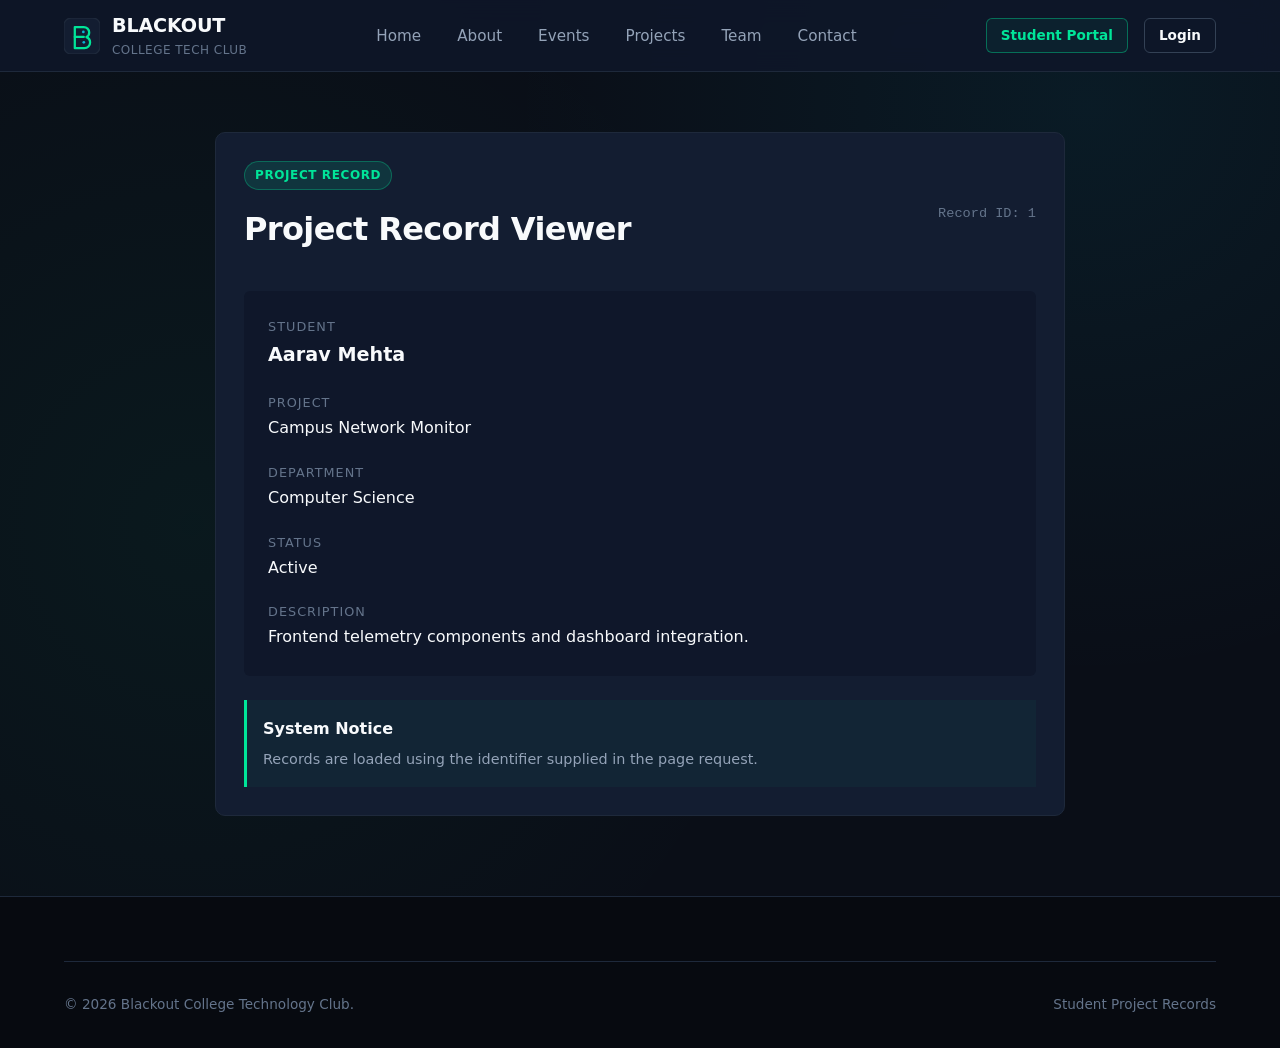
<file: website/records/view.html>
<!DOCTYPE html>
<html lang="en">
<head>
  <meta charset="UTF-8">
  <meta name="viewport" content="width=device-width, initial-scale=1.0">

  <meta
    name="description"
    content="Blackout College Technology Club - Project Record Viewer"
  >

  <title>Project Record Viewer | Blackout College Technology Club</title>

  <link rel="stylesheet" href="../assets/css/style.css">
</head>

<body>

  <a href="#main-content" class="skip-link">
    Skip to main content
  </a>

  <!-- Header -->
  <header class="site-header">
    <div class="container nav-wrapper">

      <a href="../index.html" class="brand-link">
        <svg
          class="brand-logo-svg"
          viewBox="0 0 40 40"
          fill="none"
          xmlns="http://www.w3.org/2000/svg"
          aria-hidden="true"
        >
          <rect
            width="40"
            height="40"
            rx="8"
            fill="#131D31"
            stroke="#1E293B"
            stroke-width="1.5"
          />

          <path
            d="M12 10H22C25.3137 10 28 12.6863 28 16C28 18.2372 26.7725 20.188 24.9644 21.2183C27.3551 22.1868 29 24.5218 29 27.25C29 30.7018 26.2018 33.5 22.75 33.5H12V10Z"
            stroke="#00E599"
            stroke-width="2.5"
            stroke-linecap="round"
            stroke-linejoin="round"
          />

          <path
            d="M12 21H22"
            stroke="#00E599"
            stroke-width="2.5"
            stroke-linecap="round"
          />

          <circle
            cx="21.5"
            cy="15.5"
            r="1.5"
            fill="#06B6D4"
          />

          <circle
            cx="22"
            cy="27"
            r="1.5"
            fill="#06B6D4"
          />
        </svg>

        <div>
          <span>BLACKOUT</span>
          <span class="brand-text-sub">
            COLLEGE TECH CLUB
          </span>
        </div>
      </a>

      <nav aria-label="Main Navigation">
        <ul class="nav-menu">

          <li>
            <a href="../index.html" class="nav-link">
              Home
            </a>
          </li>

          <li>
            <a href="../about.html" class="nav-link">
              About
            </a>
          </li>

          <li>
            <a href="../events.html" class="nav-link">
              Events
            </a>
          </li>

          <li>
            <a href="../projects.html" class="nav-link">
              Projects
            </a>
          </li>

          <li>
            <a href="../team.html" class="nav-link">
              Team
            </a>
          </li>

          <li>
            <a href="../contact.html" class="nav-link">
              Contact
            </a>
          </li>

        </ul>
      </nav>

      <div class="nav-actions">

        <a
          href="../portal.html"
          class="btn btn-sm btn-accent-outline"
        >
          Student Portal
        </a>

        <a
          href="../login.html"
          class="btn btn-sm btn-outline"
        >
          Login
        </a>

      </div>

      <button
        class="mobile-nav-toggle"
        aria-label="Toggle navigation menu"
        aria-expanded="false"
      >
        <span class="hamburger-line"></span>
      </button>

    </div>
  </header>


  <!-- Main Content -->
  <main
    id="main-content"
    class="section"
    style="padding-top: 60px;"
  >

    <div class="container">

      <div
        class="card"
        style="max-width: 850px; margin: 0 auto;"
      >

        <div
          style="
            display: flex;
            justify-content: space-between;
            align-items: center;
            gap: 20px;
            margin-bottom: 24px;
          "
        >

          <div>

            <span class="badge badge-general">
              PROJECT RECORD
            </span>

            <h1
              class="page-title"
              style="font-size: 2rem; margin-top: 14px;"
            >
              Project Record Viewer
            </h1>

          </div>

          <div
            style="
              font-family: monospace;
              color: var(--text-muted);
              font-size: 0.85rem;
            "
          >
            Record ID:
            <span id="record-id">--</span>
          </div>

        </div>


        <div
          id="record-container"
          style="
            padding: 24px;
            background: var(--bg-secondary);
            border-radius: var(--radius-sm);
          "
        >

          <div
            id="record-content"
            style="line-height: 1.8;"
          >
            Loading record...
          </div>

        </div>


        <div
          style="
            margin-top: 24px;
            padding: 16px;
            border-left: 3px solid var(--accent-primary);
            background: rgba(0, 229, 153, 0.04);
          "
        >

          <strong>System Notice</strong>

          <p
            style="
              margin-top: 6px;
              color: var(--text-secondary);
              font-size: 0.9rem;
            "
          >
            Records are loaded using the identifier supplied in
            the page request.
          </p>

        </div>

      </div>

    </div>

  </main>


  <!-- Footer -->
  <footer class="site-footer">

    <div class="container">

      <div class="footer-bottom">

        <div>
          &copy; 2026 Blackout College Technology Club.
        </div>

        <div>
          Student Project Records
        </div>

      </div>

    </div>

  </footer>


  <script src="../assets/js/main.js"></script>


  <!-- Task 7: Insecure Direct Object Reference -->
  <script>

    const params = new URLSearchParams(
      window.location.search
    );

    const recordId = params.get('id') || '1';

    const recordIdElement =
      document.getElementById('record-id');

    const recordContent =
      document.getElementById('record-content');


    recordIdElement.textContent = recordId;

    fetch(`data/${encodeURIComponent(recordId)}.json`)
      .then(response => {
        if (!response.ok) {
          throw new Error('Record Not Found');
        }
        return response.json();
      })
      .then(record => {
        let flagSection = '';

        if (record.flag) {
          flagSection = `
            <div
              style="
                margin-top: 24px;
                padding: 18px;
                border: 1px solid var(--accent-primary);
                border-radius: var(--radius-sm);
                background: rgba(0, 229, 153, 0.05);
              "
            >
              <div
                style="
                  color: var(--accent-primary);
                  font-weight: 700;
                  margin-bottom: 8px;
                "
              >
                Restricted Verification Token
              </div>

              <code
                style="
                  font-size: 1rem;
                  word-break: break-word;
                "
              >
                ${record.flag}
              </code>
            </div>
          `;
        }

        recordContent.innerHTML = `
          <div style="margin-bottom: 18px;">
            <div
              style="
                color: var(--text-muted);
                font-size: 0.8rem;
                text-transform: uppercase;
                letter-spacing: 0.08em;
              "
            >
              Student
            </div>

            <div
              style="
                font-size: 1.2rem;
                font-weight: 700;
              "
            >
              ${record.name}
            </div>
          </div>

          <div style="margin-bottom: 18px;">
            <div
              style="
                color: var(--text-muted);
                font-size: 0.8rem;
                text-transform: uppercase;
                letter-spacing: 0.08em;
              "
            >
              Project
            </div>

            <div>
              ${record.project}
            </div>
          </div>

          <div style="margin-bottom: 18px;">
            <div
              style="
                color: var(--text-muted);
                font-size: 0.8rem;
                text-transform: uppercase;
                letter-spacing: 0.08em;
              "
            >
              Department
            </div>

            <div>
              ${record.department}
            </div>
          </div>

          <div style="margin-bottom: 18px;">
            <div
              style="
                color: var(--text-muted);
                font-size: 0.8rem;
                text-transform: uppercase;
                letter-spacing: 0.08em;
              "
            >
              Status
            </div>

            <div>
              ${record.status}
            </div>
          </div>

          <div>
            <div
              style="
                color: var(--text-muted);
                font-size: 0.8rem;
                text-transform: uppercase;
                letter-spacing: 0.08em;
              "
            >
              Description
            </div>

            <div>
              ${record.description}
            </div>
          </div>

          ${flagSection}
        `;
      })
      .catch(() => {
        recordContent.innerHTML = `
          <h2 style="margin-bottom: 12px;">
            Record Not Found
          </h2>

          <p style="color: var(--text-secondary);">
            No project record exists for this identifier.
          </p>
        `;
      });

  </script>

</body>
</html>
</file>
<file: website/assets/css/style.css>
/* ==========================================================================
   BLACKOUT COLLEGE TECHNOLOGY CLUB - DESIGN SYSTEM & STYLESHEET
   Brand: Blackout College Technology Club
   Tagline: Learn. Build. Secure.
   ========================================================================== */

:root {
  /* Core Color Palette */
  --bg-primary: #0a0e17;
  --bg-secondary: #0f172a;
  --bg-card: #131d31;
  --bg-card-hover: #18253d;
  --bg-elevated: #1e293b;
  --bg-glass: rgba(15, 23, 42, 0.85);

  /* Accents */
  --accent-primary: #00e599;
  --accent-primary-hover: #00c784;
  --accent-primary-glow: rgba(0, 229, 153, 0.2);
  --accent-secondary: #06b6d4;
  --accent-secondary-glow: rgba(6, 182, 212, 0.2);
  --accent-blue: #3b82f6;

  /* Text Colors */
  --text-primary: #f8fafc;
  --text-secondary: #94a3b8;
  --text-muted: #64748b;
  --text-inverse: #0a0e17;

  /* Borders & Dividers */
  --border-subtle: #1e293b;
  --border-medium: #334155;
  --border-focus: #00e599;

  /* Status Colors */
  --status-success: #10b981;
  --status-warning: #f59e0b;
  --status-danger: #ef4444;
  --status-info: #38bdf8;

  /* Typography */
  --font-sans: system-ui, -apple-system, BlinkMacSystemFont, 'Segoe UI', Roboto, Oxygen, Ubuntu, Cantarell, 'Helvetica Neue', sans-serif;
  --font-mono: 'SFMono-Regular', Consolas, 'Liberation Mono', Menlo, Courier, monospace;

  /* Shadows */
  --shadow-sm: 0 1px 2px 0 rgba(0, 0, 0, 0.4);
  --shadow-md: 0 4px 12px -2px rgba(0, 0, 0, 0.5);
  --shadow-lg: 0 12px 28px -4px rgba(0, 0, 0, 0.6);
  --shadow-glow: 0 0 24px -4px var(--accent-primary-glow);

  /* Transitions */
  --transition-fast: 0.15s ease;
  --transition-normal: 0.25s ease;
  --transition-slow: 0.4s ease;

  /* Layout */
  --container-max: 1200px;
  --header-height: 72px;
  --radius-sm: 6px;
  --radius-md: 10px;
  --radius-lg: 16px;
  --radius-full: 9999px;
}

/* Base Resets */
*,
*::before,
*::after {
  box-sizing: border-box;
  margin: 0;
  padding: 0;
}

html {
  font-family: var(--font-sans);
  background-color: var(--bg-primary);
  color: var(--text-primary);
  line-height: 1.6;
  scroll-behavior: smooth;
  -webkit-font-smoothing: antialiased;
}

body {
  min-height: 100vh;
  display: flex;
  flex-direction: column;
  background: radial-gradient(circle at 85% 10%, rgba(6, 182, 212, 0.08) 0%, transparent 40%),
    radial-gradient(circle at 15% 50%, rgba(0, 229, 153, 0.05) 0%, transparent 50%),
    var(--bg-primary);
  overflow-x: hidden;
}

img,
svg {
  display: block;
  max-width: 100%;
}

a {
  color: inherit;
  text-decoration: none;
  transition: color var(--transition-fast);
}

button,
input,
textarea,
select {
  font: inherit;
  color: inherit;
}

/* Accessibility Focus States */
:focus-visible {
  outline: 2px solid var(--accent-primary);
  outline-offset: 3px;
}

.skip-link {
  position: absolute;
  top: -999px;
  left: 20px;
  background: var(--accent-primary);
  color: var(--text-inverse);
  padding: 10px 18px;
  border-radius: var(--radius-sm);
  font-weight: 600;
  z-index: 9999;
}

.skip-link:focus {
  top: 20px;
}

/* Layout Utilities */
.container {
  width: 100%;
  max-width: var(--container-max);
  margin: 0 auto;
  padding: 0 24px;
}

.section {
  padding: 80px 0;
  position: relative;
}

.section-alt {
  background-color: rgba(15, 23, 42, 0.5);
  border-top: 1px solid var(--border-subtle);
  border-bottom: 1px solid var(--border-subtle);
}

.section-header {
  text-align: center;
  max-width: 700px;
  margin: 0 auto 56px;
}

.section-badge {
  display: inline-block;
  font-size: 0.75rem;
  text-transform: uppercase;
  letter-spacing: 0.12em;
  font-weight: 700;
  color: var(--accent-primary);
  background: rgba(0, 229, 153, 0.1);
  padding: 6px 14px;
  border-radius: var(--radius-full);
  margin-bottom: 14px;
  border: 1px solid rgba(0, 229, 153, 0.25);
}

.section-title {
  font-size: 2.25rem;
  font-weight: 800;
  color: var(--text-primary);
  line-height: 1.25;
  margin-bottom: 16px;
  letter-spacing: -0.02em;
}

.section-subtitle {
  font-size: 1.1rem;
  color: var(--text-secondary);
  line-height: 1.6;
}

/* Grid Layouts */
.grid {
  display: grid;
  gap: 24px;
}

.grid-2 {
  grid-template-columns: repeat(2, 1fr);
}

.grid-3 {
  grid-template-columns: repeat(3, 1fr);
}

.grid-4 {
  grid-template-columns: repeat(4, 1fr);
}

/* Typography Helpers */
h1,
h2,
h3,
h4,
h5,
h6 {
  color: var(--text-primary);
  font-weight: 700;
}

p {
  color: var(--text-secondary);
}

/* ==========================================================================
   Header & Navigation
   ========================================================================== */
.site-header {
  position: sticky;
  top: 0;
  height: var(--header-height);
  background: var(--bg-glass);
  backdrop-filter: blur(12px);
  -webkit-backdrop-filter: blur(12px);
  border-bottom: 1px solid var(--border-subtle);
  z-index: 1000;
  display: flex;
  align-items: center;
}

.nav-wrapper {
  display: flex;
  align-items: center;
  justify-content: space-between;
  width: 100%;
}

.brand-link {
  display: flex;
  align-items: center;
  gap: 12px;
  font-weight: 800;
  font-size: 1.2rem;
  letter-spacing: -0.01em;
  color: var(--text-primary);
}

.brand-logo-svg {
  width: 36px;
  height: 36px;
  flex-shrink: 0;
}

.brand-text-sub {
  font-size: 0.75rem;
  color: var(--text-muted);
  font-weight: 500;
  display: block;
  letter-spacing: 0.04em;
}

.nav-menu {
  display: flex;
  align-items: center;
  gap: 32px;
  list-style: none;
}

.nav-link {
  font-size: 0.95rem;
  font-weight: 500;
  color: var(--text-secondary);
  position: relative;
  padding: 6px 2px;
}

.nav-link:hover {
  color: var(--text-primary);
}

.nav-link.active {
  color: var(--accent-primary);
  font-weight: 600;
}

.nav-link.active::after {
  content: '';
  position: absolute;
  bottom: 0;
  left: 0;
  right: 0;
  height: 2px;
  background-color: var(--accent-primary);
  border-radius: var(--radius-full);
}

.nav-actions {
  display: flex;
  align-items: center;
  gap: 16px;
}

/* Mobile Toggle */
.mobile-nav-toggle {
  display: none;
  background: transparent;
  border: 1px solid var(--border-subtle);
  border-radius: var(--radius-sm);
  color: var(--text-primary);
  padding: 8px;
  cursor: pointer;
  width: 42px;
  height: 42px;
  align-items: center;
  justify-content: center;
}

.mobile-nav-toggle:hover {
  background: var(--bg-elevated);
}

.hamburger-line {
  display: block;
  width: 22px;
  height: 2px;
  background: var(--text-primary);
  transition: transform var(--transition-normal), opacity var(--transition-normal);
  position: relative;
}

.hamburger-line::before,
.hamburger-line::after {
  content: '';
  position: absolute;
  width: 22px;
  height: 2px;
  background: var(--text-primary);
  left: 0;
  transition: transform var(--transition-normal);
}

.hamburger-line::before {
  top: -6px;
}

.hamburger-line::after {
  top: 6px;
}

.mobile-nav-toggle.open .hamburger-line {
  background: transparent;
}

.mobile-nav-toggle.open .hamburger-line::before {
  transform: translateY(6px) rotate(45deg);
}

.mobile-nav-toggle.open .hamburger-line::after {
  transform: translateY(-6px) rotate(-45deg);
}

/* ==========================================================================
   Buttons & Badges
   ========================================================================== */
.btn {
  display: inline-flex;
  align-items: center;
  justify-content: center;
  gap: 8px;
  padding: 10px 22px;
  border-radius: var(--radius-md);
  font-size: 0.95rem;
  font-weight: 600;
  cursor: pointer;
  transition: all var(--transition-fast);
  border: 1px solid transparent;
  white-space: nowrap;
}

.btn-primary {
  background: var(--accent-primary);
  color: var(--text-inverse);
  box-shadow: 0 2px 10px rgba(0, 229, 153, 0.2);
}

.btn-primary:hover {
  background: var(--accent-primary-hover);
  transform: translateY(-1px);
  box-shadow: 0 4px 16px rgba(0, 229, 153, 0.35);
}

.btn-outline {
  background: transparent;
  color: var(--text-primary);
  border-color: var(--border-medium);
}

.btn-outline:hover {
  background: var(--bg-elevated);
  border-color: var(--text-secondary);
}

.btn-accent-outline {
  background: rgba(0, 229, 153, 0.05);
  color: var(--accent-primary);
  border-color: rgba(0, 229, 153, 0.4);
}

.btn-accent-outline:hover {
  background: rgba(0, 229, 153, 0.15);
  border-color: var(--accent-primary);
}

.btn-sm {
  padding: 6px 14px;
  font-size: 0.85rem;
  border-radius: var(--radius-sm);
}

.btn-lg {
  padding: 14px 28px;
  font-size: 1.05rem;
  border-radius: var(--radius-md);
}

.badge {
  display: inline-flex;
  align-items: center;
  padding: 4px 10px;
  border-radius: var(--radius-full);
  font-size: 0.75rem;
  font-weight: 600;
  text-transform: uppercase;
  letter-spacing: 0.05em;
}

.badge-cyber {
  background: rgba(239, 68, 68, 0.15);
  color: #f87171;
  border: 1px solid rgba(239, 68, 68, 0.3);
}

.badge-dev {
  background: rgba(59, 130, 246, 0.15);
  color: #60a5fa;
  border: 1px solid rgba(59, 130, 246, 0.3);
}

.badge-ai {
  background: rgba(168, 85, 247, 0.15);
  color: #c084fc;
  border: 1px solid rgba(168, 85, 247, 0.3);
}

.badge-network {
  background: rgba(6, 182, 212, 0.15);
  color: #22d3ee;
  border: 1px solid rgba(6, 182, 212, 0.3);
}

.badge-general {
  background: rgba(0, 229, 153, 0.12);
  color: var(--accent-primary);
  border: 1px solid rgba(0, 229, 153, 0.3);
}

/* ==========================================================================
   Hero Section
   ========================================================================== */
.hero {
  padding: 90px 0 100px;
  position: relative;
  overflow: hidden;
}

.hero-grid {
  display: grid;
  grid-template-columns: 1.15fr 0.85fr;
  align-items: center;
  gap: 48px;
}

.hero-content {
  max-width: 620px;
}

.hero-pretitle {
  display: inline-flex;
  align-items: center;
  gap: 8px;
  font-size: 0.85rem;
  font-weight: 700;
  letter-spacing: 0.15em;
  text-transform: uppercase;
  color: var(--accent-primary);
  margin-bottom: 20px;
}

.hero-title {
  font-size: 3.5rem;
  font-weight: 800;
  line-height: 1.1;
  letter-spacing: -0.03em;
  margin-bottom: 24px;
  background: linear-gradient(135deg, #ffffff 0%, #cbd5e1 60%, var(--accent-primary) 100%);
  -webkit-background-clip: text;
  -webkit-text-fill-color: transparent;
}

.hero-description {
  font-size: 1.2rem;
  color: var(--text-secondary);
  line-height: 1.65;
  margin-bottom: 36px;
}

.hero-buttons {
  display: flex;
  gap: 16px;
  flex-wrap: wrap;
}

.hero-graphic {
  position: relative;
  display: flex;
  justify-content: center;
}

.hero-svg-frame {
  width: 100%;
  max-width: 440px;
  border-radius: var(--radius-lg);
  background: linear-gradient(145deg, rgba(30, 41, 59, 0.5), rgba(15, 23, 42, 0.8));
  border: 1px solid var(--border-subtle);
  padding: 32px;
  box-shadow: var(--shadow-lg), 0 0 30px rgba(0, 229, 153, 0.05);
  position: relative;
}

/* ==========================================================================
   Card Component Styles
   ========================================================================== */
.card {
  background: var(--bg-card);
  border: 1px solid var(--border-subtle);
  border-radius: var(--radius-md);
  padding: 28px;
  transition: transform var(--transition-normal), border-color var(--transition-normal), box-shadow var(--transition-normal);
  position: relative;
  display: flex;
  flex-direction: column;
}

.card:hover {
  transform: translateY(-4px);
  border-color: var(--border-medium);
  box-shadow: var(--shadow-md);
}

.card-accent-top {
  border-top: 3px solid var(--accent-primary);
}

.card-icon-box {
  width: 50px;
  height: 50px;
  border-radius: var(--radius-sm);
  background: rgba(0, 229, 153, 0.1);
  border: 1px solid rgba(0, 229, 153, 0.2);
  display: flex;
  align-items: center;
  justify-content: center;
  margin-bottom: 20px;
  color: var(--accent-primary);
}

.card-icon-box.cyan {
  background: rgba(6, 182, 212, 0.1);
  border-color: rgba(6, 182, 212, 0.2);
  color: var(--accent-secondary);
}

.card-icon-box.blue {
  background: rgba(59, 130, 246, 0.1);
  border-color: rgba(59, 130, 246, 0.2);
  color: var(--accent-blue);
}

.card-icon-box.purple {
  background: rgba(168, 85, 247, 0.1);
  border-color: rgba(168, 85, 247, 0.2);
  color: #c084fc;
}

.card-title {
  font-size: 1.3rem;
  font-weight: 700;
  margin-bottom: 12px;
  color: var(--text-primary);
}

.card-text {
  color: var(--text-secondary);
  font-size: 0.95rem;
  line-height: 1.6;
  margin-bottom: 20px;
  flex-grow: 1;
}

.card-meta {
  display: flex;
  align-items: center;
  justify-content: space-between;
  border-top: 1px solid var(--border-subtle);
  padding-top: 16px;
  margin-top: auto;
  font-size: 0.85rem;
  color: var(--text-muted);
}

/* Event Specific Cards */
.event-date-badge {
  display: flex;
  align-items: center;
  gap: 8px;
  font-size: 0.85rem;
  color: var(--accent-primary);
  font-weight: 600;
  margin-bottom: 14px;
}

/* Project Card Specifics */
.project-status {
  display: inline-flex;
  align-items: center;
  gap: 6px;
  font-size: 0.8rem;
  color: var(--status-success);
  font-weight: 500;
}

.status-dot {
  width: 8px;
  height: 8px;
  border-radius: 50%;
  background: var(--status-success);
}

/* Team Member Cards */
.team-avatar {
  width: 80px;
  height: 80px;
  border-radius: 50%;
  background: linear-gradient(135deg, var(--bg-elevated), var(--bg-secondary));
  border: 2px solid var(--border-medium);
  display: flex;
  align-items: center;
  justify-content: center;
  font-size: 1.5rem;
  font-weight: 700;
  color: var(--accent-primary);
  margin-bottom: 20px;
}

.team-role {
  color: var(--accent-primary);
  font-size: 0.9rem;
  font-weight: 600;
  margin-bottom: 12px;
}

/* ==========================================================================
   Forms & Controls
   ========================================================================== */
.form-group {
  margin-bottom: 22px;
}

.form-label {
  display: block;
  font-size: 0.9rem;
  font-weight: 600;
  color: var(--text-primary);
  margin-bottom: 8px;
}

.form-control {
  width: 100%;
  padding: 12px 16px;
  border-radius: var(--radius-md);
  background: var(--bg-secondary);
  border: 1px solid var(--border-medium);
  color: var(--text-primary);
  font-size: 0.95rem;
  transition: border-color var(--transition-fast), box-shadow var(--transition-fast);
}

.form-control:focus {
  outline: none;
  border-color: var(--border-focus);
  box-shadow: 0 0 0 3px rgba(0, 229, 153, 0.15);
}

.form-control.is-invalid {
  border-color: var(--status-danger);
}

.form-feedback {
  font-size: 0.8rem;
  margin-top: 6px;
  color: var(--status-danger);
  display: none;
}

.form-control.is-invalid+.form-feedback {
  display: block;
}

.form-check {
  display: flex;
  align-items: center;
  gap: 10px;
}

.form-check-input {
  appearance: none;
  -webkit-appearance: none;
  width: 18px;
  height: 18px;
  border: 1px solid var(--border-medium);
  border-radius: 4px;
  background: var(--bg-secondary);
  cursor: pointer;
  position: relative;
  display: inline-grid;
  place-content: center;
}

.form-check-input:checked {
  background: var(--accent-primary);
  border-color: var(--accent-primary);
}

.form-check-input:checked::before {
  content: "";
  width: 10px;
  height: 6px;
  border-left: 2px solid var(--text-inverse);
  border-bottom: 2px solid var(--text-inverse);
  transform: rotate(-45deg) translate(1px, -1px);
}

.form-check-label {
  font-size: 0.9rem;
  color: var(--text-secondary);
  cursor: pointer;
}

/* Alert Notification Banner */
.alert {
  padding: 16px 20px;
  border-radius: var(--radius-md);
  margin-bottom: 24px;
  font-size: 0.95rem;
  display: flex;
  align-items: center;
  gap: 12px;
}

.alert-success {
  background: rgba(16, 185, 129, 0.12);
  border: 1px solid rgba(16, 185, 129, 0.3);
  color: #34d399;
}

.alert-info {
  background: rgba(6, 182, 212, 0.12);
  border: 1px solid rgba(6, 182, 212, 0.3);
  color: #22d3ee;
}

/* ==========================================================================
   Page Specific Layouts
   ========================================================================== */

/* Page Header Banner */
.page-header {
  padding: 60px 0 40px;
  text-align: center;
  border-bottom: 1px solid var(--border-subtle);
  background: linear-gradient(180deg, rgba(15, 23, 42, 0.6) 0%, transparent 100%);
}

.page-title {
  font-size: 2.75rem;
  font-weight: 800;
  margin-bottom: 12px;
  letter-spacing: -0.02em;
}

.page-subtitle {
  font-size: 1.15rem;
  color: var(--text-secondary);
  max-width: 640px;
  margin: 0 auto;
}

/* Timeline */
.timeline {
  position: relative;
  max-width: 800px;
  margin: 40px auto 0;
  padding-left: 36px;
}

.timeline::before {
  content: '';
  position: absolute;
  left: 11px;
  top: 6px;
  bottom: 6px;
  width: 2px;
  background: var(--border-medium);
}

.timeline-item {
  position: relative;
  margin-bottom: 40px;
}

.timeline-dot {
  position: absolute;
  left: -36px;
  top: 4px;
  width: 24px;
  height: 24px;
  border-radius: 50%;
  background: var(--bg-secondary);
  border: 3px solid var(--accent-primary);
}

.timeline-year {
  font-size: 1.1rem;
  font-weight: 700;
  color: var(--accent-primary);
  margin-bottom: 6px;
}

.timeline-content {
  background: var(--bg-card);
  padding: 20px 24px;
  border-radius: var(--radius-md);
  border: 1px solid var(--border-subtle);
}

/* Auth / Login Container */
.auth-wrapper {
  min-height: calc(100vh - var(--header-height) - 180px);
  display: flex;
  align-items: center;
  justify-content: center;
  padding: 60px 20px;
}

.auth-card {
  width: 100%;
  max-width: 440px;
  background: var(--bg-card);
  border: 1px solid var(--border-subtle);
  border-radius: var(--radius-lg);
  padding: 40px;
  box-shadow: var(--shadow-lg);
}

.auth-header {
  text-align: center;
  margin-bottom: 32px;
}

.auth-header .brand-logo-svg {
  margin: 0 auto 16px;
}

.auth-title {
  font-size: 1.6rem;
  margin-bottom: 8px;
}

.auth-footer {
  margin-top: 28px;
  padding-top: 20px;
  border-top: 1px solid var(--border-subtle);
  text-align: center;
  font-size: 0.85rem;
  color: var(--text-muted);
}

/* Portal Dashboard */
.portal-banner {
  background: linear-gradient(135deg, #131d31 0%, #0f172a 100%);
  border: 1px solid var(--border-subtle);
  border-radius: var(--radius-lg);
  padding: 32px;
  margin-bottom: 36px;
  display: flex;
  justify-content: space-between;
  align-items: center;
  flex-wrap: wrap;
  gap: 20px;
}

.stat-card {
  background: var(--bg-card);
  border: 1px solid var(--border-subtle);
  border-radius: var(--radius-md);
  padding: 24px;
  display: flex;
  align-items: center;
  gap: 20px;
}

.stat-number {
  font-size: 2rem;
  font-weight: 800;
  color: var(--accent-primary);
  line-height: 1;
}

.stat-label {
  font-size: 0.85rem;
  color: var(--text-secondary);
  text-transform: uppercase;
  letter-spacing: 0.05em;
  margin-top: 4px;
}

/* 404 Page */
.error-page {
  min-height: calc(100vh - var(--header-height) - 180px);
  display: flex;
  align-items: center;
  justify-content: center;
  text-align: center;
  padding: 60px 20px;
}

.error-code {
  font-size: 6rem;
  font-weight: 900;
  color: var(--text-muted);
  line-height: 1;
  margin-bottom: 12px;
  letter-spacing: -0.05em;
}

/* Contact Info Box */
.contact-info-card {
  background: var(--bg-card);
  border: 1px solid var(--border-subtle);
  border-radius: var(--radius-md);
  padding: 32px;
}

.contact-info-item {
  display: flex;
  gap: 16px;
  margin-bottom: 24px;
}

.contact-info-item:last-child {
  margin-bottom: 0;
}

.contact-icon {
  width: 44px;
  height: 44px;
  border-radius: var(--radius-sm);
  background: rgba(0, 229, 153, 0.1);
  border: 1px solid rgba(0, 229, 153, 0.2);
  color: var(--accent-primary);
  display: flex;
  align-items: center;
  justify-content: center;
  flex-shrink: 0;
}

/* ==========================================================================
   Footer
   ========================================================================== */
.site-footer {
  margin-top: auto;
  background: #070a10;
  border-top: 1px solid var(--border-subtle);
  padding: 64px 0 32px;
}

.footer-grid {
  display: grid;
  grid-template-columns: 2fr 1fr 1fr 1fr;
  gap: 40px;
  margin-bottom: 48px;
}

.footer-brand p {
  margin-top: 14px;
  max-width: 320px;
  font-size: 0.9rem;
}

.footer-col-title {
  font-size: 0.95rem;
  font-weight: 700;
  text-transform: uppercase;
  letter-spacing: 0.08em;
  color: var(--text-primary);
  margin-bottom: 20px;
}

.footer-links {
  list-style: none;
}

.footer-links li {
  margin-bottom: 10px;
}

.footer-links a {
  font-size: 0.9rem;
  color: var(--text-secondary);
}

.footer-links a:hover {
  color: var(--accent-primary);
}

.footer-bottom {
  padding-top: 32px;
  border-top: 1px solid var(--border-subtle);
  display: flex;
  align-items: center;
  justify-content: space-between;
  flex-wrap: wrap;
  gap: 16px;
  font-size: 0.85rem;
  color: var(--text-muted);
}

/* ==========================================================================
   Responsive Breakpoints
   ========================================================================== */

/* 1024px Tablet / Small Laptop */
@media (max-width: 1024px) {
  .hero-grid {
    grid-template-columns: 1fr;
    text-align: center;
  }

  .hero-content {
    max-width: 100%;
  }

  .hero-buttons {
    justify-content: center;
  }

  .grid-4 {
    grid-template-columns: repeat(2, 1fr);
  }

  .footer-grid {
    grid-template-columns: 1fr 1fr;
  }
}

/* 768px Tablet & Mobile */
@media (max-width: 768px) {
  :root {
    --header-height: 64px;
  }

  .section {
    padding: 60px 0;
  }

  .section-title {
    font-size: 1.85rem;
  }

  .hero-title {
    font-size: 2.5rem;
  }

  /* Mobile Navigation Drawer */
  .mobile-nav-toggle {
    display: flex;
  }

  .nav-menu {
    position: fixed;
    top: var(--header-height);
    left: 0;
    right: 0;
    background: var(--bg-card);
    border-bottom: 1px solid var(--border-subtle);
    flex-direction: column;
    align-items: flex-start;
    padding: 24px 32px;
    gap: 20px;
    box-shadow: var(--shadow-lg);
    transform: translateY(-120%);
    transition: transform var(--transition-normal);
    z-index: 999;
  }

  .nav-menu.open {
    transform: translateY(0);
  }

  .nav-link {
    font-size: 1.05rem;
    width: 100%;
    padding: 8px 0;
  }

  .nav-actions {
    display: none;
  }

  .nav-menu-portal-item {
    display: block !important;
    width: 100%;
    margin-top: 10px;
    padding-top: 16px;
    border-top: 1px solid var(--border-subtle);
  }

  .grid-2,
  .grid-3 {
    grid-template-columns: 1fr;
  }

  .footer-grid {
    grid-template-columns: 1fr;
    gap: 32px;
  }
}

/* 480px & 375px Mobile */
@media (max-width: 480px) {
  .hero-title {
    font-size: 2.1rem;
  }

  .hero-description {
    font-size: 1rem;
  }

  .btn {
    width: 100%;
  }

  .hero-buttons {
    flex-direction: column;
    width: 100%;
  }

  .grid-4 {
    grid-template-columns: 1fr;
  }

  .auth-card {
    padding: 28px 20px;
  }

  .portal-banner {
    padding: 20px;
  }
}
</file>
